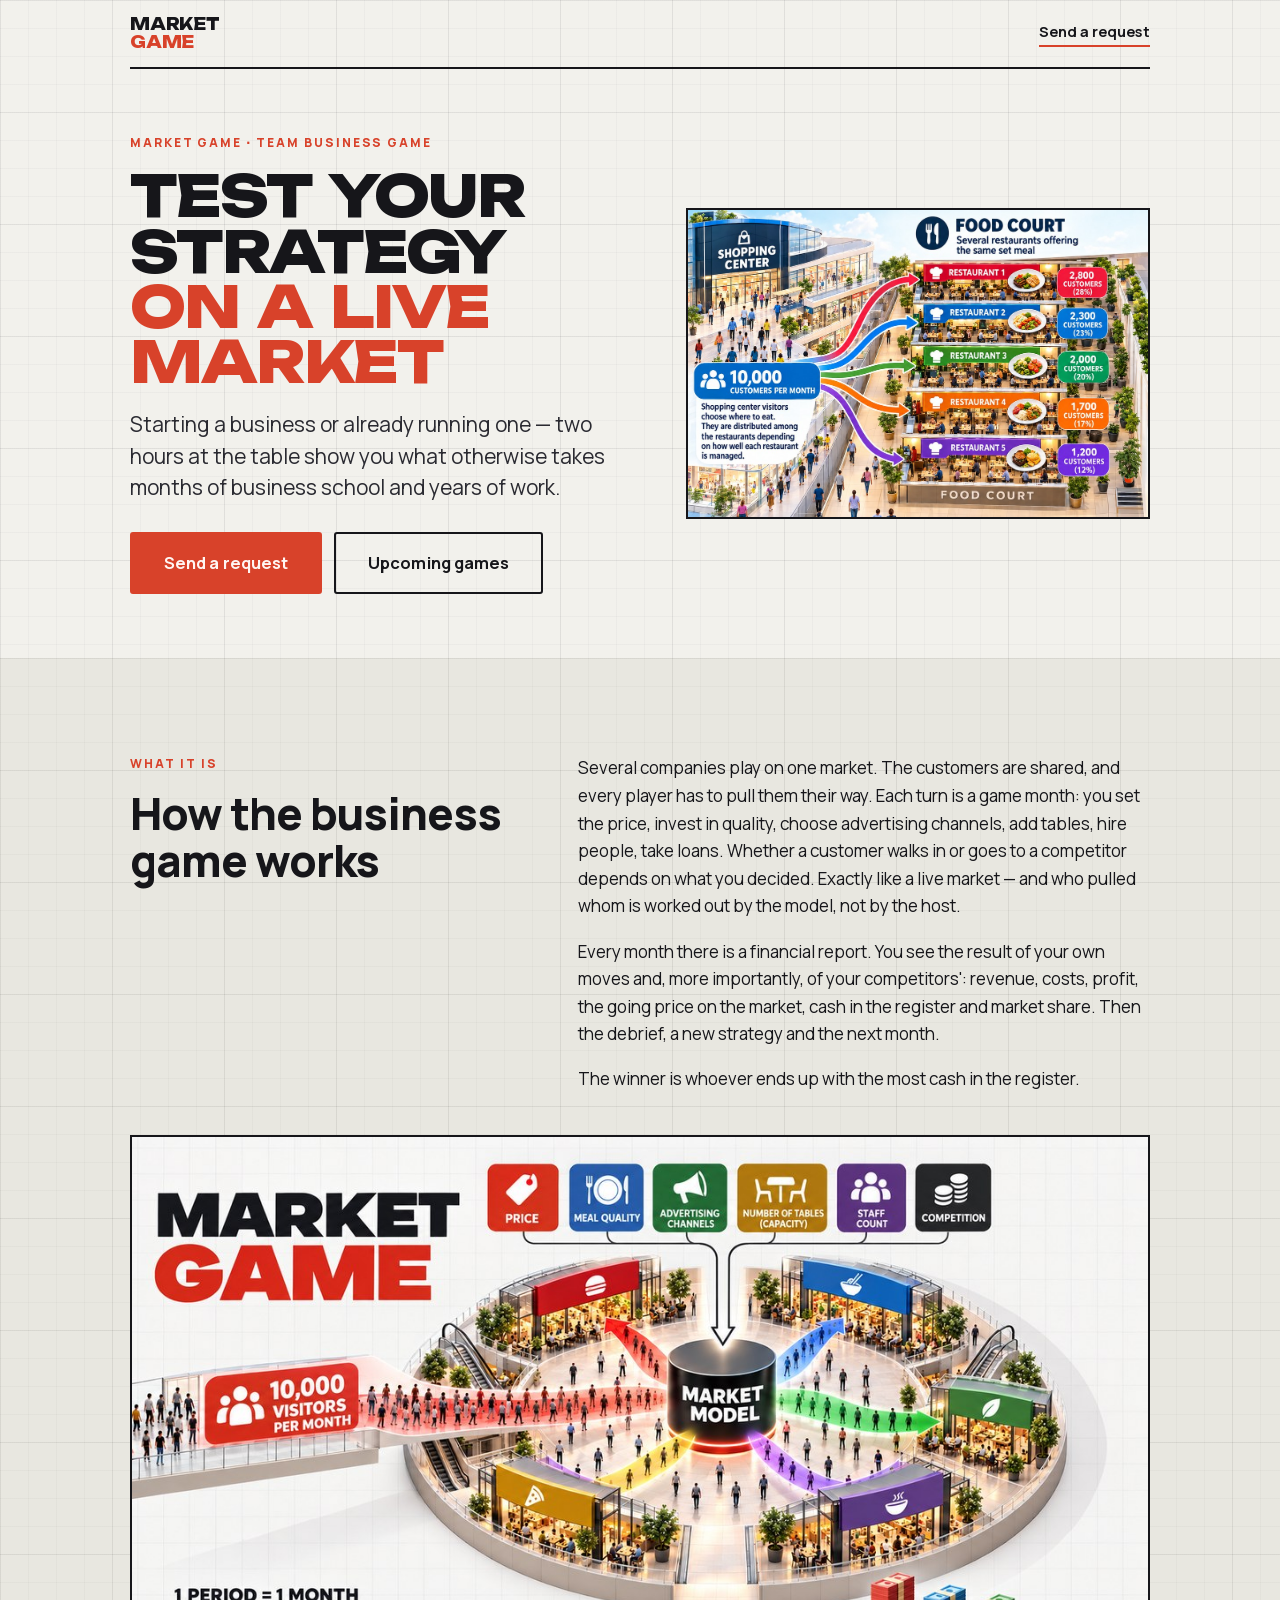
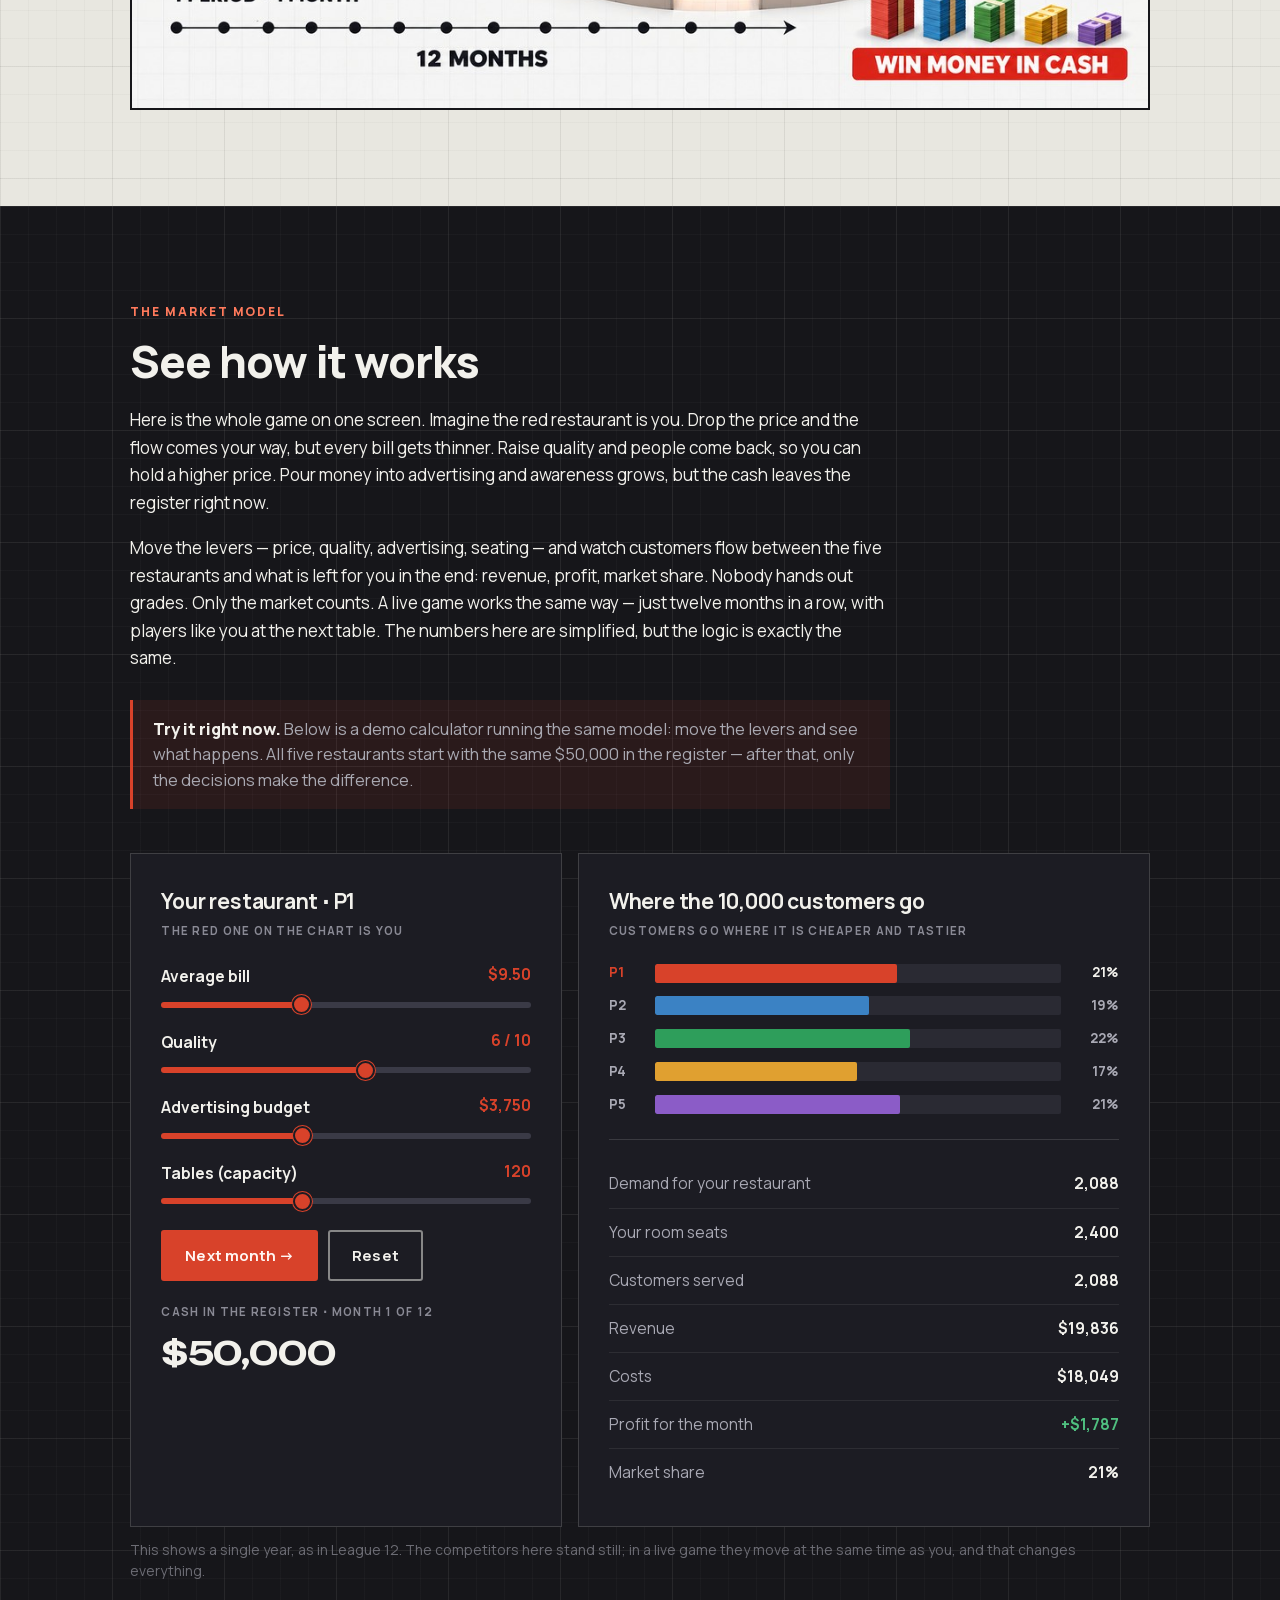
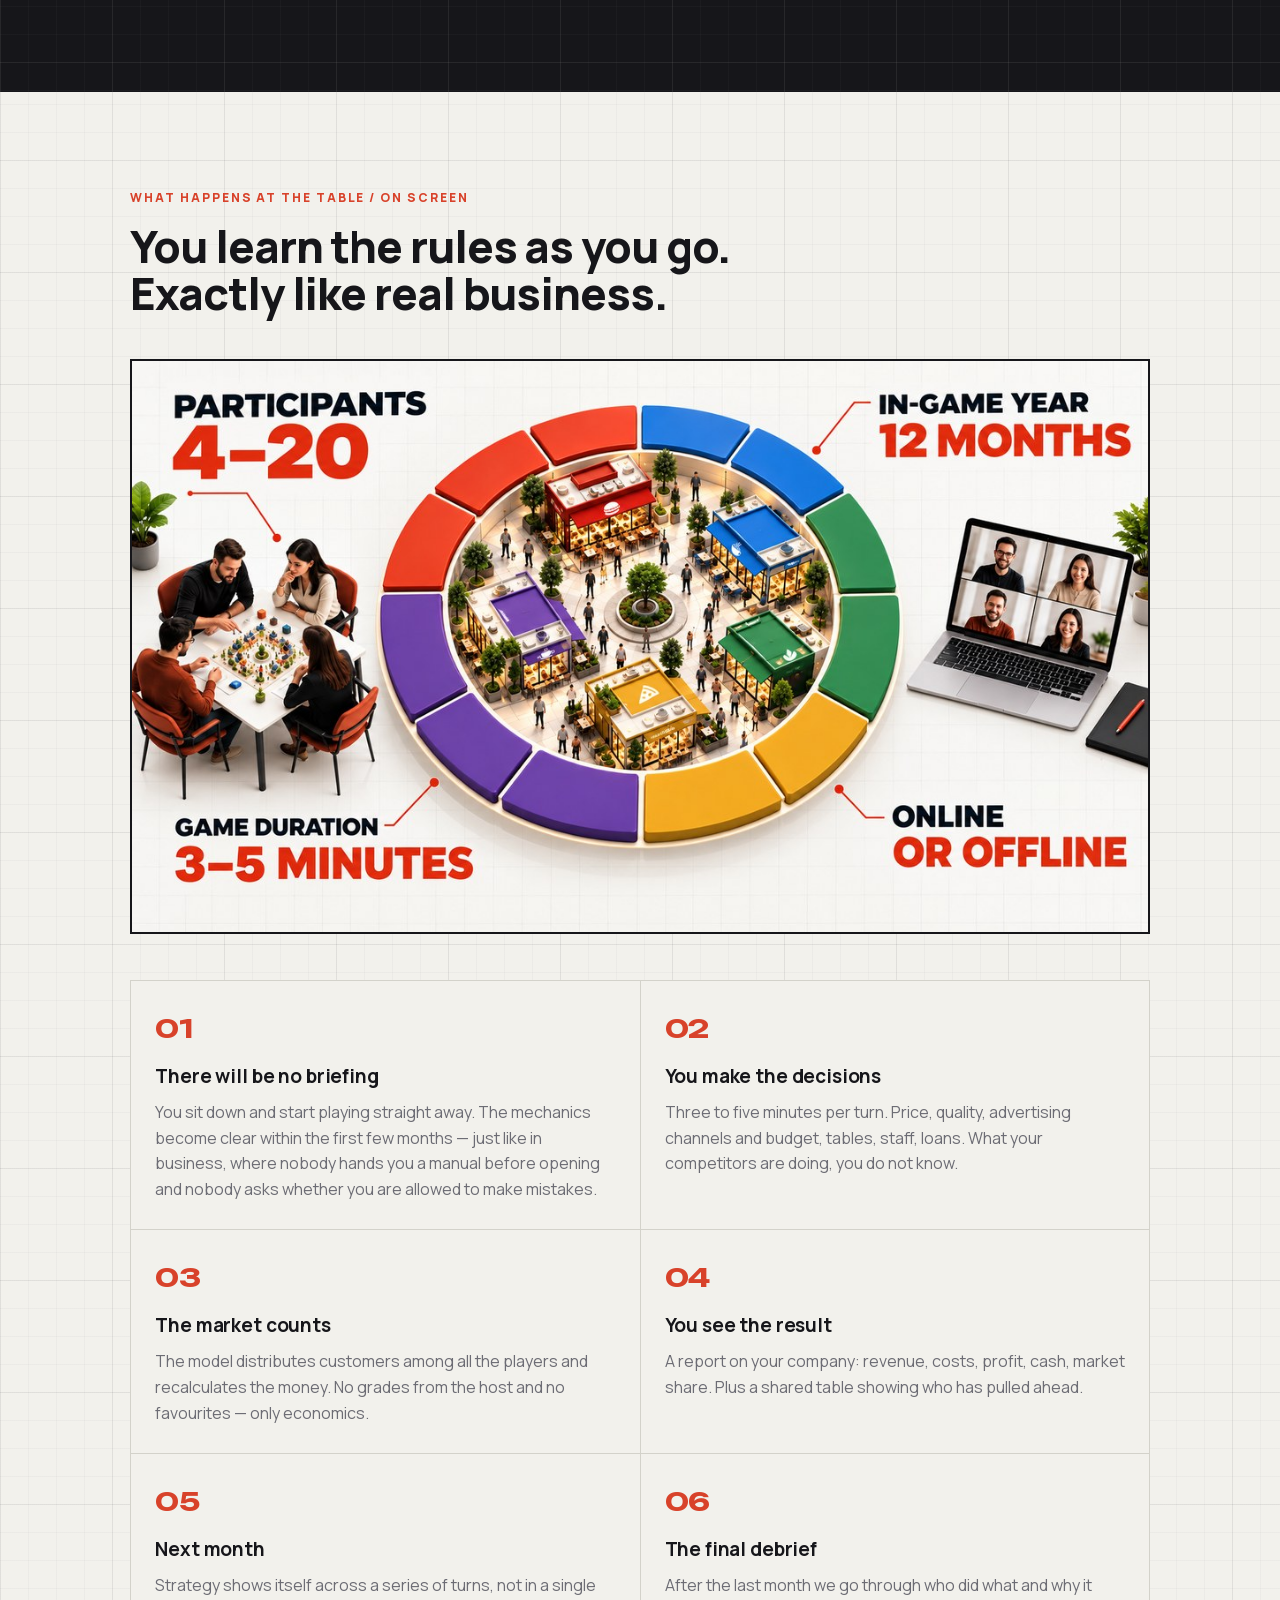
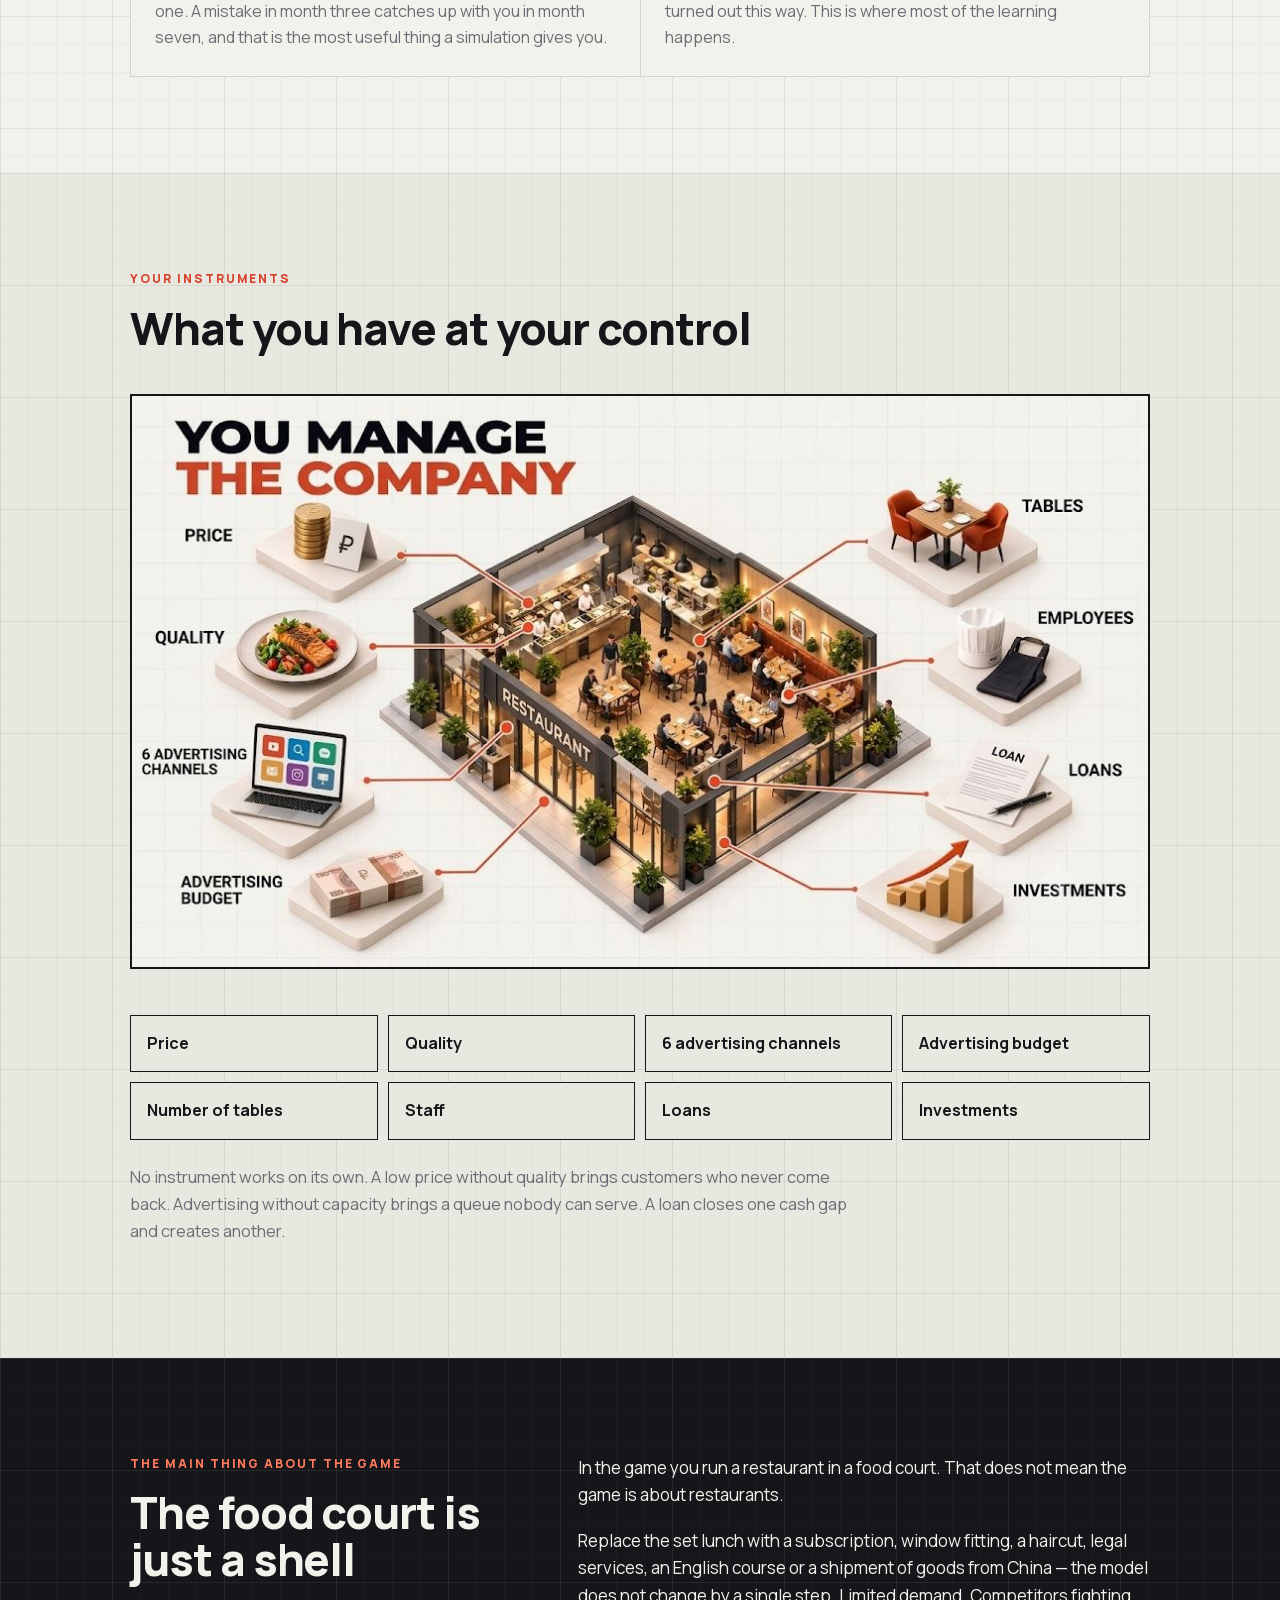
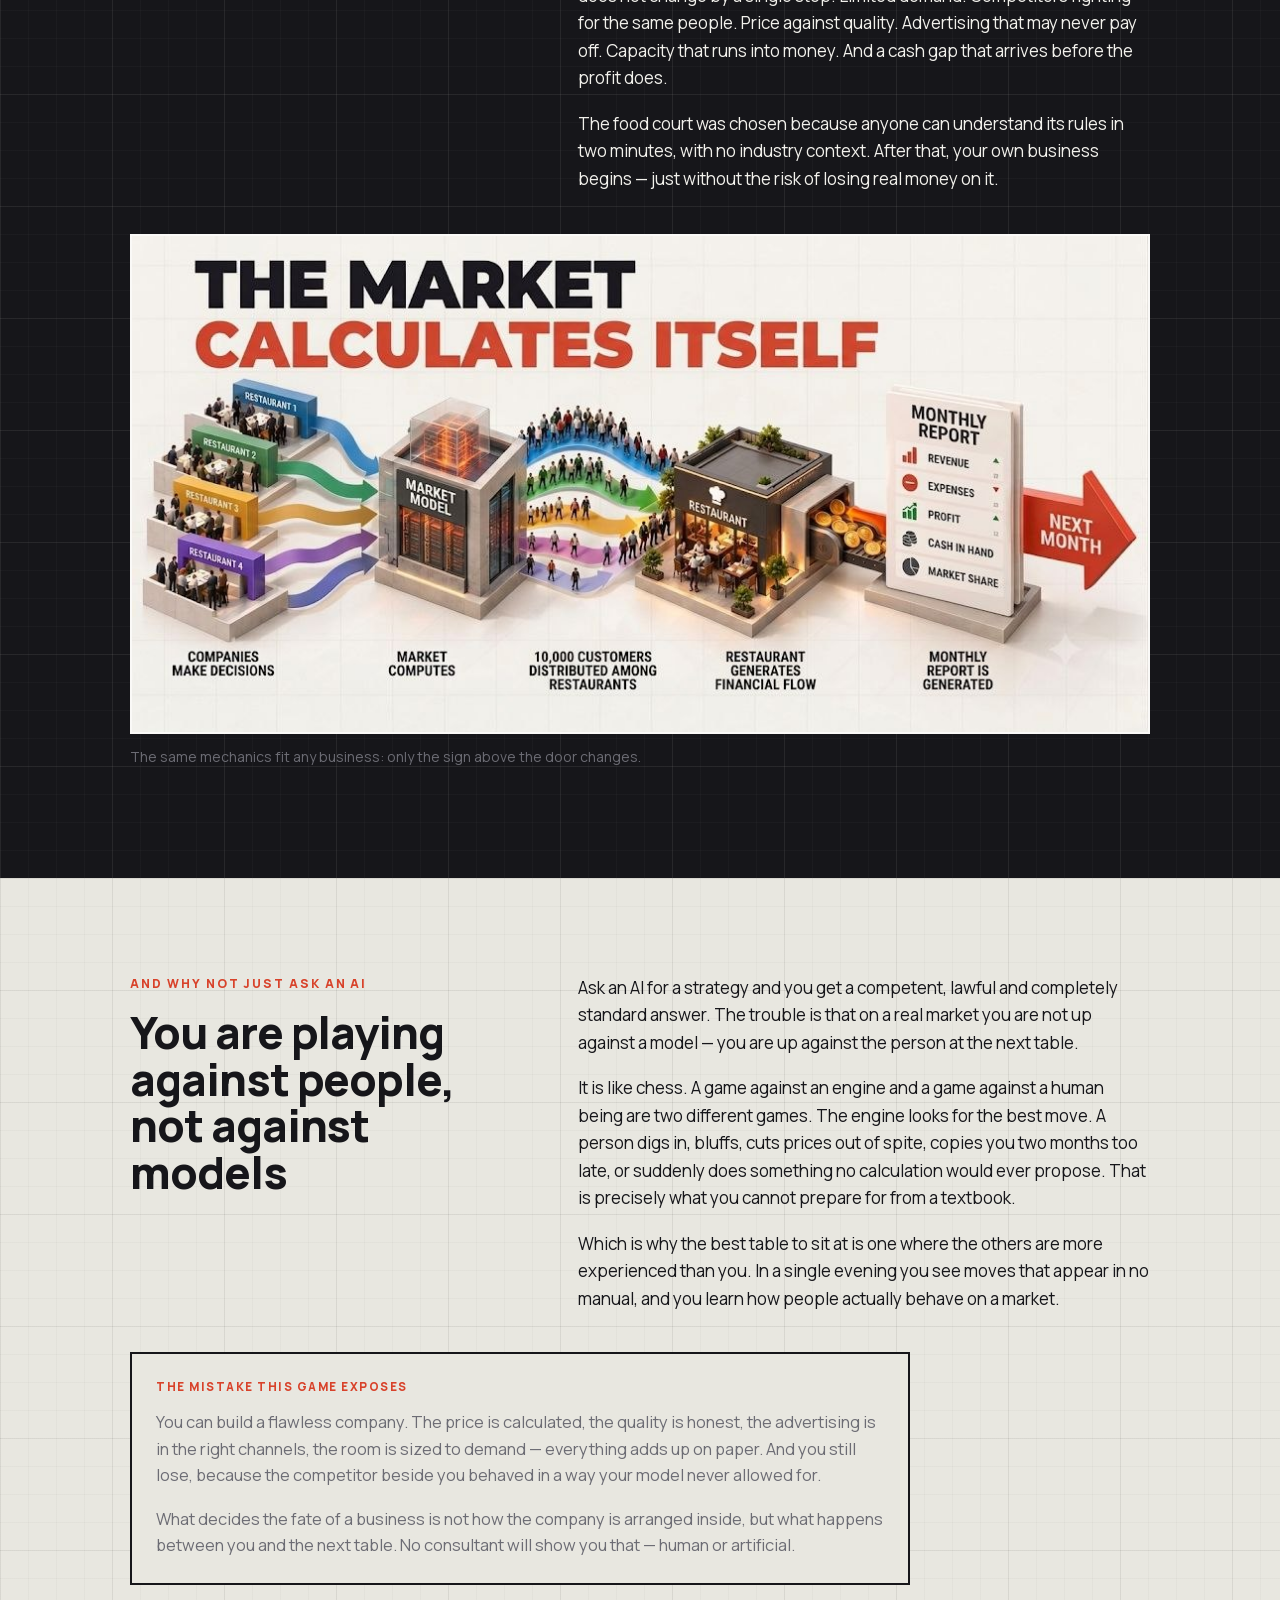
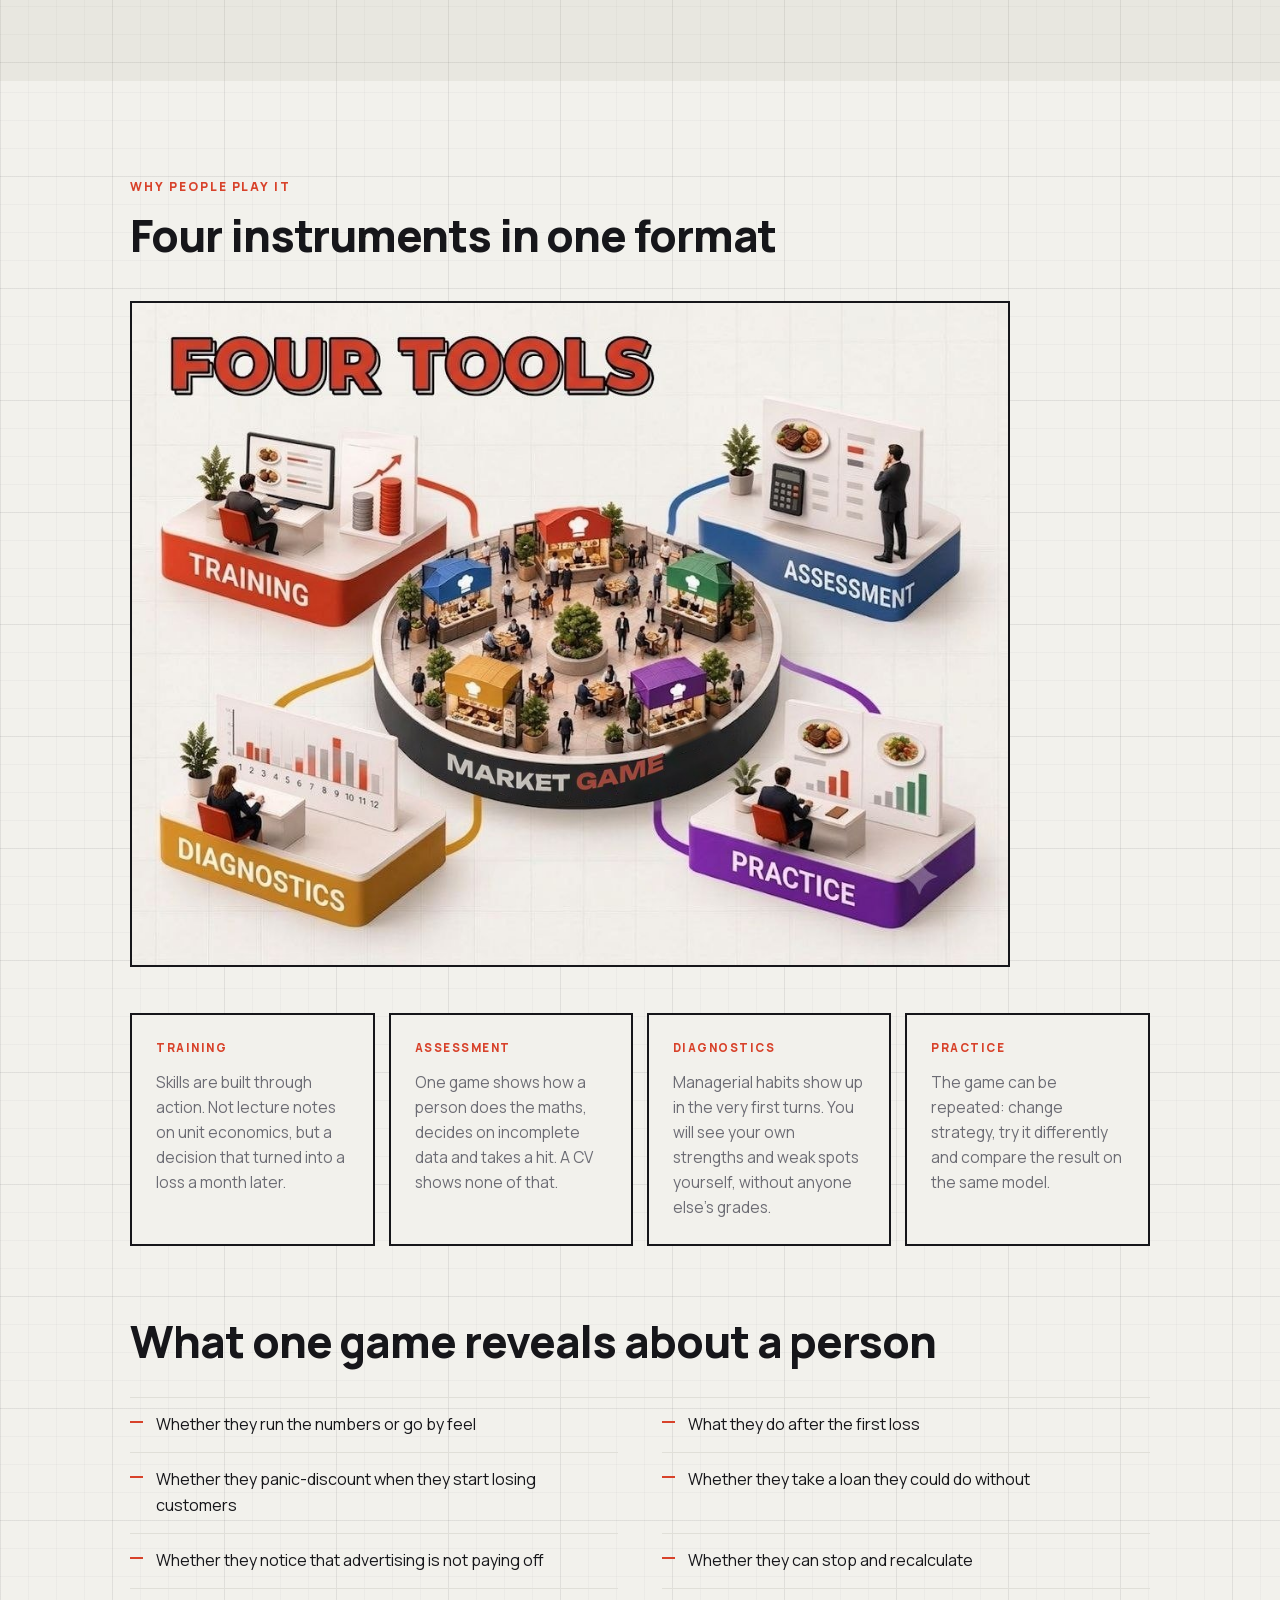
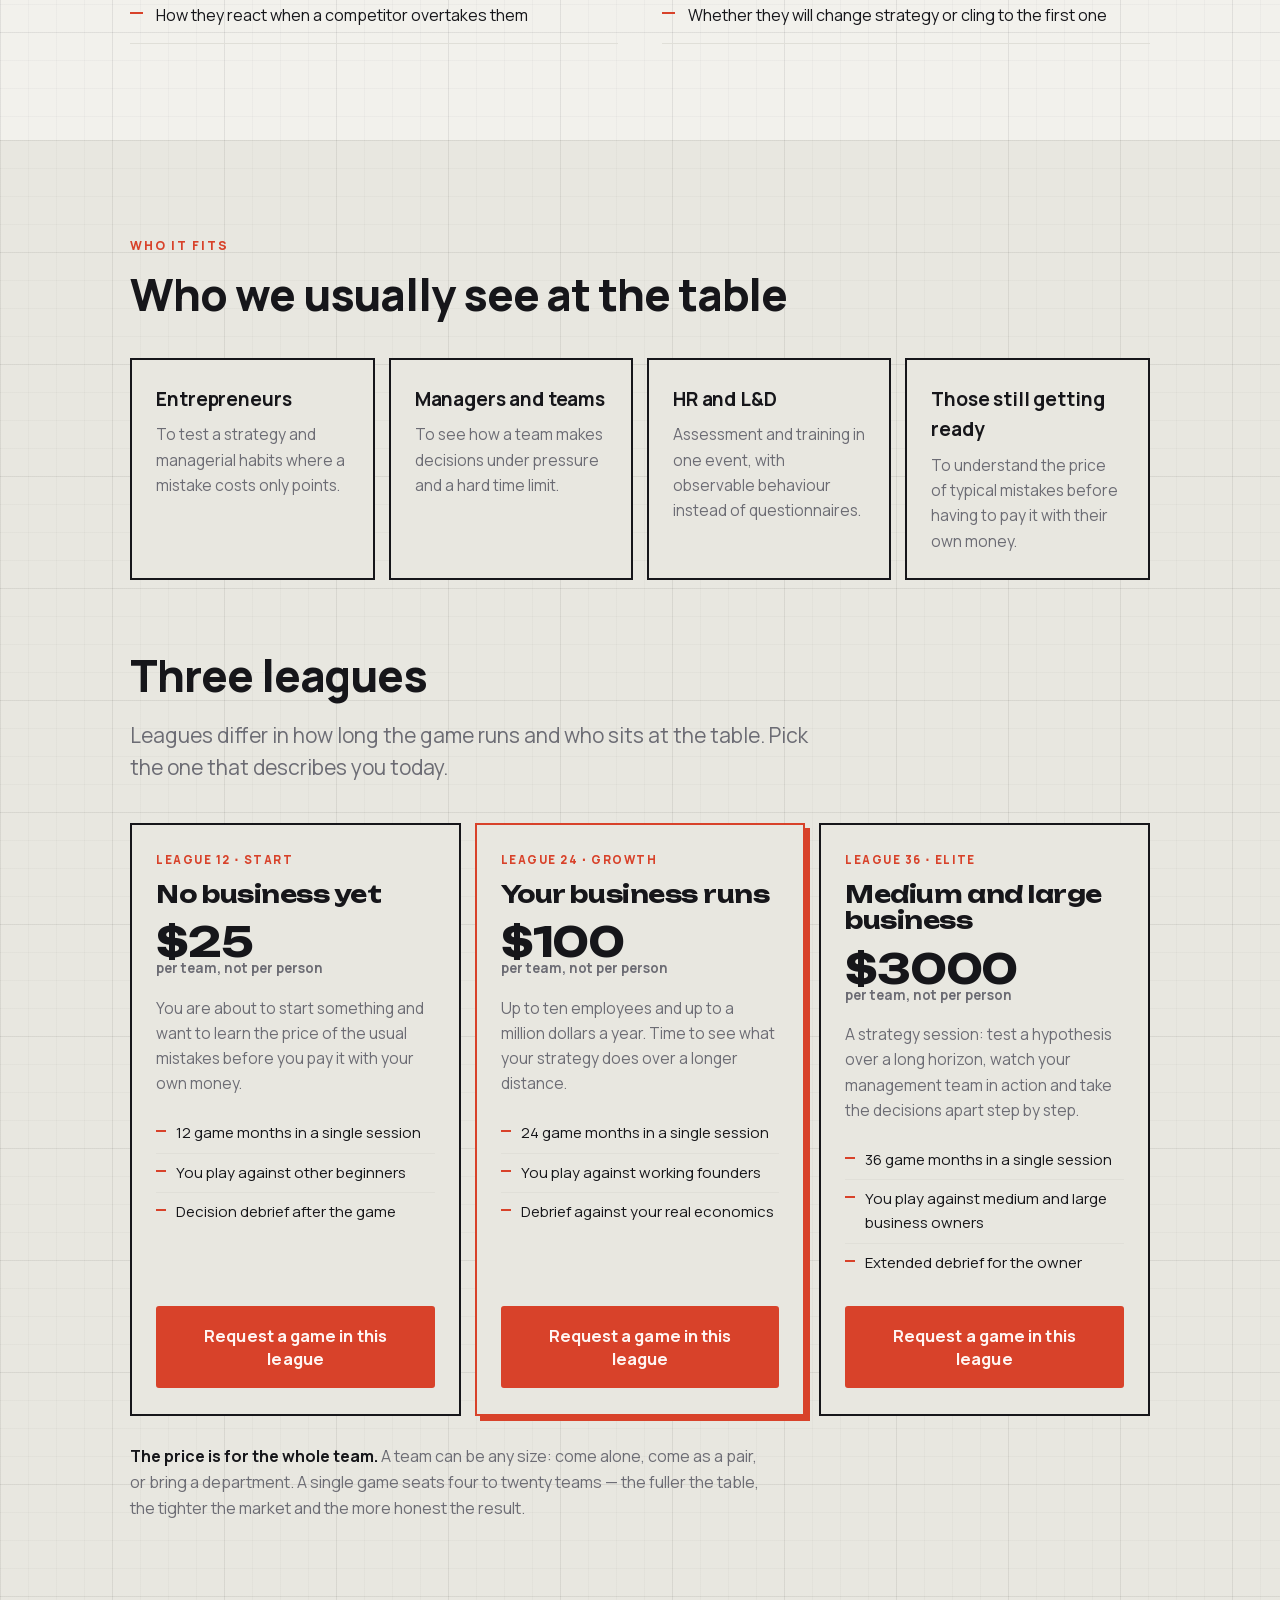
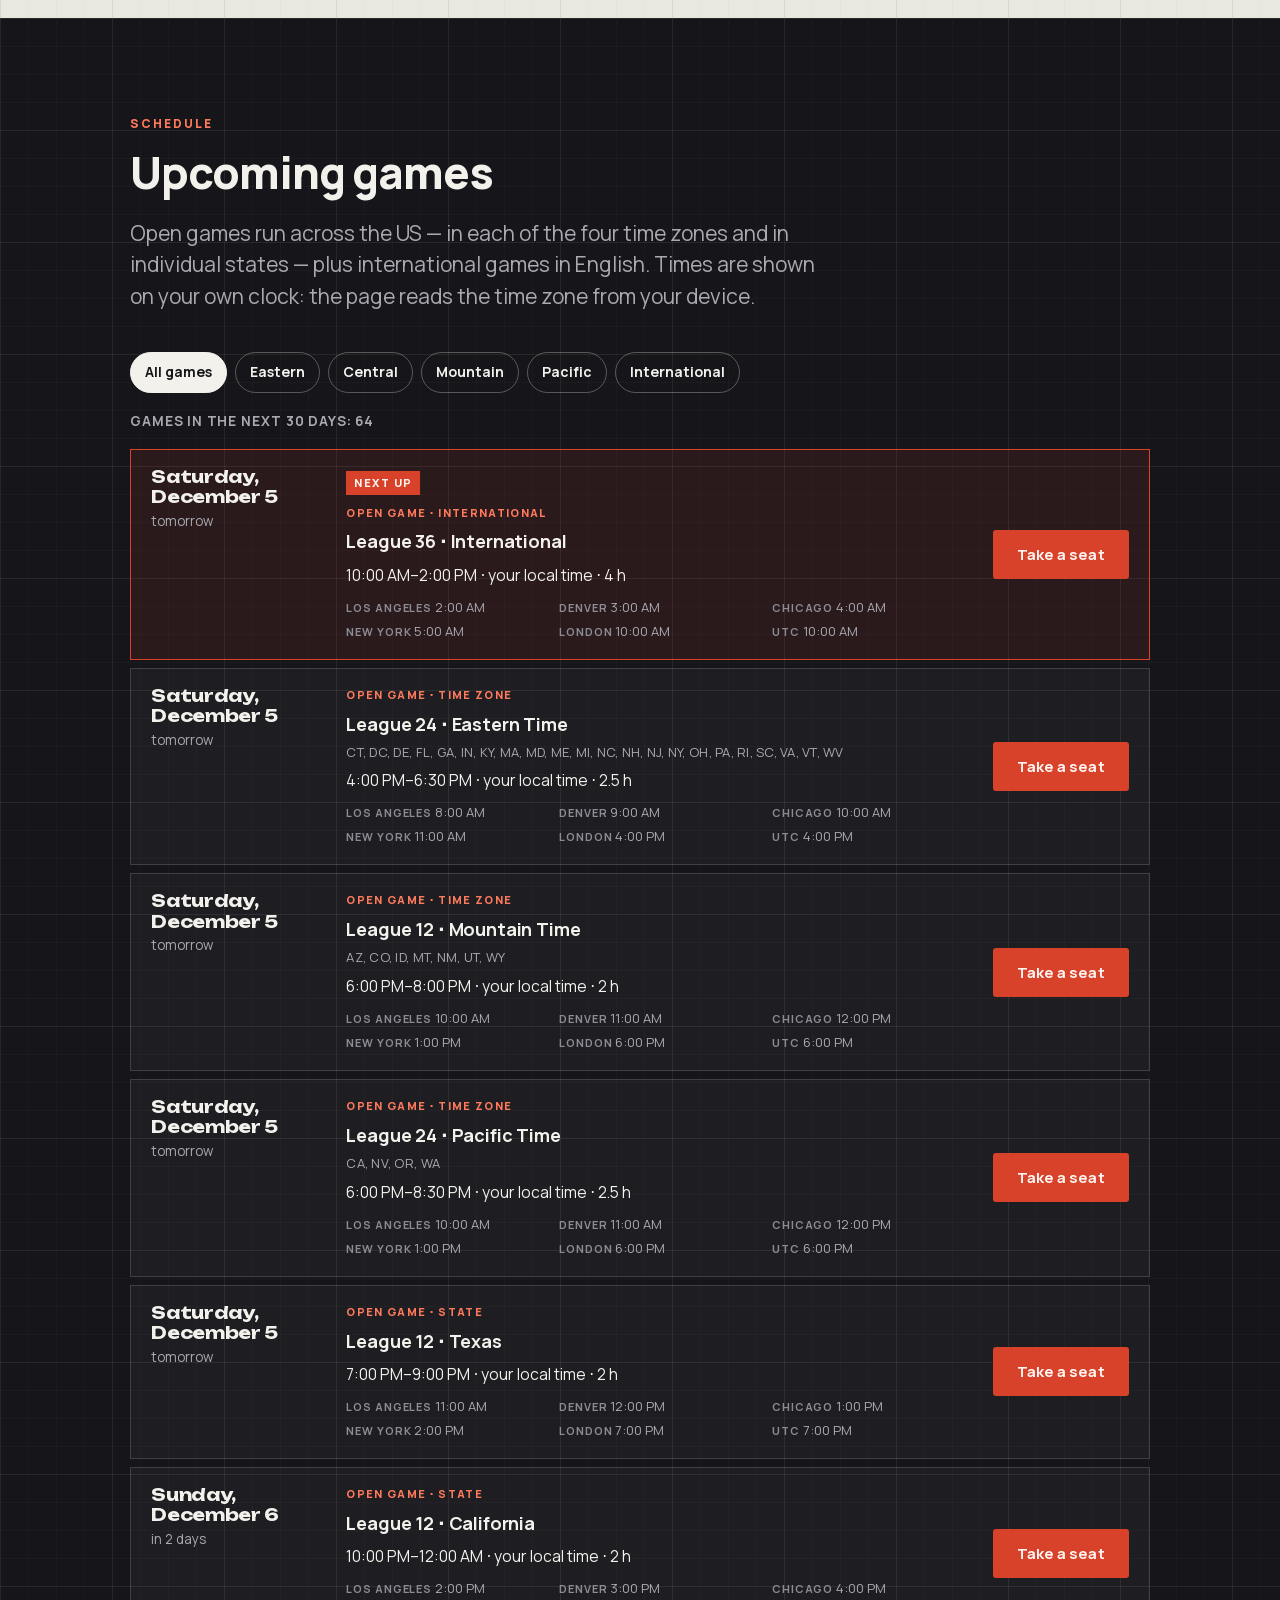
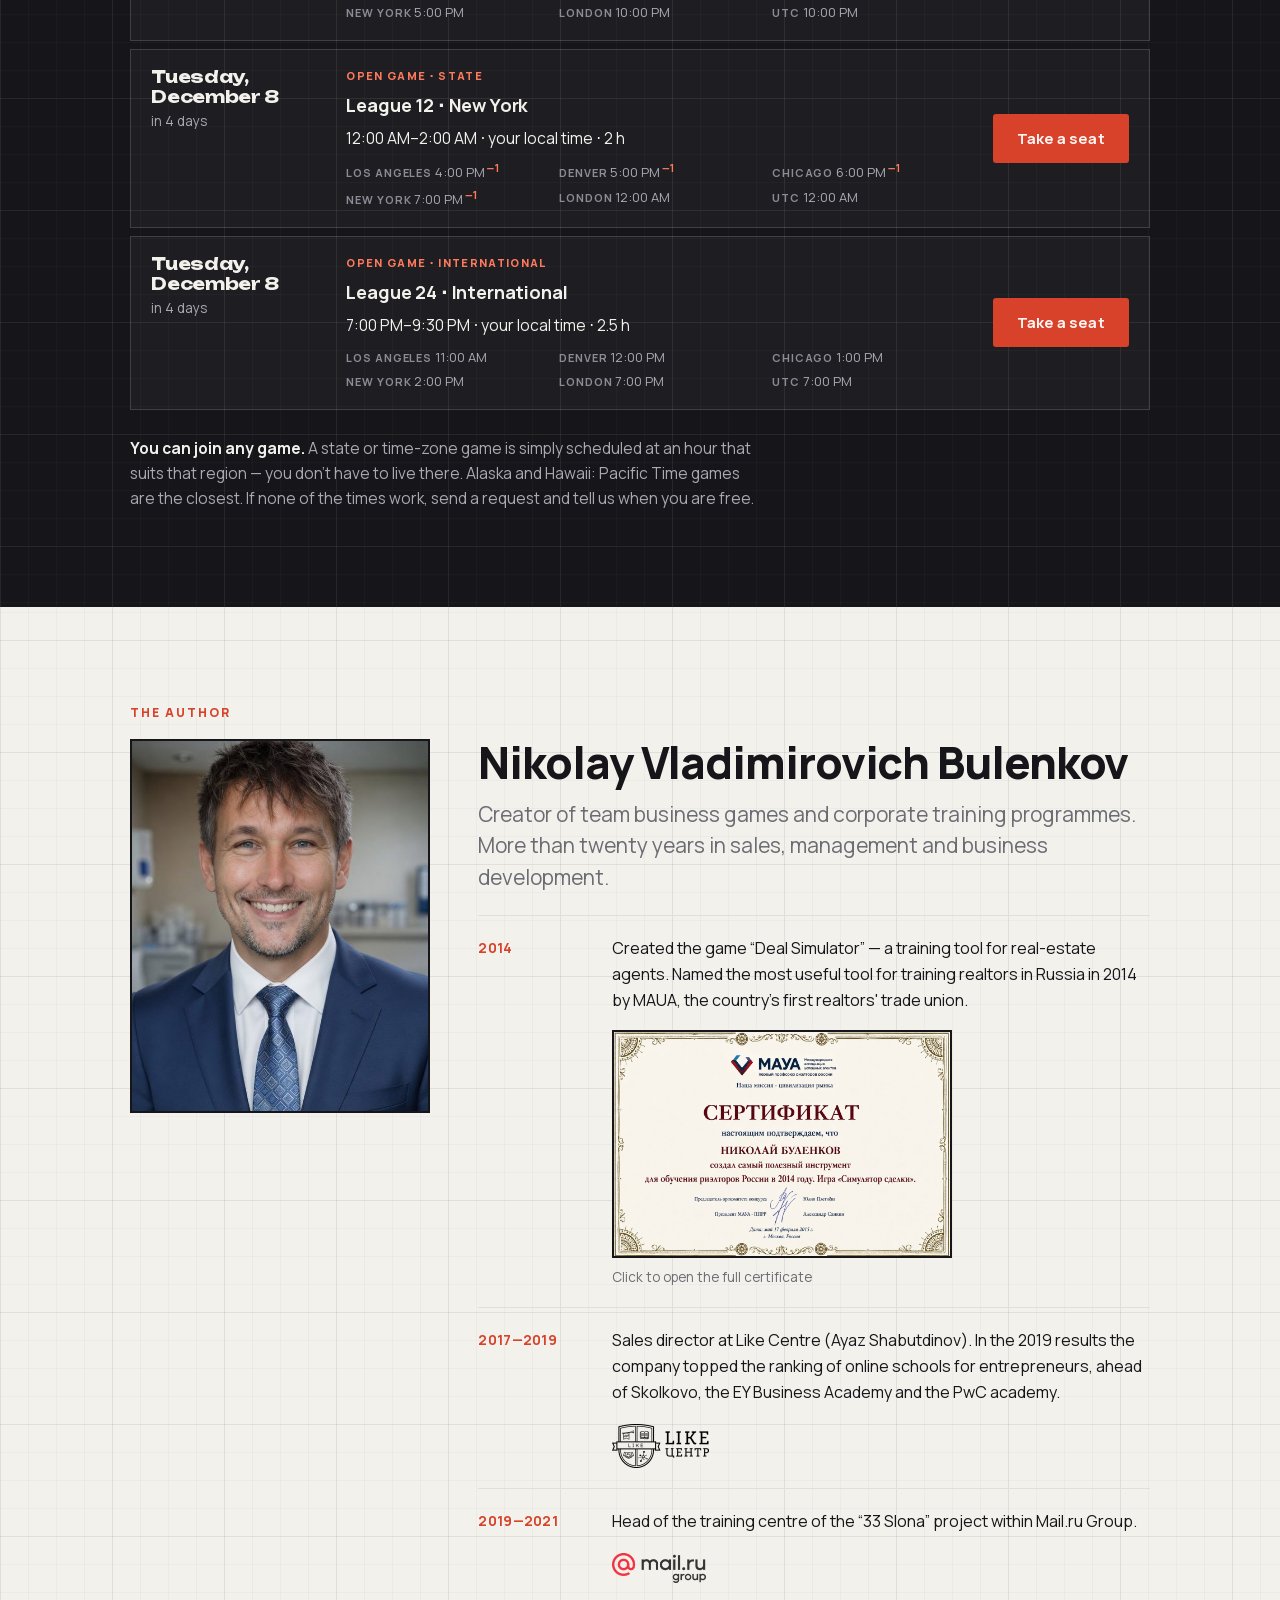
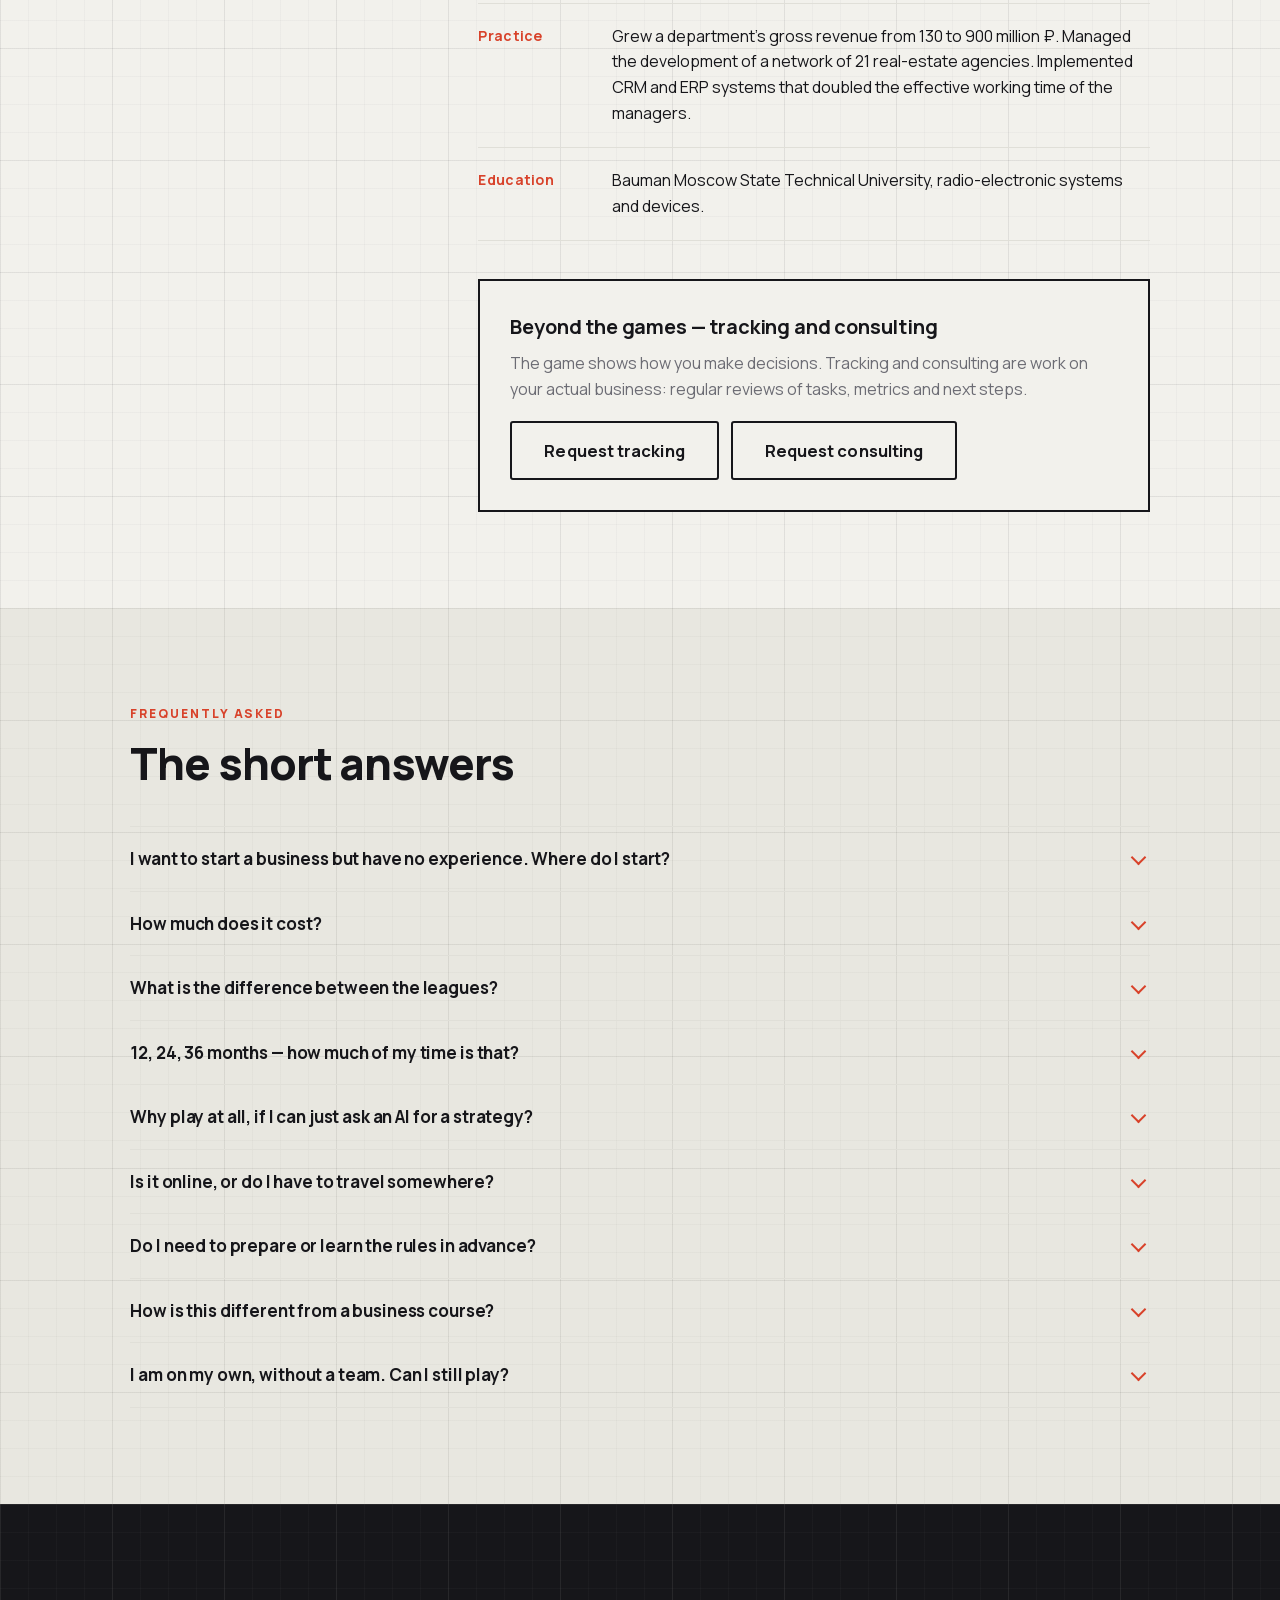
<file: index.html>
<!DOCTYPE html>
<html lang="en">
<head>
<meta charset="utf-8">
<meta name="viewport" content="width=device-width, initial-scale=1">
<title>Test Your Strategy on a Live Market — Market Game</title>
<meta name="description" content="Starting a business or already running one — test your strategy in a game before you put money behind it. One market, live competitors, a game year in a single session. Three leagues from $25 per team.">
<meta name="theme-color" content="#F2F1EC">
<link rel="icon" href="favicon.svg" type="image/svg+xml">
<link rel="canonical" href="https://marketgame.club/">


<meta property="og:type" content="website">
<meta property="og:locale" content="en_US">
<meta property="og:title" content="Test your strategy on a live market">
<meta property="og:description" content="A year of business in one game: one shared market, live competitors, and cash in the register as the only judge. From $25 per team.">
<meta property="og:image" content="https://marketgame.club/og-en.jpg">
<meta property="og:url" content="https://marketgame.club/">
<meta name="twitter:card" content="summary_large_image">

<link rel="stylesheet" href="styles.css">

<script type="application/ld+json">
{
  "@context": "https://schema.org",
  "@graph": [
    {
      "@type": "Organization",
      "@id": "https://marketgame.club/#org",
      "name": "Market Game",
      "url": "https://marketgame.club/",
      "logo": "https://marketgame.club/og-en.jpg",
      "founder": {
        "@type": "Person",
        "name": "Nikolay Vladimirovich Bulenkov",
        "jobTitle": "Creator of team business games",
        "alumniOf": "Bauman Moscow State Technical University"
      }
    },
    {
      "@type": "Product",
      "@id": "https://marketgame.club/#game",
      "name": "Market Game — team business simulation",
      "description": "A team business game: 4 to 20 teams compete for one shared market over 12, 24 or 36 game turns in a single session. A model distributes 10,000 customers by price, quality, advertising and capacity. Whoever ends with the most cash wins.",
      "brand": { "@id": "https://marketgame.club/#org" },
      "image": "https://marketgame.club/og-en.jpg",
      "category": "Business simulation, entrepreneurship training",
      "audience": {
        "@type": "Audience",
        "audienceType": "Aspiring and working entrepreneurs, managers, HR and L&D"
      },
      "offers": [
        {
          "@type": "Offer",
          "name": "League 12 · Start",
          "description": "12 game turns in a single session, for people who have no business yet. Priced per team of any size.",
          "price": "25",
          "priceCurrency": "USD",
          "availability": "https://schema.org/InStock",
          "url": "https://marketgame.club/#leagues"
        },
        {
          "@type": "Offer",
          "name": "League 24 · Growth",
          "description": "24 game turns in a single session, for owners of a running business with up to 10 employees and up to 1,000,000 USD annual revenue. Priced per team of any size.",
          "price": "100",
          "priceCurrency": "USD",
          "availability": "https://schema.org/InStock",
          "url": "https://marketgame.club/#leagues"
        },
        {
          "@type": "Offer",
          "name": "League 36 · Elite",
          "description": "36 game turns in a single session, a strategy session for medium and large business. Priced per team of any size.",
          "price": "3000",
          "priceCurrency": "USD",
          "availability": "https://schema.org/InStock",
          "url": "https://marketgame.club/#leagues"
        }
      ]
    },
    {
      "@type": "FAQPage",
      "@id": "https://marketgame.club/#faq",
      "mainEntity": [
        {
          "@type": "Question",
          "name": "I want to start a business but have no experience. Where do I start?",
          "acceptedAnswer": {
            "@type": "Answer",
            "text": "With a cheap mistake. In one evening the game walks you through what normally takes a year: you set a price, pour money into advertising, and run into a cash gap. Here the mistake costs points instead of savings. So when the same thing happens to your own money, you have already been through it and know how it ends."
          }
        },
        {
          "@type": "Question",
          "name": "How much does it cost?",
          "acceptedAnswer": {
            "@type": "Answer",
            "text": "Three leagues: 25 USD per team if you have no business yet; 100 USD if your business already runs, with up to ten employees and up to a million dollars a year; 3000 USD for a strategy session for medium and large companies. The price always covers the whole team, and a team can be any size."
          }
        },
        {
          "@type": "Question",
          "name": "What is the difference between the leagues?",
          "acceptedAnswer": {
            "@type": "Answer",
            "text": "Two things only: the length of the game and who else is at the table. League 12 is twelve turns among other beginners. League 24 is twenty-four turns among working founders. League 36 is thirty-six turns among owners of medium and large businesses. The market model itself is the same in every league — we do not tune it to your industry."
          }
        },
        {
          "@type": "Question",
          "name": "12, 24, 36 months — how much of my time is that?",
          "acceptedAnswer": {
            "@type": "Answer",
            "text": "The months are game months, not calendar ones: you are not waiting a year, let alone three. The whole game runs in a single session, and one game month is one turn of three to five minutes. What differs between leagues is how many of those turns you get, and how far ahead the consequences of your decisions become visible."
          }
        },
        {
          "@type": "Question",
          "name": "Why play at all, if I can just ask an AI for a strategy?",
          "acceptedAnswer": {
            "@type": "Answer",
            "text": "An AI will hand you a competent, standard strategy — which is exactly what never happens on a real market. There you are up against people: they dig in, bluff, cut prices out of spite and make moves no calculation would allow for. The game gives you what no consultant can — how competitors actually behave, rather than a textbook derivation."
          }
        },
        {
          "@type": "Question",
          "name": "Is it online, or do I have to travel somewhere?",
          "acceptedAnswer": {
            "@type": "Answer",
            "text": "Both work. The mechanics are identical: you make decisions, the model does the maths, everyone sees the result. Offline adds live negotiation at the next table; online lets you assemble a team from different cities."
          }
        },
        {
          "@type": "Question",
          "name": "Do I need to prepare or learn the rules in advance?",
          "acceptedAnswer": {
            "@type": "Answer",
            "text": "No. There is no briefing before the game, and that is deliberate. The mechanics become clear within the first few months, exactly as in business, where nobody hands you a manual before opening day."
          }
        },
        {
          "@type": "Question",
          "name": "How is this different from a business course?",
          "acceptedAnswer": {
            "@type": "Answer",
            "text": "A course explains unit economics to you. Here you set the price yourself, lose customers yourself, and read the report that shows your advertising never paid off. Nobody hands out grades: only the market counts."
          }
        },
        {
          "@type": "Question",
          "name": "I am on my own, without a team. Can I still play?",
          "acceptedAnswer": {
            "@type": "Answer",
            "text": "Yes. A team of one is still a team, and the price is the same. You will be playing against the other participants, not against the host."
          }
        }
      ]
    }
  ]
}
</script>
</head>
<body>

<header class="wrap">
  <div class="bar">
    <div class="logo">Market<br><em>Game</em></div>
    <div class="bar__right">
      <a class="bar__tg" href="#leagues" data-lead="">Send a request</a>
    </div>
  </div>
</header>

<!-- HERO -->
<section class="wrap hero">
  <div class="hero__in">
    <div>
      <span class="eyebrow">MARKET GAME · TEAM BUSINESS GAME</span>
      <h1>Test your strategy<span>on a live market</span></h1>
      <p class="lede">Starting a business or already running one — two hours at the table show you what otherwise takes months of business school and years of work.</p>
      <div class="btns">
        <button type="button" class="btn" data-lead="">Send a request</button>
        <a class="btn btn--line" href="#calendar">Upcoming games</a>
      </div>
    </div>
    <div class="hero__pic">
      <img src="hero-en.jpg" width="1150" height="767" alt="Game diagram: the flow of shopping mall customers is distributed among competing food court restaurants" fetchpriority="high">
    </div>
  </div>

</section>

<!-- WHAT IT IS -->
<section class="sect sect--tint">
  <div class="wrap">
    <div class="split">
    <div>
      <span class="eyebrow">WHAT IT IS</span>
      <h2>How the business game works</h2>
    </div>
    <div class="prose">
      <p>Several companies play on one market. The customers are shared, and every player has to pull them their way. Each turn is a game month: you set the price, invest in quality, choose advertising channels, add tables, hire people, take loans. Whether a customer walks in or goes to a competitor depends on what you decided. Exactly like a live market — and who pulled whom is worked out by the model, not by the host.</p>
      <p>Every month there is a financial report. You see the result of your own moves and, more importantly, of your competitors': revenue, costs, profit, the going price on the market, cash in the register and market share. Then the debrief, a new strategy and the next month.</p>
      <p>The winner is whoever ends up with the most cash in the register.</p>
    </div>
    </div>
    <figure class="figure"><img src="one-market-en.jpg" width="1150" height="647" alt="One market for everyone: a flow of 10,000 customers passes through the market model and is distributed among competing restaurants. One turn equals one month, a game year is twelve months" loading="lazy"></figure>
  </div>
</section>

<!-- MARKET MODEL -->
<section class="sect sect--dark" id="model">
  <div class="wrap">
    <span class="eyebrow">THE MARKET MODEL</span>
    <h2>See how it works</h2>
    <div class="prose" style="max-width:76ch">
      <p>Here is the whole game on one screen. Imagine the red restaurant is you. Drop the price and the flow comes your way, but every bill gets thinner. Raise quality and people come back, so you can hold a higher price. Pour money into advertising and awareness grows, but the cash leaves the register right now.</p>
      <p>Move the levers — price, quality, advertising, seating — and watch customers flow between the five restaurants and what is left for you in the end: revenue, profit, market share. Nobody hands out grades. Only the market counts. A live game works the same way — just twelve months in a row, with players like you at the next table. The numbers here are simplified, but the logic is exactly the same.</p>
    </div>

    <p class="simcta"><b>Try it right now.</b> Below is a demo calculator running the same model: move the levers and see what happens. All five restaurants start with the same $50,000 in the register — after that, only the decisions make the difference.</p>

    <div class="sim">
      <div class="sim__panel">
        <h3 class="sim__t">Your restaurant · P1</h3>
        <p class="sim__sub">The red one on the chart is you</p>

        <div class="sim__row">
          <label for="simPrice">Average bill</label><output id="outPrice">$9.50</output>
          <input type="range" id="simPrice" min="6.25" max="15" step="0.25" value="9.5" aria-describedby="outPrice">
        </div>
        <div class="sim__row">
          <label for="simQual">Quality</label><output id="outQual">6 / 10</output>
          <input type="range" id="simQual" min="1" max="10" step="1" value="6" aria-describedby="outQual">
        </div>
        <div class="sim__row">
          <label for="simAd">Advertising budget</label><output id="outAd">$3,750</output>
          <input type="range" id="simAd" min="0" max="10000" step="250" value="3750" aria-describedby="outAd">
        </div>
        <div class="sim__row">
          <label for="simTables">Tables (capacity)</label><output id="outTables">120</output>
          <input type="range" id="simTables" min="60" max="220" step="5" value="120" aria-describedby="outTables">
        </div>

        <div class="sim__btns">
          <button type="button" class="btn" id="simNext">Next month →</button>
          <button type="button" class="btn btn--line" id="simReset">Reset</button>
        </div>

        <p class="sim__cashlab" id="simCashLab">Cash in the register · month 1 of 12</p>
        <p class="sim__cash" id="simCash">$50,000</p>
        <p class="sim__verdict" id="simVerdict" hidden></p>
      </div>

      <div class="sim__panel">
        <h3 class="sim__t">Where the 10,000 customers go</h3>
        <p class="sim__sub">Customers go where it is cheaper and tastier</p>
        <div class="sim__bars" id="simBars"></div>
        <dl class="sim__stats" id="simStats"></dl>
        <p class="sim__warn" id="simWarn" hidden></p>
      </div>
    </div>
    <p class="figcap">This shows a single year, as in League 12. The competitors here stand still; in a live game they move at the same time as you, and that changes everything.</p>
  </div>
</section>


<!-- HOW IT RUNS -->
<section class="sect">
  <div class="wrap">
    <span class="eyebrow">WHAT HAPPENS AT THE TABLE&nbsp;/&nbsp;ON SCREEN</span>
    <h2>You learn the rules as you go.<br>Exactly like real business.</h2>
    <figure class="figure" style="margin-bottom:clamp(30px,4.5vw,46px)"><img src="format-en.jpg" width="1150" height="647" alt="Game format: 4 to 20 participants, a game year of twelve months, a turn of three to five minutes, online or offline" loading="lazy"></figure>
    <div class="steps">
      <article><h3>There will be no briefing</h3><p>You sit down and start playing straight away. The mechanics become clear within the first few months — just like in business, where nobody hands you a manual before opening and nobody asks whether you are allowed to make mistakes.</p></article>
      <article><h3>You make the decisions</h3><p>Three to five minutes per turn. Price, quality, advertising channels and budget, tables, staff, loans. What your competitors are doing, you do not know.</p></article>
      <article><h3>The market counts</h3><p>The model distributes customers among all the players and recalculates the money. No grades from the host and no favourites — only economics.</p></article>
      <article><h3>You see the result</h3><p>A report on your company: revenue, costs, profit, cash, market share. Plus a shared table showing who has pulled ahead.</p></article>
      <article><h3>Next month</h3><p>Strategy shows itself across a series of turns, not in a single one. A mistake in month three catches up with you in month seven, and that is the most useful thing a simulation gives you.</p></article>
      <article><h3>The final debrief</h3><p>After the last month we go through who did what and why it turned out this way. This is where most of the learning happens.</p></article>
    </div>
  </div>
</section>

<!-- INSTRUMENTS -->
<section class="sect sect--tint">
  <div class="wrap">
    <span class="eyebrow">YOUR INSTRUMENTS</span>
    <h2>What you have at your control</h2>
    <figure class="figure" style="margin-bottom:clamp(30px,4.5vw,46px)"><img src="your-company-en.jpg" width="1024" height="576" alt="You run a company: price, quality, six advertising channels, advertising budget, tables, staff, loans and investments" loading="lazy"></figure>
    <div class="tools">
      <span>Price</span><span>Quality</span>
      <span>6 advertising channels</span><span>Advertising budget</span>
      <span>Number of tables</span><span>Staff</span>
      <span>Loans</span><span>Investments</span>
    </div>
    <p class="mute" style="margin-top:24px;font-size:16.5px;max-width:74ch">No instrument works on its own. A low price without quality brings customers who never come back. Advertising without capacity brings a queue nobody can serve. A loan closes one cash gap and creates another.</p>
  </div>
</section>

<!-- THE SHELL -->
<section class="sect sect--dark">
  <div class="wrap">
    <div class="split">
    <div>
      <span class="eyebrow">THE MAIN THING ABOUT THE GAME</span>
      <h2>The food court is just a shell</h2>
    </div>
    <div class="prose">
      <p>In the game you run a restaurant in a food court. That does not mean the game is about restaurants.</p>
      <p>Replace the set lunch with a subscription, window fitting, a haircut, legal services, an English course or a shipment of goods from China — the model does not change by a single step. Limited demand. Competitors fighting for the same people. Price against quality. Advertising that may never pay off. Capacity that runs into money. And a cash gap that arrives before the profit does.</p>
      <p>The food court was chosen because anyone can understand its rules in two minutes, with no industry context. After that, your own business begins — just without the risk of losing real money on it.</p>
    </div>
    </div>
    <figure class="figure"><img src="market-calc-en.jpg" width="1024" height="500" alt="The market counts by itself: companies make decisions, the model calculates, 10,000 customers are split between restaurants, and a monthly report appears — revenue, costs, profit, cash and market share" loading="lazy"></figure>
    <p class="figcap">The same mechanics fit any business: only the sign above the door changes.</p>
  </div>
</section>

<!-- HUMANS, NOT MACHINES -->
<section class="sect sect--tint">
  <div class="wrap">
    <div class="split">
    <div>
      <span class="eyebrow">AND WHY NOT JUST ASK AN AI</span>
      <h2>You are playing against people, not against models</h2>
    </div>
    <div class="prose">
      <p>Ask an AI for a strategy and you get a competent, lawful and completely standard answer. The trouble is that on a real market you are not up against a model — you are up against the person at the next table.</p>
      <p>It is like chess. A game against an engine and a game against a human being are two different games. The engine looks for the best move. A person digs in, bluffs, cuts prices out of spite, copies you two months too late, or suddenly does something no calculation would ever propose. That is precisely what you cannot prepare for from a textbook.</p>
      <p>Which is why the best table to sit at is one where the others are more experienced than you. In a single evening you see moves that appear in no manual, and you learn how people actually behave on a market.</p>
    </div>
    </div>

    <div class="card" style="margin-top:clamp(26px,4vw,40px);max-width:78ch">
      <span class="card__tag">THE MISTAKE THIS GAME EXPOSES</span>
      <p style="font-size:16.5px">You can build a flawless company. The price is calculated, the quality is honest, the advertising is in the right channels, the room is sized to demand — everything adds up on paper. And you still lose, because the competitor beside you behaved in a way your model never allowed for.</p>
      <p style="font-size:16.5px;margin-top:1em">What decides the fate of a business is not how the company is arranged inside, but what happens between you and the next table. No consultant will show you that — human or artificial.</p>
    </div>
  </div>
</section>

<!-- FOUR USES -->
<section class="sect">
  <div class="wrap">
    <span class="eyebrow">WHY PEOPLE PLAY IT</span>
    <h2>Four instruments in one format</h2>
    <figure class="figure figure--mid" style="margin-bottom:clamp(30px,4.5vw,46px)"><img src="four-tools-en.jpg" width="1024" height="774" alt="Four uses of the game Market Game: training, assessment, diagnostics and practice" loading="lazy"></figure>
    <div class="cards cards--4">
      <div class="card"><span class="card__tag">TRAINING</span><p>Skills are built through action. Not lecture notes on unit economics, but a decision that turned into a loss a month later.</p></div>
      <div class="card"><span class="card__tag">ASSESSMENT</span><p>One game shows how a person does the maths, decides on incomplete data and takes a hit. A CV shows none of that.</p></div>
      <div class="card"><span class="card__tag">DIAGNOSTICS</span><p>Managerial habits show up in the very first turns. You will see your own strengths and weak spots yourself, without anyone else's grades.</p></div>
      <div class="card"><span class="card__tag">PRACTICE</span><p>The game can be repeated: change strategy, try it differently and compare the result on the same model.</p></div>
    </div>

    <h2 style="margin-top:clamp(44px,6vw,72px)">What one game reveals about a person</h2>
    <ul class="seen">
      <li>Whether they run the numbers or go by feel</li>
      <li>What they do after the first loss</li>
      <li>Whether they panic-discount when they start losing customers</li>
      <li>Whether they take a loan they could do without</li>
      <li>Whether they notice that advertising is not paying off</li>
      <li>Whether they can stop and recalculate</li>
      <li>How they react when a competitor overtakes them</li>
      <li>Whether they will change strategy or cling to the first one</li>
    </ul>
  </div>
</section>

<!-- WHO IT FITS -->
<section class="sect sect--tint">
  <div class="wrap">
    <span class="eyebrow">WHO IT FITS</span>
    <h2>Who we usually see at the table</h2>
    <div class="cards cards--4">
      <div class="card"><h3>Entrepreneurs</h3><p>To test a strategy and managerial habits where a mistake costs only points.</p></div>
      <div class="card"><h3>Managers and teams</h3><p>To see how a team makes decisions under pressure and a hard time limit.</p></div>
      <div class="card"><h3>HR and L&amp;D</h3><p>Assessment and training in one event, with observable behaviour instead of questionnaires.</p></div>
      <div class="card"><h3>Those still getting ready</h3><p>To understand the price of typical mistakes before having to pay it with their own money.</p></div>
    </div>

    <h2 id="leagues" style="margin-top:clamp(44px,6vw,72px)">Three leagues</h2>
    <p class="lede">Leagues differ in how long the game runs and who sits at the table. Pick the one that describes you today.</p>
    <div class="leagues">

      <div class="league">
        <span class="league__tag">LEAGUE 12 · START</span>
        <p class="league__name">No business yet</p>
        <p class="league__price">$25<span class="league__per">per team, not per person</span></p>
        <p class="league__who">You are about to start something and want to learn the price of the usual mistakes before you pay it with your own money.</p>
        <ul class="league__facts">
          <li>12 game months in a single session</li>
          <li>You play against other beginners</li>
          <li>Decision debrief after the game</li>
        </ul>
        <button type="button" class="btn" data-lead="l12">Request a game in this league</button>
      </div>

      <div class="league league--hot">
        <span class="league__tag">LEAGUE 24 · GROWTH</span>
        <p class="league__name">Your business runs</p>
        <p class="league__price">$100<span class="league__per">per team, not per person</span></p>
        <p class="league__who">Up to ten employees and up to a million dollars a year. Time to see what your strategy does over a longer distance.</p>
        <ul class="league__facts">
          <li>24 game months in a single session</li>
          <li>You play against working founders</li>
          <li>Debrief against your real economics</li>
        </ul>
        <button type="button" class="btn" data-lead="l24">Request a game in this league</button>
      </div>

      <div class="league">
        <span class="league__tag">LEAGUE 36 · ELITE</span>
        <p class="league__name">Medium and large business</p>
        <p class="league__price">$3000<span class="league__per">per team, not per person</span></p>
        <p class="league__who">A strategy session: test a hypothesis over a long horizon, watch your management team in action and take the decisions apart step by step.</p>
        <ul class="league__facts">
          <li>36 game months in a single session</li>
          <li>You play against medium and large business owners</li>
          <li>Extended debrief for the owner</li>
        </ul>
        <button type="button" class="btn" data-lead="l36">Request a game in this league</button>
      </div>

    </div>
    <p class="leaguenote"><b>The price is for the whole team.</b> A team can be any size: come alone, come as a pair, or bring a department. A single game seats four to twenty teams — the fuller the table, the tighter the market and the more honest the result.</p>
  </div>
</section>

<!-- SCHEDULE -->
<section class="sect sect--dark" id="calendar">
  <div class="wrap">
    <span class="eyebrow">SCHEDULE</span>
    <h2>Upcoming games</h2>
    <p class="lede">Open games run across the US — in each of the four time zones and in individual states — plus international games in English. Times are shown on your own clock: the page reads the time zone from your device.</p>
    <div class="schedule" id="schedule">
      <p class="mute">Turn on JavaScript to see the schedule — or just send a request and a manager will name the nearest dates.</p>
    </div>
    <p class="schedule__note"><b>You can join any game.</b> A state or time-zone game is simply scheduled at an hour that suits that region — you don't have to live there. Alaska and Hawaii: Pacific Time games are the closest. If none of the times work, send a request and tell us when you are free.</p>
  </div>
</section>

<!-- AUTHOR -->
<section class="sect">
  <div class="wrap">
    <span class="eyebrow">THE AUTHOR</span>
    <div class="author">
      <div>
        <img class="author__photo" src="author.jpg" width="560" height="700" alt="Nikolay Vladimirovich Bulenkov" loading="lazy">
      </div>
      <div>
        <h2 style="margin-bottom:.3em">Nikolay Vladimirovich Bulenkov</h2>
        <p class="lede">Creator of team business games and corporate training programmes. More than twenty years in sales, management and business development.</p>
        <ul class="regs">
          <li>
            <b>2014</b>
            <div>
              <p>Created the game “Deal Simulator” — a training tool for real-estate agents. Named the most useful tool for training realtors in Russia in 2014 by MAUA, the country's first realtors' trade union.</p>
              <a class="cert" href="cert.jpg" target="_blank" rel="noopener">
                <img src="cert.jpg" width="1200" height="799" alt="MAUA certificate: Nikolay Bulenkov created the most useful tool for training realtors in Russia in 2014 — the game Deal Simulator" loading="lazy">
              </a>
              <span class="viscap">Click to open the full certificate</span>
            </div>
          </li>
          <li>
            <b>2017—2019</b>
            <div>
              <p>Sales director at Like Centre (Ayaz Shabutdinov). In the 2019 results the company topped the ranking of online schools for entrepreneurs, ahead of Skolkovo, the EY Business Academy and the PwC academy.</p>
              <img class="orglogo orglogo--like" src="logo-like.png" width="194" height="88" alt="Like Centre" loading="lazy">
            </div>
          </li>
          <li>
            <b>2019—2021</b>
            <div>
              <p>Head of the training centre of the “33 Slona” project within Mail.ru&nbsp;Group.</p>
              <img class="orglogo orglogo--mail" src="logo-mailru.png" width="187" height="60" alt="Mail.ru Group" loading="lazy">
            </div>
          </li>
          <li>
            <b>Practice</b>
            <div><p>Grew a department's gross revenue from 130 to 900 million ₽. Managed the development of a network of 21 real-estate agencies. Implemented CRM and ERP systems that doubled the effective working time of the managers.</p></div>
          </li>
          <li>
            <b>Education</b>
            <div><p>Bauman Moscow State Technical University, radio-electronic systems and devices.</p></div>
          </li>
        </ul>

        <div class="offer">
          <h3>Beyond the games — tracking and consulting</h3>
          <p>The game shows how you make decisions. Tracking and consulting are work on your actual business: regular reviews of tasks, metrics and next steps.</p>
          <div class="btns" style="margin-top:18px">
            <button type="button" class="btn btn--line" data-lead="tracking">Request tracking</button>
            <button type="button" class="btn btn--line" data-lead="consulting">Request consulting</button>
          </div>
        </div>
      </div>
    </div>
  </div>
</section>

<!-- FAQ -->
<section class="sect sect--tint">
  <div class="wrap">
    <span class="eyebrow">FREQUENTLY ASKED</span>
    <h2>The short answers</h2>
    <div class="faq">
      <details>
        <summary>I want to start a business but have no experience. Where do I start?</summary>
        <p class="faq__a">With a cheap mistake. In one evening the game walks you through what normally takes a year: you set a price, pour money into advertising, and run into a cash gap. Here the mistake costs points instead of savings. So when the same thing happens to your own money, you have already been through it and know how it ends.</p>
      </details>
      <details>
        <summary>How much does it cost?</summary>
        <p class="faq__a">Three leagues: $25 per team if you have no business yet; $100 if your business already runs — up to ten employees and up to a million dollars a year; $3000 for a strategy session for medium and large companies. The price always covers the whole team, and a team can be any size.</p>
      </details>
      <details>
        <summary>What is the difference between the leagues?</summary>
        <p class="faq__a">Two things only: the length of the game and who else is at the table. League 12 is twelve turns among other beginners. League 24 is twenty-four turns among working founders. League 36 is thirty-six turns among owners of medium and large businesses. The market model itself is the same in every league — we do not tune it to your industry.</p>
      </details>
      <details>
        <summary>12, 24, 36 months — how much of my time is that?</summary>
        <p class="faq__a">The months are game months, not calendar ones: you are not waiting a year, let alone three. The whole game runs in a single session, and one game month is one turn of three to five minutes. What differs between leagues is how many of those turns you get, and how far ahead the consequences of your decisions become visible.</p>
      </details>
      <details>
        <summary>Why play at all, if I can just ask an AI for a strategy?</summary>
        <p class="faq__a">An AI will hand you a competent, standard strategy — which is exactly what never happens on a real market. There you are up against people: they dig in, bluff, cut prices out of spite and make moves no calculation would allow for. The game gives you what no consultant can — how competitors actually behave, rather than a textbook derivation.</p>
      </details>
      <details>
        <summary>Is it online, or do I have to travel somewhere?</summary>
        <p class="faq__a">Both work. The mechanics are identical: you make decisions, the model does the maths, everyone sees the result. Offline adds live negotiation at the next table; online lets you assemble a team from different cities.</p>
      </details>
      <details>
        <summary>Do I need to prepare or learn the rules in advance?</summary>
        <p class="faq__a">No. There is no briefing before the game, and that is deliberate. The mechanics become clear within the first few months, exactly as in business, where nobody hands you a manual before opening day.</p>
      </details>
      <details>
        <summary>How is this different from a business course?</summary>
        <p class="faq__a">A course explains unit economics to you. Here you set the price yourself, lose customers yourself, and read the report that shows your advertising never paid off. Nobody hands out grades: only the market counts.</p>
      </details>
      <details>
        <summary>I am on my own, without a team. Can I still play?</summary>
        <p class="faq__a">Yes. A team of one is still a team, and the price is the same. You will be playing against the other participants, not against the host.</p>
      </details>
    </div>
  </div>
</section>

<!-- FINAL -->
<section class="sect sect--dark final">
  <div class="wrap">
    <span class="eyebrow">YOUR NEXT MOVE</span>
    <h2>Test the business before you pay for it</h2>
    <p class="lede">Mistakes here cost only points. Everything else is just like life.</p>
    <div class="btns" style="margin-top:30px">
      <button type="button" class="btn" data-lead="">Send a request</button>
    </div>
  </div>
</section>

<footer class="wrap">
  <div class="foot">
    <span>“Market Game” · a business simulator by Nikolay Bulenkov</span>
    <span>Contact the author: <a href="https://t.me/Nickbv">Telegram</a> · <a href="https://wa.me/66823204796">WhatsApp</a></span>
    <span><a href="phuket/">Phuket Business League</a> — our offline community of entrepreneurs on the island</span>
    <span><a href="privacy.html">Privacy policy</a></span>
  </div>
</footer>

<script>
window.SIM_CONFIG = {
  locale: 'en-US', currency: 'USD', priceDecimals: 2,
  refPrice: 10, startCash: 50000, fixed: 3000, perTable: 35,
  adReference: 3750, unitBase: 1, unitPerQuality: 0.4,
  rivals: [
    {id:'P2', color:'#3B82C4', price:8.75,  q:5, ad:3000, tables:110},
    {id:'P3', color:'#2E9E5B', price:10.50, q:7, ad:4500, tables:130},
    {id:'P4', color:'#E0A030', price:7.50,  q:4, ad:2250, tables:100},
    {id:'P5', color:'#8B5CC7', price:12.00, q:8, ad:5000, tables:120}
  ],
  text: {
    demand:   'Demand for your restaurant',
    capacity: 'Your room seats',
    served:   'Customers served',
    revenue:  'Revenue',
    costs:    'Costs',
    profit:   'Profit for the month',
    share:    'Market share',
    qualValue:'{n} / 10',
    cashLine: 'Cash in the register · month {m} of {t}',
    warn:     '{demand} people wanted to come to you, but your room seats {cap}. Competitors took the difference. Advertising without capacity creates a queue that nobody can serve.',
    verdictWin:  'The game year is over. You earned {n}. In a live game there are people sitting next to you who spent the whole year making that harder.',
    verdictLose: 'The game year is over. You lost {n}. Here it cost you a couple of minutes; in real life it would have cost a year and all your savings.'
  }
};
</script>
<script src="sim.js"></script>

<script>
window.FORM_CONFIG = {
  endpoint: 'https://script.google.com/macros/s/AKfycbxE0kMC6oIlYu7r6wyIFLdjhnkD862wcumVuhh9k7uDW4CD8QnOKINW2HWd_IWopeQE/exec',
  lang: 'en',
  privacyUrl: 'privacy.html',
  fallback: { url: 'https://t.me/nickbv', label: '@nickbv' },
  leagues: {
    '':           'Not sure yet',
    l12:          'League 12 · Start — $25',
    l24:          'League 24 · Growth — $100',
    l36:          'League 36 · Elite — $3000',
    tracking:     'Tracking',
    consulting:   'Consulting'
  },
  text: {
    title:        'Join a game',
    subtitle:     'We reply within a day and tell you about the next games.',
    name:         'Your name',
    namePh:       'Name',
    phone:        'Phone',
    phonePh:      '+1 555 000 0000',
    telegram:     'Telegram handle',
    telegramPh:   '@username',
    league:       'What are you interested in',
    consent:      'I agree to the processing of my personal data —',
    privacy:      'privacy policy',
    submit:       'Send request',
    sending:      'Sending…',
    successTitle: 'Request received',
    successText:  'We will get back to you within a day. If you do not hear from us, write directly — the contact is in the footer.',
    close:        'Close',
    errName:      'Please tell us what to call you.',
    errContact:   'Leave a phone number or a Telegram handle — otherwise we cannot reply.',
    errPhone:     'That phone number looks incomplete. Please check it.',
    errConsent:   'We cannot accept the request without your consent to data processing.',
    errSend:      'The request could not be sent.',
    errSendFallback: 'Write directly:'
  }
};
</script>
<script src="form.js"></script>
<script>
window.SCHEDULE_CONFIG = {
  locale: 'en-US',
  hour12: true,
  limit: 8,
  // Cancelled games. "2026-01-03" drops the whole day,
  // "2026-01-03 l12 eastern" drops a single game. Past dates can stay in the list.
  exceptions: [],
  clocks: [
    { label: 'Los Angeles', tz: 'America/Los_Angeles' },
    { label: 'Denver',      tz: 'America/Denver' },
    { label: 'Chicago',     tz: 'America/Chicago' },
    { label: 'New York',    tz: 'America/New_York' },
    { label: 'London',      tz: 'Europe/London' },
    { label: 'UTC',         tz: 'UTC' }
  ],
  seo: {
    name: 'Market Game',
    organizer: 'Market Game',
    url: 'https://marketgame.club/',
    currency: 'USD',
    prices: { l12: 25, l24: 100, l36: 3000 }
  },
  leagues: { l12: 'League 12', l24: 'League 24', l36: 'League 36' },
  streams: {
    intl: 'International',
    eastern: 'Eastern Time', central: 'Central Time', mountain: 'Mountain Time', pacific: 'Pacific Time',
    ny: 'New York', fl: 'Florida', tx: 'Texas', il: 'Illinois',
    co: 'Colorado', az: 'Arizona', ca: 'California', wa: 'Washington'
  },
  // Small tag above each game
  kinds: {
    intl: 'Open game · International',
    eastern: 'Open game · Time zone', central: 'Open game · Time zone',
    mountain: 'Open game · Time zone', pacific: 'Open game · Time zone',
    ny: 'Open game · State', fl: 'Open game · State', tx: 'Open game · State', il: 'Open game · State',
    co: 'Open game · State', az: 'Open game · State', ca: 'Open game · State', wa: 'Open game · State'
  },
  // States of each time zone. A state split between two zones is listed
  // where most of its people live.
  states: {
    eastern: {
      short: 'CT, DC, DE, FL, GA, IN, KY, MA, MD, ME, MI, NC, NH, NJ, NY, OH, PA, RI, SC, VA, VT, WV',
      full: 'Connecticut, District of Columbia, Delaware, Florida, Georgia, Indiana, Kentucky, Massachusetts, Maryland, Maine, Michigan, North Carolina, New Hampshire, New Jersey, New York, Ohio, Pennsylvania, Rhode Island, South Carolina, Virginia, Vermont, West Virginia'
    },
    central: {
      short: 'AL, AR, IA, IL, KS, LA, MN, MO, MS, ND, NE, OK, SD, TN, TX, WI',
      full: 'Alabama, Arkansas, Iowa, Illinois, Kansas, Louisiana, Minnesota, Missouri, Mississippi, North Dakota, Nebraska, Oklahoma, South Dakota, Tennessee, Texas, Wisconsin'
    },
    mountain: {
      short: 'AZ, CO, ID, MT, NM, UT, WY',
      full: 'Arizona, Colorado, Idaho, Montana, New Mexico, Utah, Wyoming'
    },
    pacific: {
      short: 'CA, NV, OR, WA',
      full: 'California, Nevada, Oregon, Washington'
    }
  },
  // Filter buttons. A state game belongs to the group of its time zone.
  groups: {
    intl: 'intl',
    eastern: 'et', ny: 'et', fl: 'et',
    central: 'ct', tx: 'ct', il: 'ct',
    mountain: 'mt', co: 'mt', az: 'mt',
    pacific: 'pt', ca: 'pt', wa: 'pt'
  },
  filters: [
    { id: 'all',  label: 'All games' },
    { id: 'et',   label: 'Eastern' },
    { id: 'ct',   label: 'Central' },
    { id: 'mt',   label: 'Mountain' },
    { id: 'pt',   label: 'Pacific' },
    { id: 'intl', label: 'International' }
  ],
  text: {
    duration:    '{h} h',
    yourTime:    'your local time',
    soonest:     'next up',
    cta:         'Take a seat',
    empty:       'No games in this group in the coming weeks. Send a request and a manager will name the nearest dates.',
    monthCount:  'Games in the next 30 days: {n}',
    decimal:     '.',
    otherDay:    'a different calendar day in this city',
    filterLabel: 'Show games by region'
  }
};
</script>
<script src="schedule.js"></script>
</body>
</html>
</file>
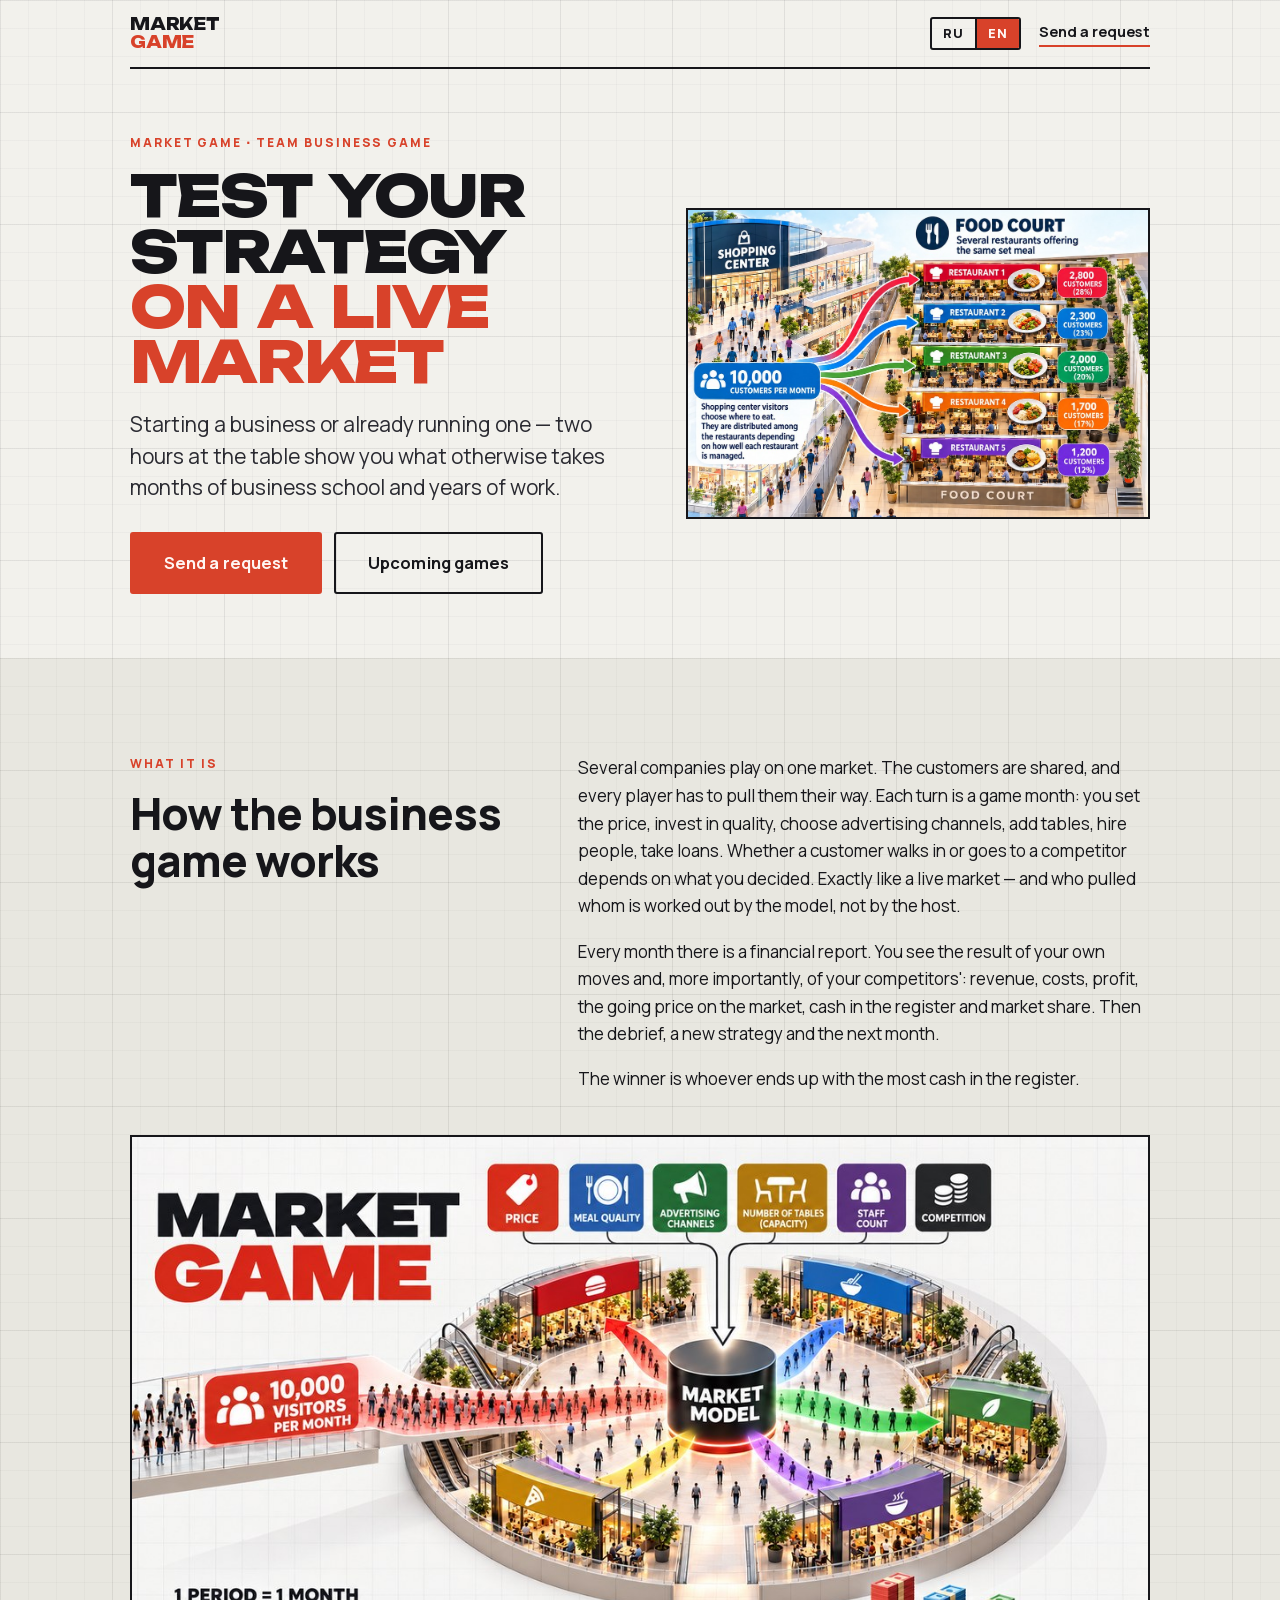
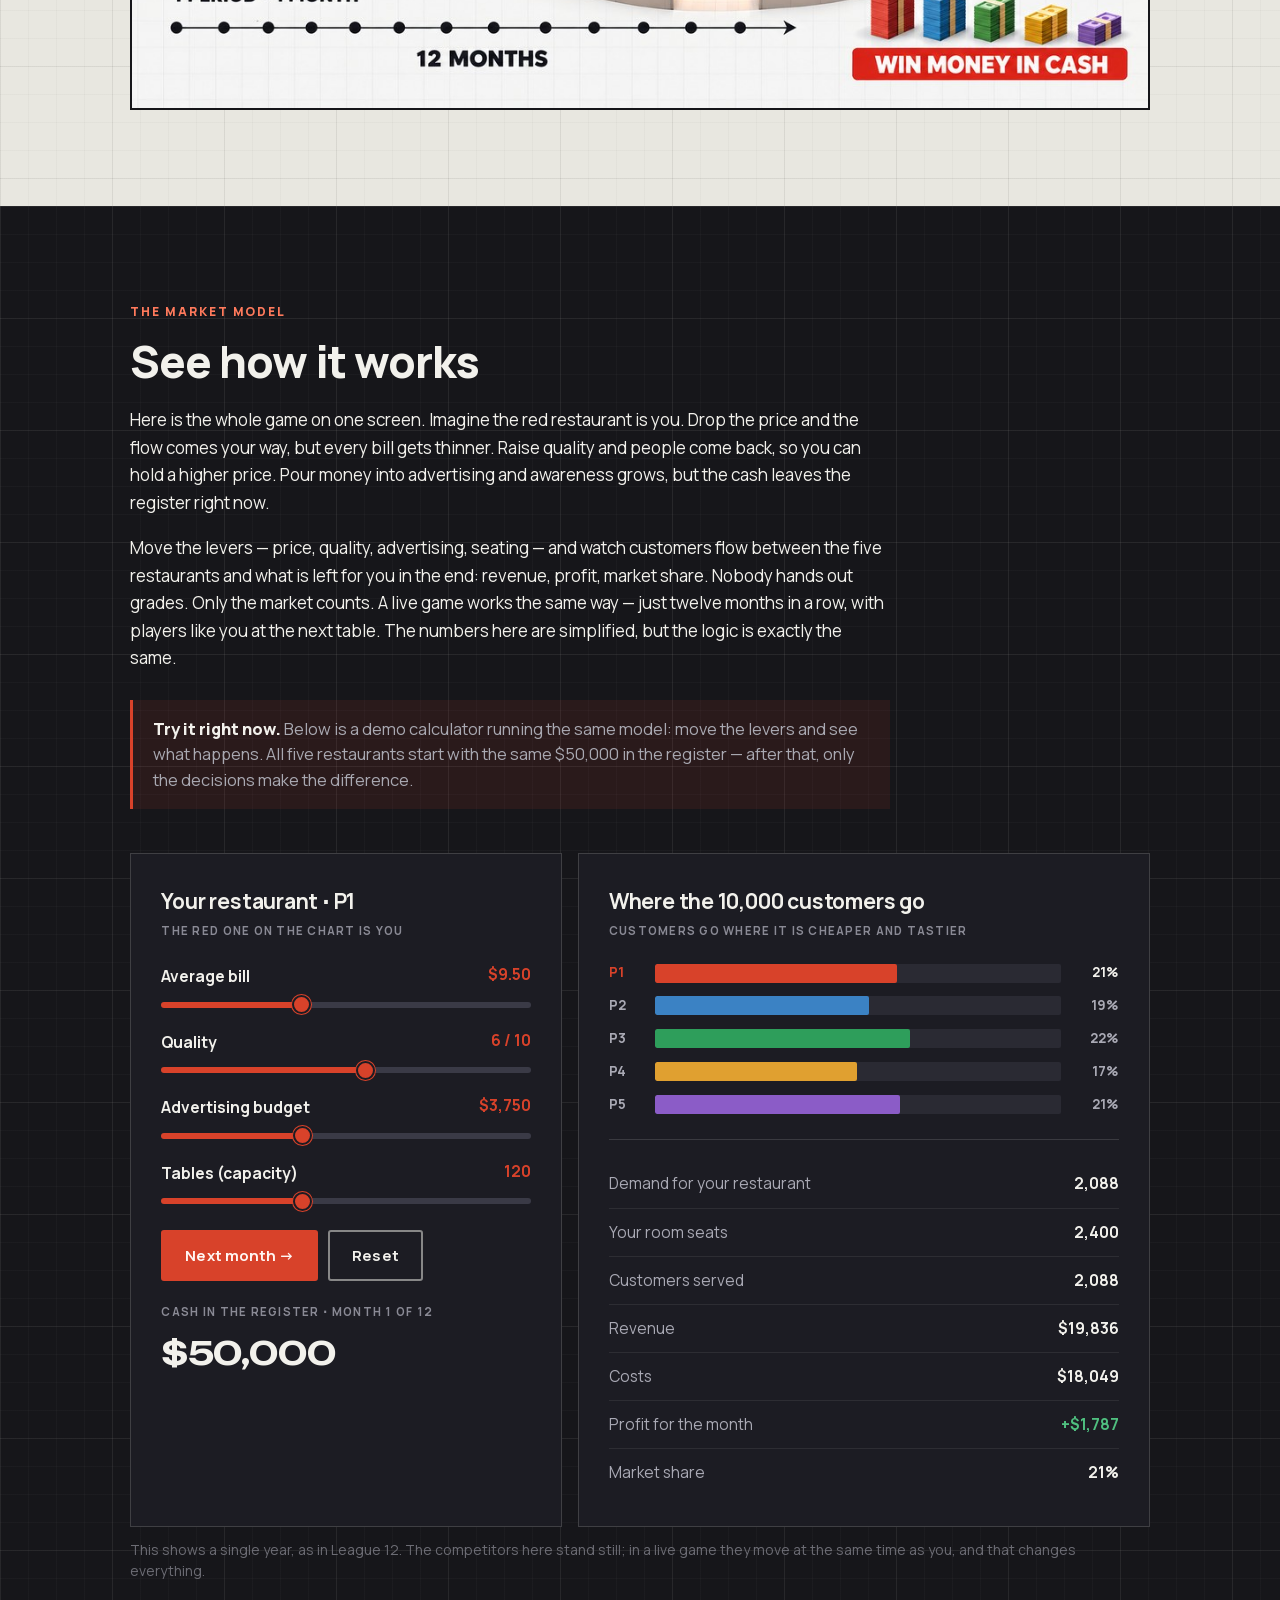
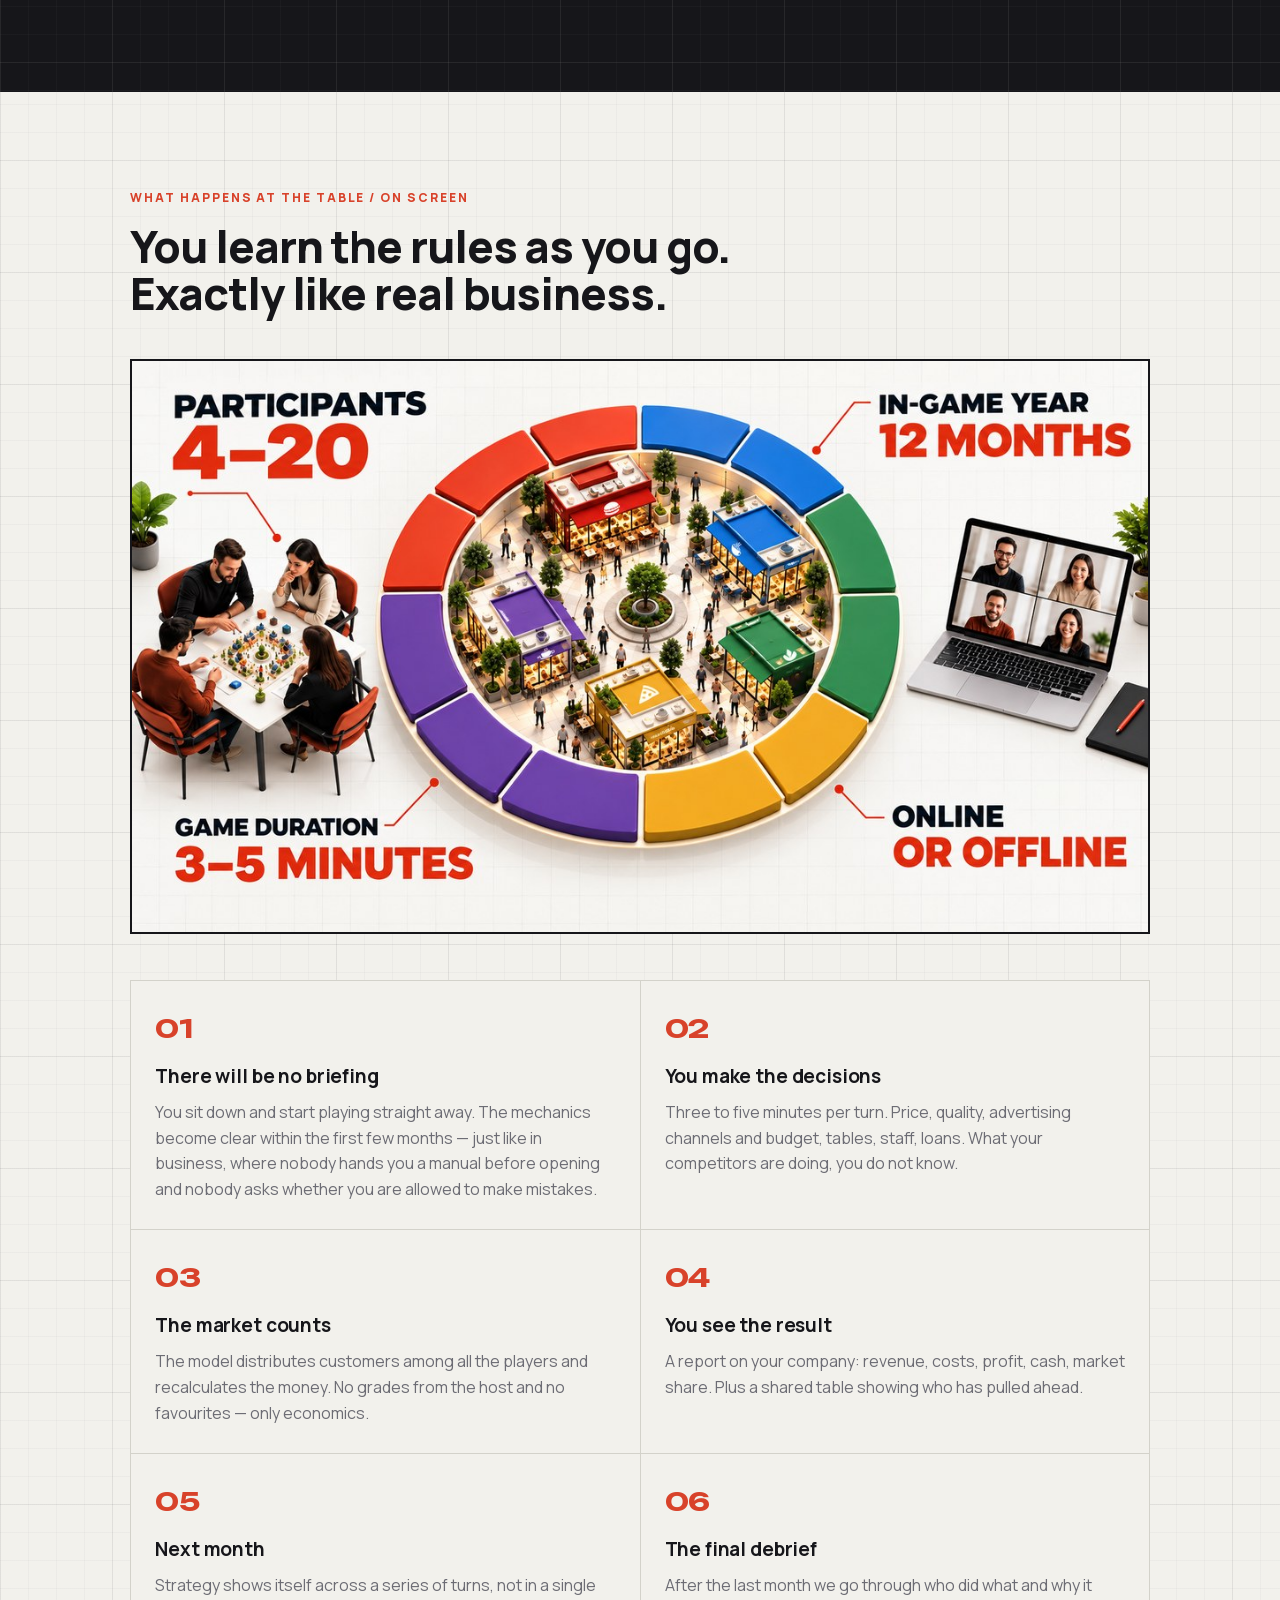
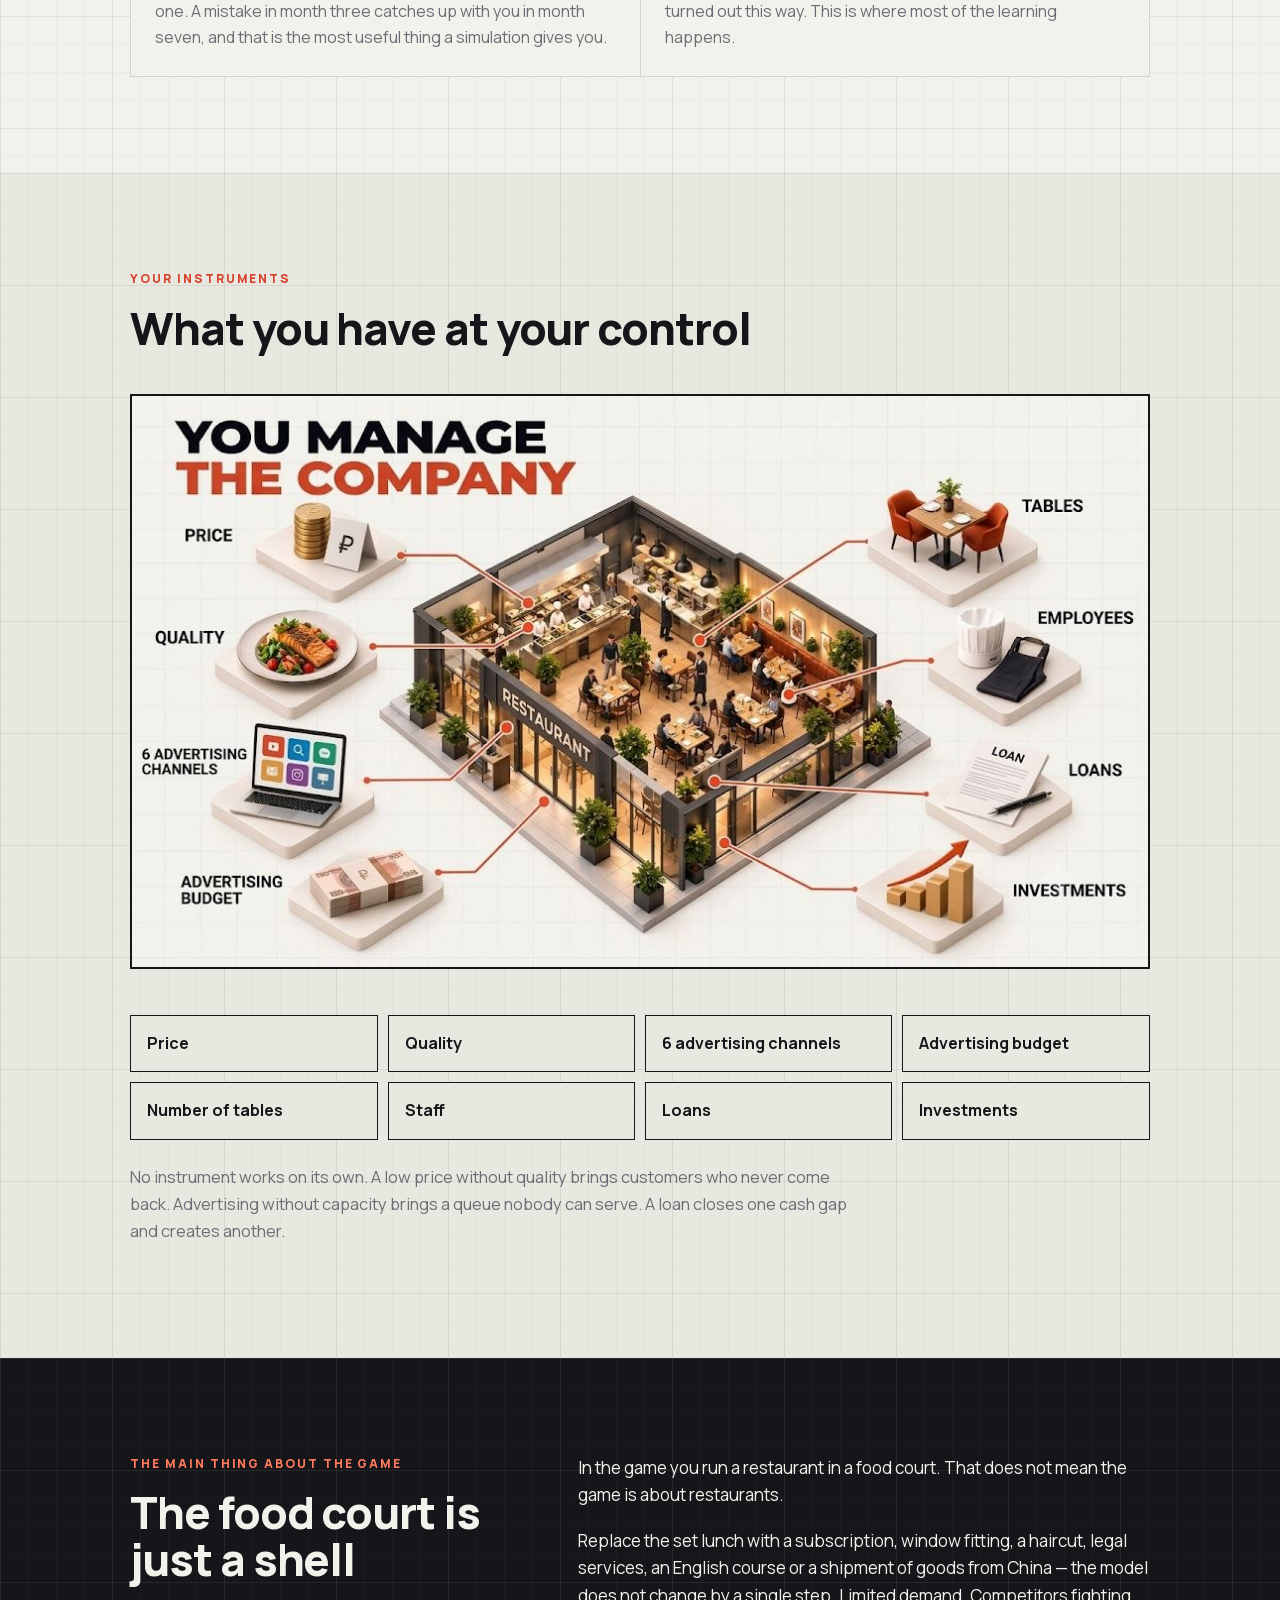
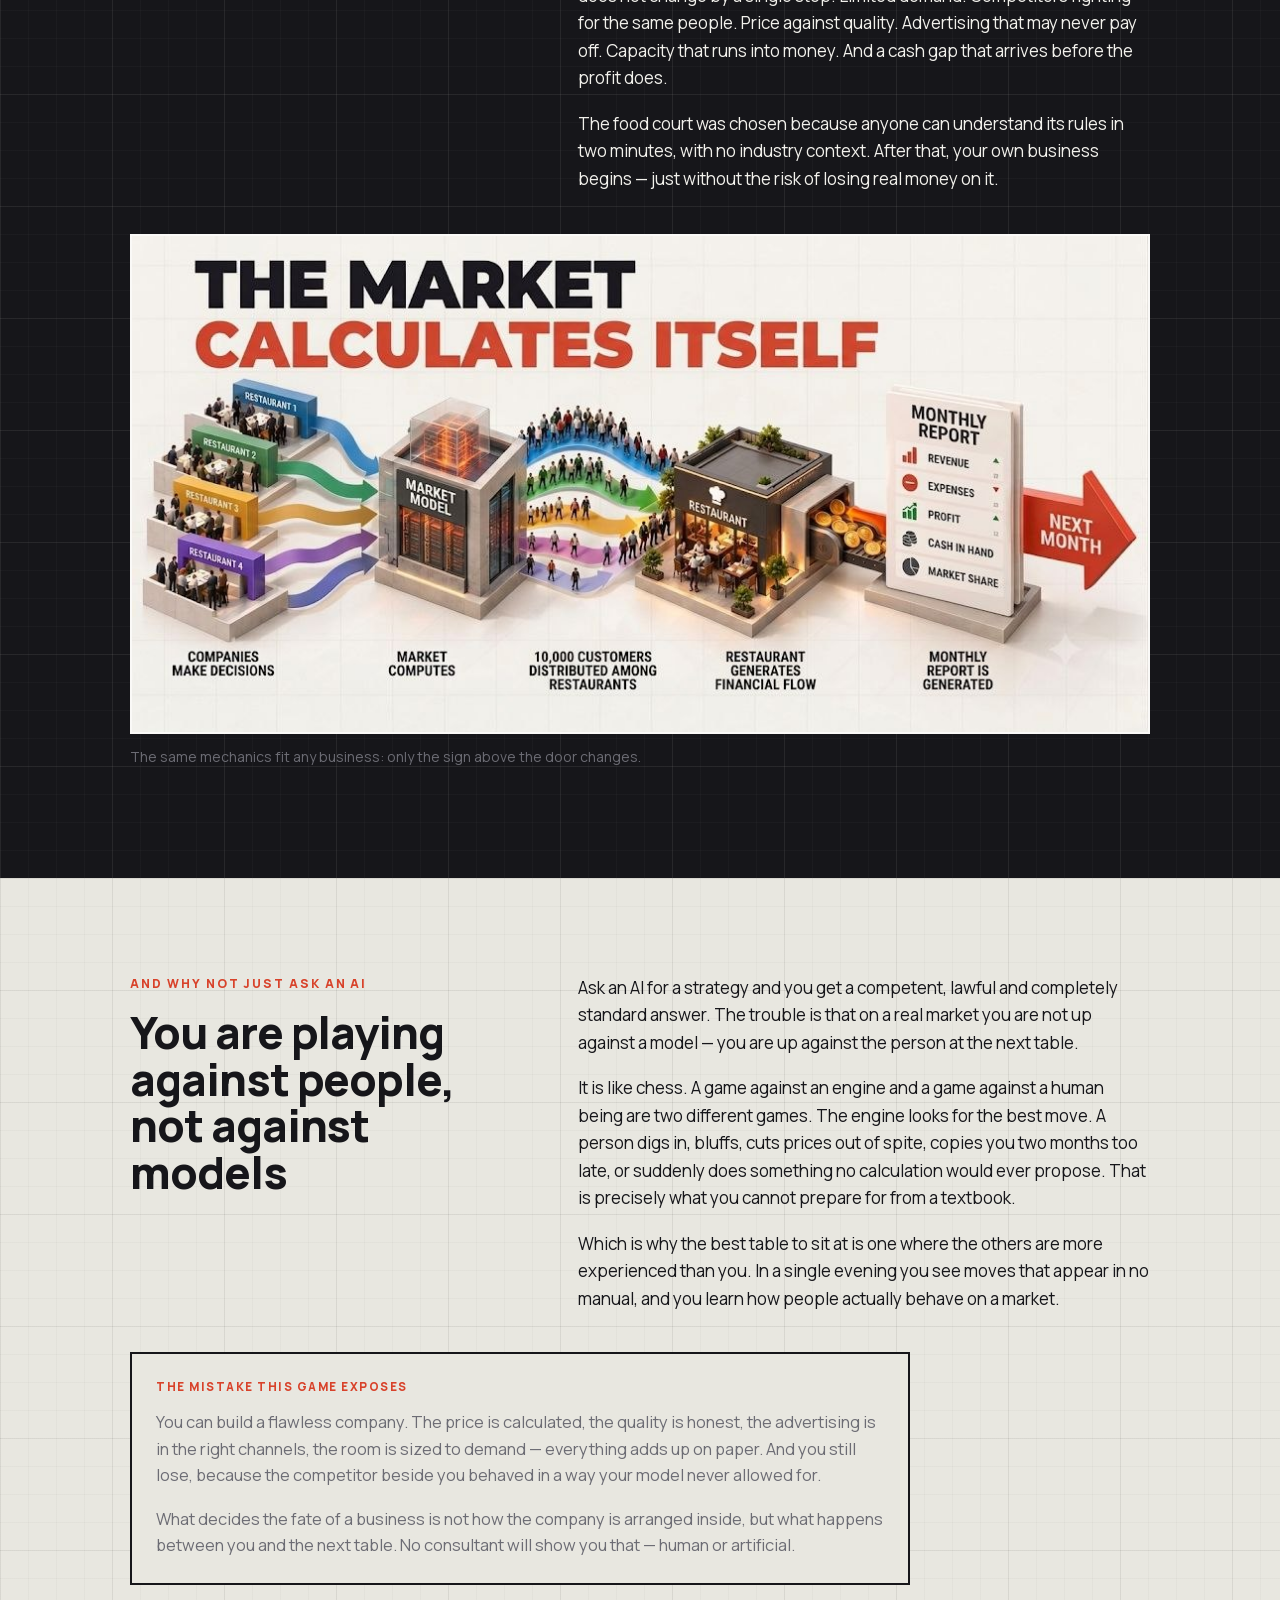
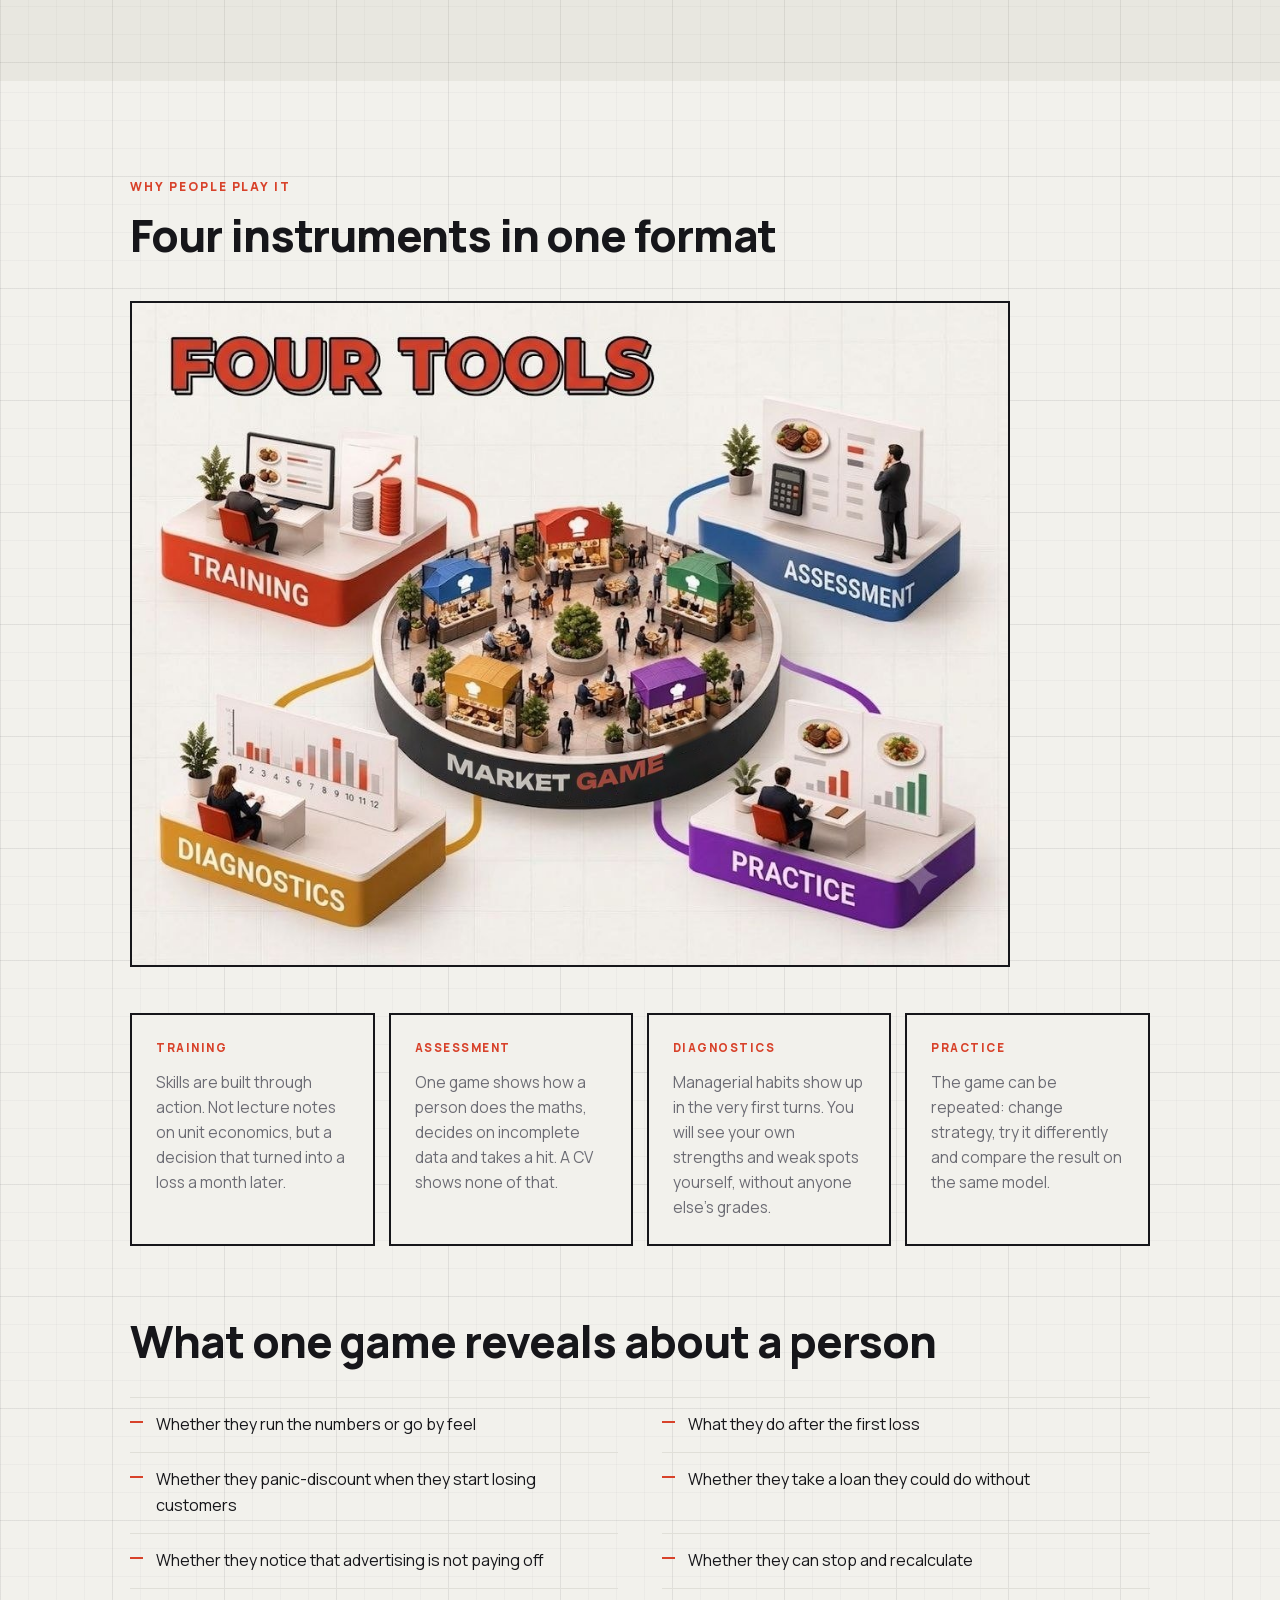
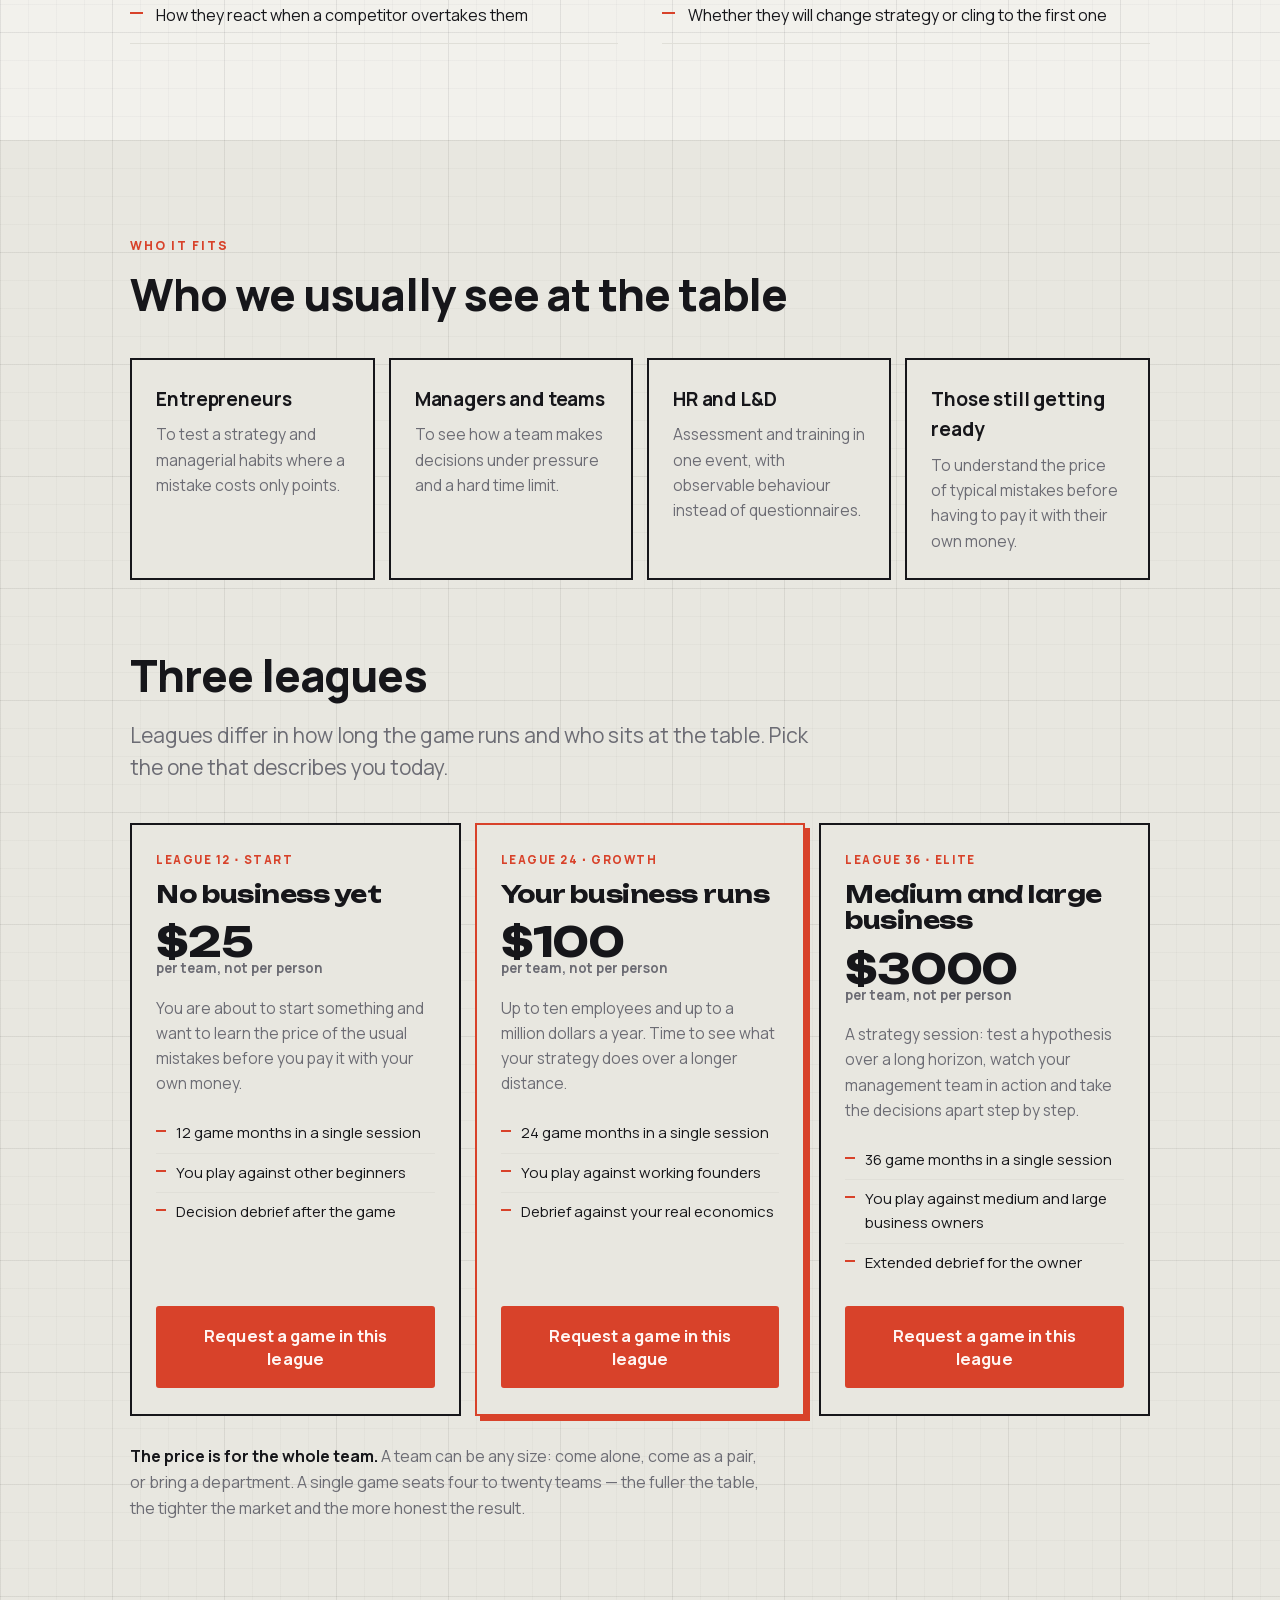
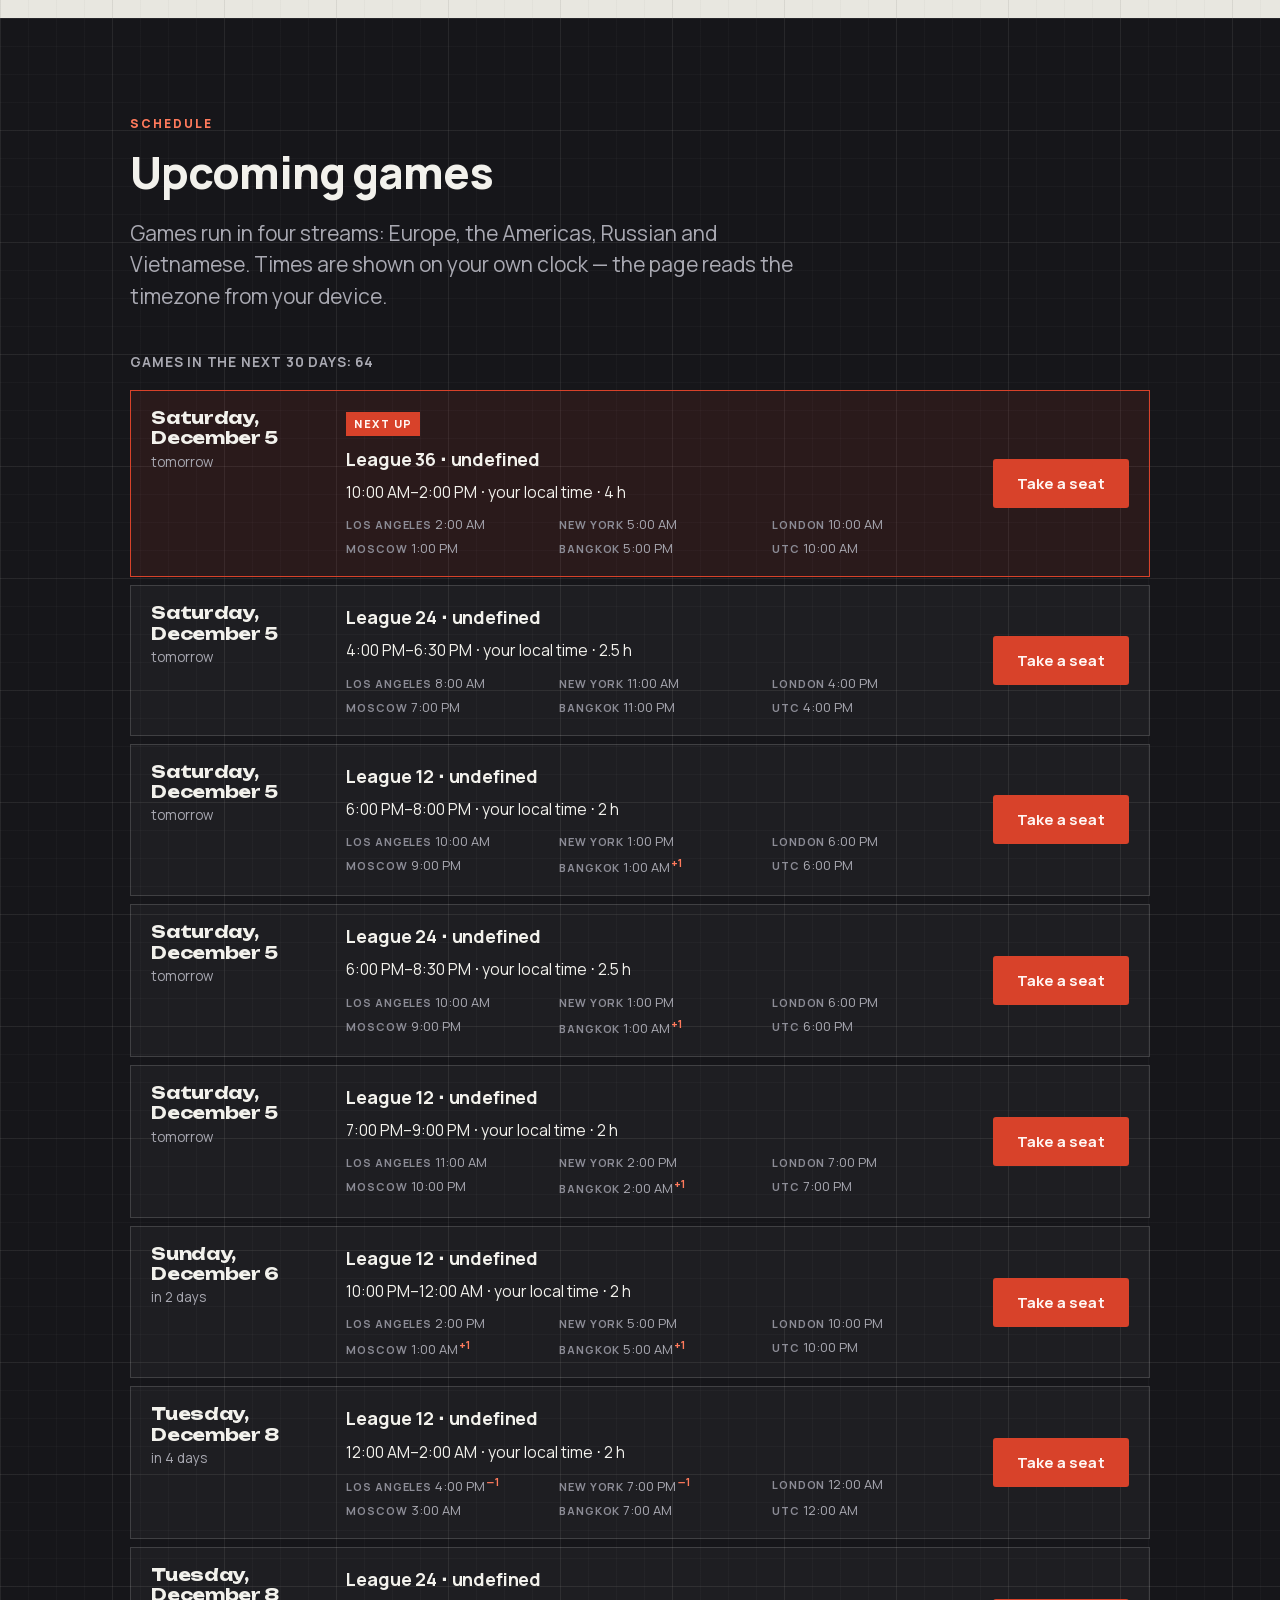
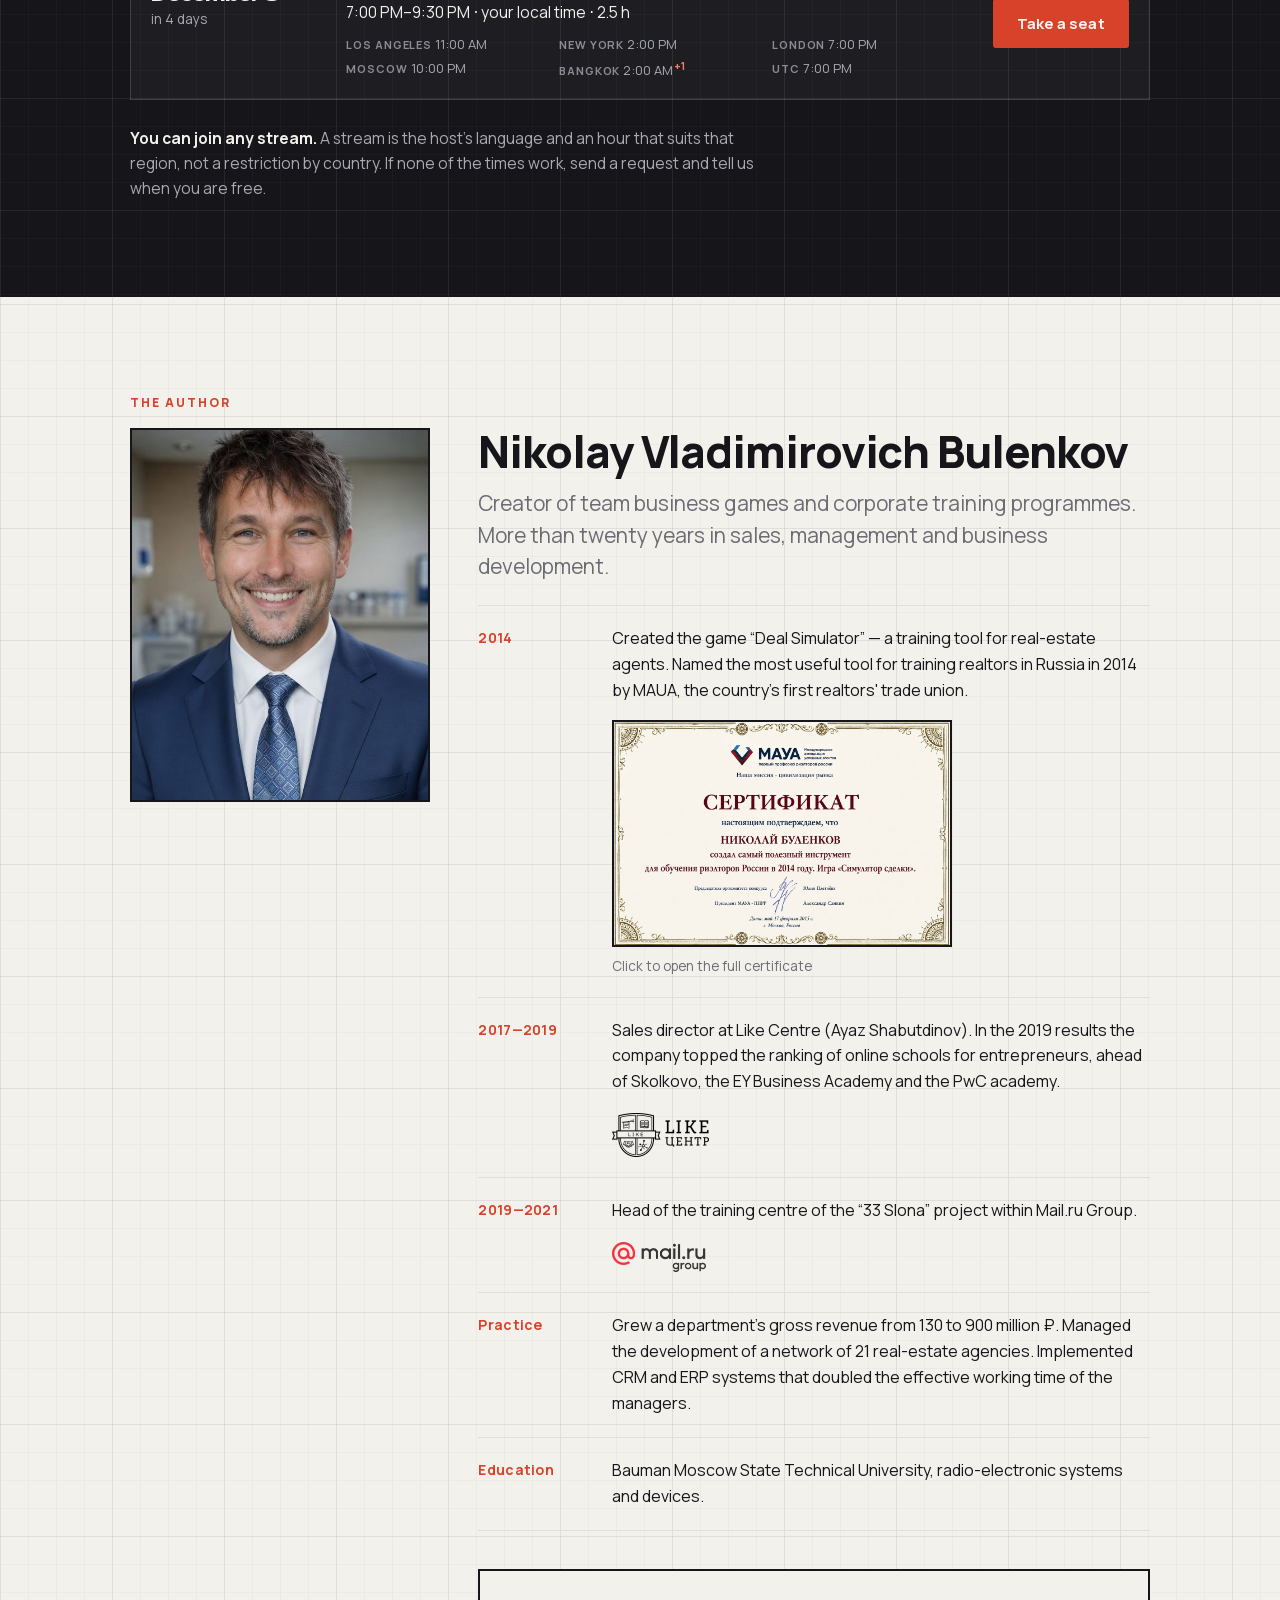
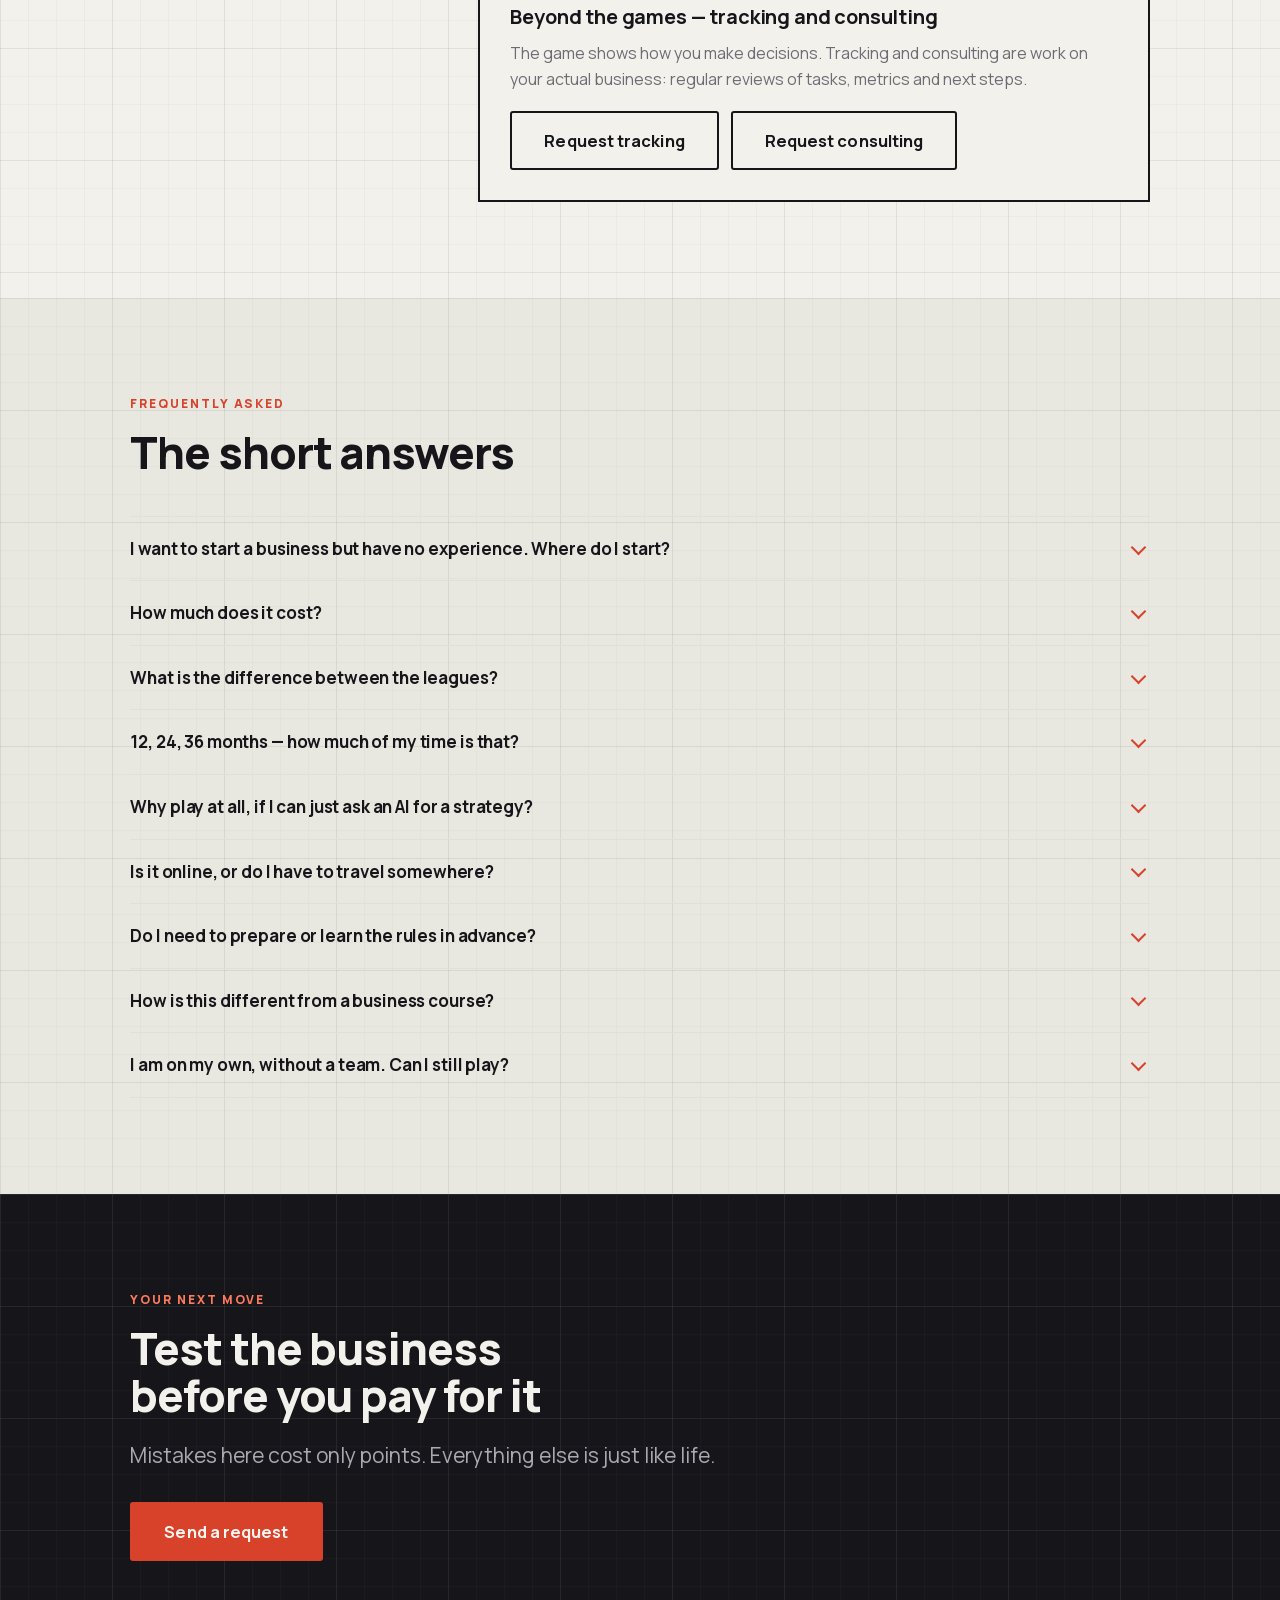
<file: en/index.html>
<!DOCTYPE html>
<html lang="en">
<head>
<meta charset="utf-8">
<meta name="viewport" content="width=device-width, initial-scale=1">
<title>Test Your Strategy on a Live Market — Market Game</title>
<meta name="description" content="Starting a business or already running one — test your strategy in a game before you put money behind it. One market, live competitors, a game year in a single session. Three leagues from $25 per team.">
<meta name="theme-color" content="#F2F1EC">
<link rel="icon" href="../favicon.svg" type="image/svg+xml">
<link rel="canonical" href="https://marketgame.club/en/">

<link rel="alternate" hreflang="ru" href="https://marketgame.club/">
<link rel="alternate" hreflang="en" href="https://marketgame.club/en/">
<link rel="alternate" hreflang="x-default" href="https://marketgame.club/">

<meta property="og:type" content="website">
<meta property="og:locale" content="en_US">
<meta property="og:title" content="Test your strategy on a live market">
<meta property="og:description" content="A year of business in one game: one shared market, live competitors, and cash in the register as the only judge. From $25 per team.">
<meta property="og:image" content="https://marketgame.club/og-en.jpg">
<meta property="og:url" content="https://marketgame.club/en/">
<meta name="twitter:card" content="summary_large_image">

<link rel="stylesheet" href="../styles.css">

<script type="application/ld+json">
{
  "@context": "https://schema.org",
  "@graph": [
    {
      "@type": "Organization",
      "@id": "https://marketgame.club/#org",
      "name": "Market Game",
      "url": "https://marketgame.club/en/",
      "logo": "https://marketgame.club/og.jpg",
      "founder": {
        "@type": "Person",
        "name": "Nikolay Vladimirovich Bulenkov",
        "jobTitle": "Creator of team business games",
        "alumniOf": "Bauman Moscow State Technical University"
      }
    },
    {
      "@type": "Product",
      "@id": "https://marketgame.club/en/#game",
      "name": "Market Game — team business simulation",
      "description": "A team business game: 4 to 20 teams compete for one shared market over 12, 24 or 36 game turns in a single session. A model distributes 10,000 customers by price, quality, advertising and capacity. Whoever ends with the most cash wins.",
      "brand": { "@id": "https://marketgame.club/#org" },
      "image": "https://marketgame.club/og.jpg",
      "category": "Business simulation, entrepreneurship training",
      "audience": {
        "@type": "Audience",
        "audienceType": "Aspiring and working entrepreneurs, managers, HR and L&D"
      },
      "offers": [
        {
          "@type": "Offer",
          "name": "League 12 · Start",
          "description": "12 game turns in a single session, for people who have no business yet. Priced per team of any size.",
          "price": "25",
          "priceCurrency": "USD",
          "availability": "https://schema.org/InStock",
          "url": "https://marketgame.club/en/#leagues"
        },
        {
          "@type": "Offer",
          "name": "League 24 · Growth",
          "description": "24 game turns in a single session, for owners of a running business with up to 10 employees and up to 1,000,000 USD annual revenue. Priced per team of any size.",
          "price": "100",
          "priceCurrency": "USD",
          "availability": "https://schema.org/InStock",
          "url": "https://marketgame.club/en/#leagues"
        },
        {
          "@type": "Offer",
          "name": "League 36 · Elite",
          "description": "36 game turns in a single session, a strategy session for medium and large business. Priced per team of any size.",
          "price": "3000",
          "priceCurrency": "USD",
          "availability": "https://schema.org/InStock",
          "url": "https://marketgame.club/en/#leagues"
        }
      ]
    },
    {
      "@type": "FAQPage",
      "@id": "https://marketgame.club/en/#faq",
      "mainEntity": [
        {
          "@type": "Question",
          "name": "I want to start a business but have no experience. Where do I start?",
          "acceptedAnswer": {
            "@type": "Answer",
            "text": "With a cheap mistake. In one evening the game walks you through what normally takes a year: you set a price, pour money into advertising, and run into a cash gap. Here the mistake costs points instead of savings. So when the same thing happens to your own money, you have already been through it and know how it ends."
          }
        },
        {
          "@type": "Question",
          "name": "How much does it cost?",
          "acceptedAnswer": {
            "@type": "Answer",
            "text": "Three leagues: 25 USD per team if you have no business yet; 100 USD if your business already runs, with up to ten employees and up to a million dollars a year; 3000 USD for a strategy session for medium and large companies. The price always covers the whole team, and a team can be any size."
          }
        },
        {
          "@type": "Question",
          "name": "What is the difference between the leagues?",
          "acceptedAnswer": {
            "@type": "Answer",
            "text": "Two things only: the length of the game and who else is at the table. League 12 is twelve turns among other beginners. League 24 is twenty-four turns among working founders. League 36 is thirty-six turns among owners of medium and large businesses. The market model itself is the same in every league — we do not tune it to your industry."
          }
        },
        {
          "@type": "Question",
          "name": "12, 24, 36 months — how much of my time is that?",
          "acceptedAnswer": {
            "@type": "Answer",
            "text": "The months are game months, not calendar ones: you are not waiting a year, let alone three. The whole game runs in a single session, and one game month is one turn of three to five minutes. What differs between leagues is how many of those turns you get, and how far ahead the consequences of your decisions become visible."
          }
        },
        {
          "@type": "Question",
          "name": "Why play at all, if I can just ask an AI for a strategy?",
          "acceptedAnswer": {
            "@type": "Answer",
            "text": "An AI will hand you a competent, standard strategy — which is exactly what never happens on a real market. There you are up against people: they dig in, bluff, cut prices out of spite and make moves no calculation would allow for. The game gives you what no consultant can — how competitors actually behave, rather than a textbook derivation."
          }
        },
        {
          "@type": "Question",
          "name": "Is it online, or do I have to travel somewhere?",
          "acceptedAnswer": {
            "@type": "Answer",
            "text": "Both work. The mechanics are identical: you make decisions, the model does the maths, everyone sees the result. Offline adds live negotiation at the next table; online lets you assemble a team from different cities."
          }
        },
        {
          "@type": "Question",
          "name": "Do I need to prepare or learn the rules in advance?",
          "acceptedAnswer": {
            "@type": "Answer",
            "text": "No. There is no briefing before the game, and that is deliberate. The mechanics become clear within the first few months, exactly as in business, where nobody hands you a manual before opening day."
          }
        },
        {
          "@type": "Question",
          "name": "How is this different from a business course?",
          "acceptedAnswer": {
            "@type": "Answer",
            "text": "A course explains unit economics to you. Here you set the price yourself, lose customers yourself, and read the report that shows your advertising never paid off. Nobody hands out grades: only the market counts."
          }
        },
        {
          "@type": "Question",
          "name": "I am on my own, without a team. Can I still play?",
          "acceptedAnswer": {
            "@type": "Answer",
            "text": "Yes. A team of one is still a team, and the price is the same. You will be playing against the other participants, not against the host."
          }
        }
      ]
    }
  ]
}
</script>
</head>
<body>

<header class="wrap">
  <div class="bar">
    <div class="logo">Market<br><em>Game</em></div>
    <div class="bar__right">
      <nav class="lang" aria-label="Site language">
        <a href="../" lang="ru" hreflang="ru" title="Русский">RU</a>
        <span aria-current="page">EN</span>
      </nav>
      <a class="bar__tg" href="#leagues" data-lead="">Send a request</a>
    </div>
  </div>
</header>

<!-- HERO -->
<section class="wrap hero">
  <div class="hero__in">
    <div>
      <span class="eyebrow">MARKET GAME · TEAM BUSINESS GAME</span>
      <h1>Test your strategy<span>on a live market</span></h1>
      <p class="lede">Starting a business or already running one — two hours at the table show you what otherwise takes months of business school and years of work.</p>
      <div class="btns">
        <button type="button" class="btn" data-lead="">Send a request</button>
        <a class="btn btn--line" href="#calendar">Upcoming games</a>
      </div>
    </div>
    <div class="hero__pic">
      <img src="../hero-en.jpg" width="1150" height="767" alt="Game diagram: the flow of shopping mall customers is distributed among competing food court restaurants" fetchpriority="high">
    </div>
  </div>

</section>

<!-- WHAT IT IS -->
<section class="sect sect--tint">
  <div class="wrap">
    <div class="split">
    <div>
      <span class="eyebrow">WHAT IT IS</span>
      <h2>How the business game works</h2>
    </div>
    <div class="prose">
      <p>Several companies play on one market. The customers are shared, and every player has to pull them their way. Each turn is a game month: you set the price, invest in quality, choose advertising channels, add tables, hire people, take loans. Whether a customer walks in or goes to a competitor depends on what you decided. Exactly like a live market — and who pulled whom is worked out by the model, not by the host.</p>
      <p>Every month there is a financial report. You see the result of your own moves and, more importantly, of your competitors': revenue, costs, profit, the going price on the market, cash in the register and market share. Then the debrief, a new strategy and the next month.</p>
      <p>The winner is whoever ends up with the most cash in the register.</p>
    </div>
    </div>
    <figure class="figure"><img src="../one-market-en.jpg" width="1150" height="647" alt="One market for everyone: a flow of 10,000 customers passes through the market model and is distributed among competing restaurants. One turn equals one month, a game year is twelve months" loading="lazy"></figure>
  </div>
</section>

<!-- MARKET MODEL -->
<section class="sect sect--dark" id="model">
  <div class="wrap">
    <span class="eyebrow">THE MARKET MODEL</span>
    <h2>See how it works</h2>
    <div class="prose" style="max-width:76ch">
      <p>Here is the whole game on one screen. Imagine the red restaurant is you. Drop the price and the flow comes your way, but every bill gets thinner. Raise quality and people come back, so you can hold a higher price. Pour money into advertising and awareness grows, but the cash leaves the register right now.</p>
      <p>Move the levers — price, quality, advertising, seating — and watch customers flow between the five restaurants and what is left for you in the end: revenue, profit, market share. Nobody hands out grades. Only the market counts. A live game works the same way — just twelve months in a row, with players like you at the next table. The numbers here are simplified, but the logic is exactly the same.</p>
    </div>

    <p class="simcta"><b>Try it right now.</b> Below is a demo calculator running the same model: move the levers and see what happens. All five restaurants start with the same $50,000 in the register — after that, only the decisions make the difference.</p>

    <div class="sim">
      <div class="sim__panel">
        <h3 class="sim__t">Your restaurant · P1</h3>
        <p class="sim__sub">The red one on the chart is you</p>

        <div class="sim__row">
          <label for="simPrice">Average bill</label><output id="outPrice">$9.50</output>
          <input type="range" id="simPrice" min="6.25" max="15" step="0.25" value="9.5" aria-describedby="outPrice">
        </div>
        <div class="sim__row">
          <label for="simQual">Quality</label><output id="outQual">6 / 10</output>
          <input type="range" id="simQual" min="1" max="10" step="1" value="6" aria-describedby="outQual">
        </div>
        <div class="sim__row">
          <label for="simAd">Advertising budget</label><output id="outAd">$3,750</output>
          <input type="range" id="simAd" min="0" max="10000" step="250" value="3750" aria-describedby="outAd">
        </div>
        <div class="sim__row">
          <label for="simTables">Tables (capacity)</label><output id="outTables">120</output>
          <input type="range" id="simTables" min="60" max="220" step="5" value="120" aria-describedby="outTables">
        </div>

        <div class="sim__btns">
          <button type="button" class="btn" id="simNext">Next month →</button>
          <button type="button" class="btn btn--line" id="simReset">Reset</button>
        </div>

        <p class="sim__cashlab" id="simCashLab">Cash in the register · month 1 of 12</p>
        <p class="sim__cash" id="simCash">$50,000</p>
        <p class="sim__verdict" id="simVerdict" hidden></p>
      </div>

      <div class="sim__panel">
        <h3 class="sim__t">Where the 10,000 customers go</h3>
        <p class="sim__sub">Customers go where it is cheaper and tastier</p>
        <div class="sim__bars" id="simBars"></div>
        <dl class="sim__stats" id="simStats"></dl>
        <p class="sim__warn" id="simWarn" hidden></p>
      </div>
    </div>
    <p class="figcap">This shows a single year, as in League 12. The competitors here stand still; in a live game they move at the same time as you, and that changes everything.</p>
  </div>
</section>


<!-- HOW IT RUNS -->
<section class="sect">
  <div class="wrap">
    <span class="eyebrow">WHAT HAPPENS AT THE TABLE&nbsp;/&nbsp;ON SCREEN</span>
    <h2>You learn the rules as you go.<br>Exactly like real business.</h2>
    <figure class="figure" style="margin-bottom:clamp(30px,4.5vw,46px)"><img src="../format-en.jpg" width="1150" height="647" alt="Game format: 4 to 20 participants, a game year of twelve months, a turn of three to five minutes, online or offline" loading="lazy"></figure>
    <div class="steps">
      <article><h3>There will be no briefing</h3><p>You sit down and start playing straight away. The mechanics become clear within the first few months — just like in business, where nobody hands you a manual before opening and nobody asks whether you are allowed to make mistakes.</p></article>
      <article><h3>You make the decisions</h3><p>Three to five minutes per turn. Price, quality, advertising channels and budget, tables, staff, loans. What your competitors are doing, you do not know.</p></article>
      <article><h3>The market counts</h3><p>The model distributes customers among all the players and recalculates the money. No grades from the host and no favourites — only economics.</p></article>
      <article><h3>You see the result</h3><p>A report on your company: revenue, costs, profit, cash, market share. Plus a shared table showing who has pulled ahead.</p></article>
      <article><h3>Next month</h3><p>Strategy shows itself across a series of turns, not in a single one. A mistake in month three catches up with you in month seven, and that is the most useful thing a simulation gives you.</p></article>
      <article><h3>The final debrief</h3><p>After the last month we go through who did what and why it turned out this way. This is where most of the learning happens.</p></article>
    </div>
  </div>
</section>

<!-- INSTRUMENTS -->
<section class="sect sect--tint">
  <div class="wrap">
    <span class="eyebrow">YOUR INSTRUMENTS</span>
    <h2>What you have at your control</h2>
    <figure class="figure" style="margin-bottom:clamp(30px,4.5vw,46px)"><img src="../your-company-en.jpg" width="1024" height="576" alt="You run a company: price, quality, six advertising channels, advertising budget, tables, staff, loans and investments" loading="lazy"></figure>
    <div class="tools">
      <span>Price</span><span>Quality</span>
      <span>6 advertising channels</span><span>Advertising budget</span>
      <span>Number of tables</span><span>Staff</span>
      <span>Loans</span><span>Investments</span>
    </div>
    <p class="mute" style="margin-top:24px;font-size:16.5px;max-width:74ch">No instrument works on its own. A low price without quality brings customers who never come back. Advertising without capacity brings a queue nobody can serve. A loan closes one cash gap and creates another.</p>
  </div>
</section>

<!-- THE SHELL -->
<section class="sect sect--dark">
  <div class="wrap">
    <div class="split">
    <div>
      <span class="eyebrow">THE MAIN THING ABOUT THE GAME</span>
      <h2>The food court is just a shell</h2>
    </div>
    <div class="prose">
      <p>In the game you run a restaurant in a food court. That does not mean the game is about restaurants.</p>
      <p>Replace the set lunch with a subscription, window fitting, a haircut, legal services, an English course or a shipment of goods from China — the model does not change by a single step. Limited demand. Competitors fighting for the same people. Price against quality. Advertising that may never pay off. Capacity that runs into money. And a cash gap that arrives before the profit does.</p>
      <p>The food court was chosen because anyone can understand its rules in two minutes, with no industry context. After that, your own business begins — just without the risk of losing real money on it.</p>
    </div>
    </div>
    <figure class="figure"><img src="../market-calc-en.jpg" width="1024" height="500" alt="The market counts by itself: companies make decisions, the model calculates, 10,000 customers are split between restaurants, and a monthly report appears — revenue, costs, profit, cash and market share" loading="lazy"></figure>
    <p class="figcap">The same mechanics fit any business: only the sign above the door changes.</p>
  </div>
</section>

<!-- HUMANS, NOT MACHINES -->
<section class="sect sect--tint">
  <div class="wrap">
    <div class="split">
    <div>
      <span class="eyebrow">AND WHY NOT JUST ASK AN AI</span>
      <h2>You are playing against people, not against models</h2>
    </div>
    <div class="prose">
      <p>Ask an AI for a strategy and you get a competent, lawful and completely standard answer. The trouble is that on a real market you are not up against a model — you are up against the person at the next table.</p>
      <p>It is like chess. A game against an engine and a game against a human being are two different games. The engine looks for the best move. A person digs in, bluffs, cuts prices out of spite, copies you two months too late, or suddenly does something no calculation would ever propose. That is precisely what you cannot prepare for from a textbook.</p>
      <p>Which is why the best table to sit at is one where the others are more experienced than you. In a single evening you see moves that appear in no manual, and you learn how people actually behave on a market.</p>
    </div>
    </div>

    <div class="card" style="margin-top:clamp(26px,4vw,40px);max-width:78ch">
      <span class="card__tag">THE MISTAKE THIS GAME EXPOSES</span>
      <p style="font-size:16.5px">You can build a flawless company. The price is calculated, the quality is honest, the advertising is in the right channels, the room is sized to demand — everything adds up on paper. And you still lose, because the competitor beside you behaved in a way your model never allowed for.</p>
      <p style="font-size:16.5px;margin-top:1em">What decides the fate of a business is not how the company is arranged inside, but what happens between you and the next table. No consultant will show you that — human or artificial.</p>
    </div>
  </div>
</section>

<!-- FOUR USES -->
<section class="sect">
  <div class="wrap">
    <span class="eyebrow">WHY PEOPLE PLAY IT</span>
    <h2>Four instruments in one format</h2>
    <figure class="figure figure--mid" style="margin-bottom:clamp(30px,4.5vw,46px)"><img src="../four-tools-en.jpg" width="1024" height="774" alt="Four uses of the game Market Game: training, assessment, diagnostics and practice" loading="lazy"></figure>
    <div class="cards cards--4">
      <div class="card"><span class="card__tag">TRAINING</span><p>Skills are built through action. Not lecture notes on unit economics, but a decision that turned into a loss a month later.</p></div>
      <div class="card"><span class="card__tag">ASSESSMENT</span><p>One game shows how a person does the maths, decides on incomplete data and takes a hit. A CV shows none of that.</p></div>
      <div class="card"><span class="card__tag">DIAGNOSTICS</span><p>Managerial habits show up in the very first turns. You will see your own strengths and weak spots yourself, without anyone else's grades.</p></div>
      <div class="card"><span class="card__tag">PRACTICE</span><p>The game can be repeated: change strategy, try it differently and compare the result on the same model.</p></div>
    </div>

    <h2 style="margin-top:clamp(44px,6vw,72px)">What one game reveals about a person</h2>
    <ul class="seen">
      <li>Whether they run the numbers or go by feel</li>
      <li>What they do after the first loss</li>
      <li>Whether they panic-discount when they start losing customers</li>
      <li>Whether they take a loan they could do without</li>
      <li>Whether they notice that advertising is not paying off</li>
      <li>Whether they can stop and recalculate</li>
      <li>How they react when a competitor overtakes them</li>
      <li>Whether they will change strategy or cling to the first one</li>
    </ul>
  </div>
</section>

<!-- WHO IT FITS -->
<section class="sect sect--tint">
  <div class="wrap">
    <span class="eyebrow">WHO IT FITS</span>
    <h2>Who we usually see at the table</h2>
    <div class="cards cards--4">
      <div class="card"><h3>Entrepreneurs</h3><p>To test a strategy and managerial habits where a mistake costs only points.</p></div>
      <div class="card"><h3>Managers and teams</h3><p>To see how a team makes decisions under pressure and a hard time limit.</p></div>
      <div class="card"><h3>HR and L&amp;D</h3><p>Assessment and training in one event, with observable behaviour instead of questionnaires.</p></div>
      <div class="card"><h3>Those still getting ready</h3><p>To understand the price of typical mistakes before having to pay it with their own money.</p></div>
    </div>

    <h2 id="leagues" style="margin-top:clamp(44px,6vw,72px)">Three leagues</h2>
    <p class="lede">Leagues differ in how long the game runs and who sits at the table. Pick the one that describes you today.</p>
    <div class="leagues">

      <div class="league">
        <span class="league__tag">LEAGUE 12 · START</span>
        <p class="league__name">No business yet</p>
        <p class="league__price">$25<span class="league__per">per team, not per person</span></p>
        <p class="league__who">You are about to start something and want to learn the price of the usual mistakes before you pay it with your own money.</p>
        <ul class="league__facts">
          <li>12 game months in a single session</li>
          <li>You play against other beginners</li>
          <li>Decision debrief after the game</li>
        </ul>
        <button type="button" class="btn" data-lead="l12">Request a game in this league</button>
      </div>

      <div class="league league--hot">
        <span class="league__tag">LEAGUE 24 · GROWTH</span>
        <p class="league__name">Your business runs</p>
        <p class="league__price">$100<span class="league__per">per team, not per person</span></p>
        <p class="league__who">Up to ten employees and up to a million dollars a year. Time to see what your strategy does over a longer distance.</p>
        <ul class="league__facts">
          <li>24 game months in a single session</li>
          <li>You play against working founders</li>
          <li>Debrief against your real economics</li>
        </ul>
        <button type="button" class="btn" data-lead="l24">Request a game in this league</button>
      </div>

      <div class="league">
        <span class="league__tag">LEAGUE 36 · ELITE</span>
        <p class="league__name">Medium and large business</p>
        <p class="league__price">$3000<span class="league__per">per team, not per person</span></p>
        <p class="league__who">A strategy session: test a hypothesis over a long horizon, watch your management team in action and take the decisions apart step by step.</p>
        <ul class="league__facts">
          <li>36 game months in a single session</li>
          <li>You play against medium and large business owners</li>
          <li>Extended debrief for the owner</li>
        </ul>
        <button type="button" class="btn" data-lead="l36">Request a game in this league</button>
      </div>

    </div>
    <p class="leaguenote"><b>The price is for the whole team.</b> A team can be any size: come alone, come as a pair, or bring a department. A single game seats four to twenty teams — the fuller the table, the tighter the market and the more honest the result.</p>
  </div>
</section>

<!-- SCHEDULE -->
<section class="sect sect--dark" id="calendar">
  <div class="wrap">
    <span class="eyebrow">SCHEDULE</span>
    <h2>Upcoming games</h2>
    <p class="lede">Games run in four streams: Europe, the Americas, Russian and Vietnamese. Times are shown on your own clock — the page reads the timezone from your device.</p>
    <div class="schedule" id="schedule">
      <p class="mute">Turn on JavaScript to see the schedule — or just send a request and a manager will name the nearest dates.</p>
    </div>
    <p class="schedule__note"><b>You can join any stream.</b> A stream is the host's language and an hour that suits that region, not a restriction by country. If none of the times work, send a request and tell us when you are free.</p>
  </div>
</section>

<!-- AUTHOR -->
<section class="sect">
  <div class="wrap">
    <span class="eyebrow">THE AUTHOR</span>
    <div class="author">
      <div>
        <img class="author__photo" src="../author.jpg" width="560" height="700" alt="Nikolay Vladimirovich Bulenkov" loading="lazy">
      </div>
      <div>
        <h2 style="margin-bottom:.3em">Nikolay Vladimirovich Bulenkov</h2>
        <p class="lede">Creator of team business games and corporate training programmes. More than twenty years in sales, management and business development.</p>
        <ul class="regs">
          <li>
            <b>2014</b>
            <div>
              <p>Created the game “Deal Simulator” — a training tool for real-estate agents. Named the most useful tool for training realtors in Russia in 2014 by MAUA, the country's first realtors' trade union.</p>
              <a class="cert" href="../cert.jpg" target="_blank" rel="noopener">
                <img src="../cert.jpg" width="1200" height="799" alt="MAUA certificate: Nikolay Bulenkov created the most useful tool for training realtors in Russia in 2014 — the game Deal Simulator" loading="lazy">
              </a>
              <span class="viscap">Click to open the full certificate</span>
            </div>
          </li>
          <li>
            <b>2017—2019</b>
            <div>
              <p>Sales director at Like Centre (Ayaz Shabutdinov). In the 2019 results the company topped the ranking of online schools for entrepreneurs, ahead of Skolkovo, the EY Business Academy and the PwC academy.</p>
              <img class="orglogo orglogo--like" src="../logo-like.png" width="194" height="88" alt="Like Centre" loading="lazy">
            </div>
          </li>
          <li>
            <b>2019—2021</b>
            <div>
              <p>Head of the training centre of the “33 Slona” project within Mail.ru&nbsp;Group.</p>
              <img class="orglogo orglogo--mail" src="../logo-mailru.png" width="187" height="60" alt="Mail.ru Group" loading="lazy">
            </div>
          </li>
          <li>
            <b>Practice</b>
            <div><p>Grew a department's gross revenue from 130 to 900 million ₽. Managed the development of a network of 21 real-estate agencies. Implemented CRM and ERP systems that doubled the effective working time of the managers.</p></div>
          </li>
          <li>
            <b>Education</b>
            <div><p>Bauman Moscow State Technical University, radio-electronic systems and devices.</p></div>
          </li>
        </ul>

        <div class="offer">
          <h3>Beyond the games — tracking and consulting</h3>
          <p>The game shows how you make decisions. Tracking and consulting are work on your actual business: regular reviews of tasks, metrics and next steps.</p>
          <div class="btns" style="margin-top:18px">
            <button type="button" class="btn btn--line" data-lead="tracking">Request tracking</button>
            <button type="button" class="btn btn--line" data-lead="consulting">Request consulting</button>
          </div>
        </div>
      </div>
    </div>
  </div>
</section>

<!-- FAQ -->
<section class="sect sect--tint">
  <div class="wrap">
    <span class="eyebrow">FREQUENTLY ASKED</span>
    <h2>The short answers</h2>
    <div class="faq">
      <details>
        <summary>I want to start a business but have no experience. Where do I start?</summary>
        <p class="faq__a">With a cheap mistake. In one evening the game walks you through what normally takes a year: you set a price, pour money into advertising, and run into a cash gap. Here the mistake costs points instead of savings. So when the same thing happens to your own money, you have already been through it and know how it ends.</p>
      </details>
      <details>
        <summary>How much does it cost?</summary>
        <p class="faq__a">Three leagues: $25 per team if you have no business yet; $100 if your business already runs — up to ten employees and up to a million dollars a year; $3000 for a strategy session for medium and large companies. The price always covers the whole team, and a team can be any size.</p>
      </details>
      <details>
        <summary>What is the difference between the leagues?</summary>
        <p class="faq__a">Two things only: the length of the game and who else is at the table. League 12 is twelve turns among other beginners. League 24 is twenty-four turns among working founders. League 36 is thirty-six turns among owners of medium and large businesses. The market model itself is the same in every league — we do not tune it to your industry.</p>
      </details>
      <details>
        <summary>12, 24, 36 months — how much of my time is that?</summary>
        <p class="faq__a">The months are game months, not calendar ones: you are not waiting a year, let alone three. The whole game runs in a single session, and one game month is one turn of three to five minutes. What differs between leagues is how many of those turns you get, and how far ahead the consequences of your decisions become visible.</p>
      </details>
      <details>
        <summary>Why play at all, if I can just ask an AI for a strategy?</summary>
        <p class="faq__a">An AI will hand you a competent, standard strategy — which is exactly what never happens on a real market. There you are up against people: they dig in, bluff, cut prices out of spite and make moves no calculation would allow for. The game gives you what no consultant can — how competitors actually behave, rather than a textbook derivation.</p>
      </details>
      <details>
        <summary>Is it online, or do I have to travel somewhere?</summary>
        <p class="faq__a">Both work. The mechanics are identical: you make decisions, the model does the maths, everyone sees the result. Offline adds live negotiation at the next table; online lets you assemble a team from different cities.</p>
      </details>
      <details>
        <summary>Do I need to prepare or learn the rules in advance?</summary>
        <p class="faq__a">No. There is no briefing before the game, and that is deliberate. The mechanics become clear within the first few months, exactly as in business, where nobody hands you a manual before opening day.</p>
      </details>
      <details>
        <summary>How is this different from a business course?</summary>
        <p class="faq__a">A course explains unit economics to you. Here you set the price yourself, lose customers yourself, and read the report that shows your advertising never paid off. Nobody hands out grades: only the market counts.</p>
      </details>
      <details>
        <summary>I am on my own, without a team. Can I still play?</summary>
        <p class="faq__a">Yes. A team of one is still a team, and the price is the same. You will be playing against the other participants, not against the host.</p>
      </details>
    </div>
  </div>
</section>

<!-- FINAL -->
<section class="sect sect--dark final">
  <div class="wrap">
    <span class="eyebrow">YOUR NEXT MOVE</span>
    <h2>Test the business before you pay for it</h2>
    <p class="lede">Mistakes here cost only points. Everything else is just like life.</p>
    <div class="btns" style="margin-top:30px">
      <button type="button" class="btn" data-lead="">Send a request</button>
    </div>
  </div>
</section>

<footer class="wrap">
  <div class="foot">
    <span>“Market Game” · a business simulator by Nikolay Bulenkov</span>
    <span>Contact the author: <a href="https://t.me/Nickbv">Telegram</a> · <a href="https://wa.me/66823204796">WhatsApp</a></span>
    <span><a href="privacy.html">Privacy policy</a></span>
  </div>
</footer>

<script>
window.SIM_CONFIG = {
  locale: 'en-US', currency: 'USD', priceDecimals: 2,
  refPrice: 10, startCash: 50000, fixed: 3000, perTable: 35,
  adReference: 3750, unitBase: 1, unitPerQuality: 0.4,
  rivals: [
    {id:'P2', color:'#3B82C4', price:8.75,  q:5, ad:3000, tables:110},
    {id:'P3', color:'#2E9E5B', price:10.50, q:7, ad:4500, tables:130},
    {id:'P4', color:'#E0A030', price:7.50,  q:4, ad:2250, tables:100},
    {id:'P5', color:'#8B5CC7', price:12.00, q:8, ad:5000, tables:120}
  ],
  text: {
    demand:   'Demand for your restaurant',
    capacity: 'Your room seats',
    served:   'Customers served',
    revenue:  'Revenue',
    costs:    'Costs',
    profit:   'Profit for the month',
    share:    'Market share',
    qualValue:'{n} / 10',
    cashLine: 'Cash in the register · month {m} of {t}',
    warn:     '{demand} people wanted to come to you, but your room seats {cap}. Competitors took the difference. Advertising without capacity creates a queue that nobody can serve.',
    verdictWin:  'The game year is over. You earned {n}. In a live game there are people sitting next to you who spent the whole year making that harder.',
    verdictLose: 'The game year is over. You lost {n}. Here it cost you a couple of minutes; in real life it would have cost a year and all your savings.'
  }
};
</script>
<script src="../sim.js"></script>

<script>
window.FORM_CONFIG = {
  endpoint: 'https://script.google.com/macros/s/AKfycbxE0kMC6oIlYu7r6wyIFLdjhnkD862wcumVuhh9k7uDW4CD8QnOKINW2HWd_IWopeQE/exec',
  lang: 'en',
  privacyUrl: 'privacy.html',
  fallback: { url: 'https://t.me/nickbv', label: '@nickbv' },
  leagues: {
    '':           'Not sure yet',
    l12:          'League 12 · Start — $25',
    l24:          'League 24 · Growth — $100',
    l36:          'League 36 · Elite — $3000',
    tracking:     'Tracking',
    consulting:   'Consulting'
  },
  text: {
    title:        'Join a game',
    subtitle:     'We reply within a day and tell you about the next games.',
    name:         'Your name',
    namePh:       'Name',
    phone:        'Phone',
    phonePh:      '+1 555 000 0000',
    telegram:     'Telegram handle',
    telegramPh:   '@username',
    league:       'What are you interested in',
    consent:      'I agree to the processing of my personal data —',
    privacy:      'privacy policy',
    submit:       'Send request',
    sending:      'Sending…',
    successTitle: 'Request received',
    successText:  'We will get back to you within a day. If you do not hear from us, write directly — the contact is in the footer.',
    close:        'Close',
    errName:      'Please tell us what to call you.',
    errContact:   'Leave a phone number or a Telegram handle — otherwise we cannot reply.',
    errPhone:     'That phone number looks incomplete. Please check it.',
    errConsent:   'We cannot accept the request without your consent to data processing.',
    errSend:      'The request could not be sent.',
    errSendFallback: 'Write directly:'
  }
};
</script>
<script src="../form.js"></script>
<script>
window.SCHEDULE_CONFIG = {
  locale: 'en-US',
  hour12: true,
  limit: 8,
  // Cancelled games. "2026-01-03" drops the whole day,
  // "2026-01-03 l12 ru" drops a single game. Past dates can stay in the list.
  exceptions: [],
  clocks: [
    { label: 'Los Angeles', tz: 'America/Los_Angeles' },
    { label: 'New York',    tz: 'America/New_York' },
    { label: 'London',      tz: 'Europe/London' },
    { label: 'Moscow',      tz: 'Europe/Moscow' },
    { label: 'Bangkok',     tz: 'Asia/Bangkok' },
    { label: 'UTC',         tz: 'UTC' }
  ],
  seo: {
    name: 'Market Game',
    organizer: 'Market Game',
    url: 'https://marketgame.club/en/',
    currency: 'USD',
    prices: { l12: 25, l24: 100, l36: 3000 }
  },
  leagues: { l12: 'League 12', l24: 'League 24', l36: 'League 36' },
  streams: {
    ru: 'Russian stream',
    eu: 'Europe stream',
    us: 'Americas stream',
    vi: 'Vietnamese stream'
  },
  text: {
    duration:   '{h} h',
    yourTime:   'your local time',
    soonest:    'next up',
    cta:        'Take a seat',
    empty:      'The schedule is being updated. Send a request and a manager will name the nearest dates.',
    monthCount: 'Games in the next 30 days: {n}',
    decimal:    '.',
    otherDay:   'a different calendar day in this city'
  }
};
</script>
<script src="../schedule.js"></script>
</body>
</html>
</file>
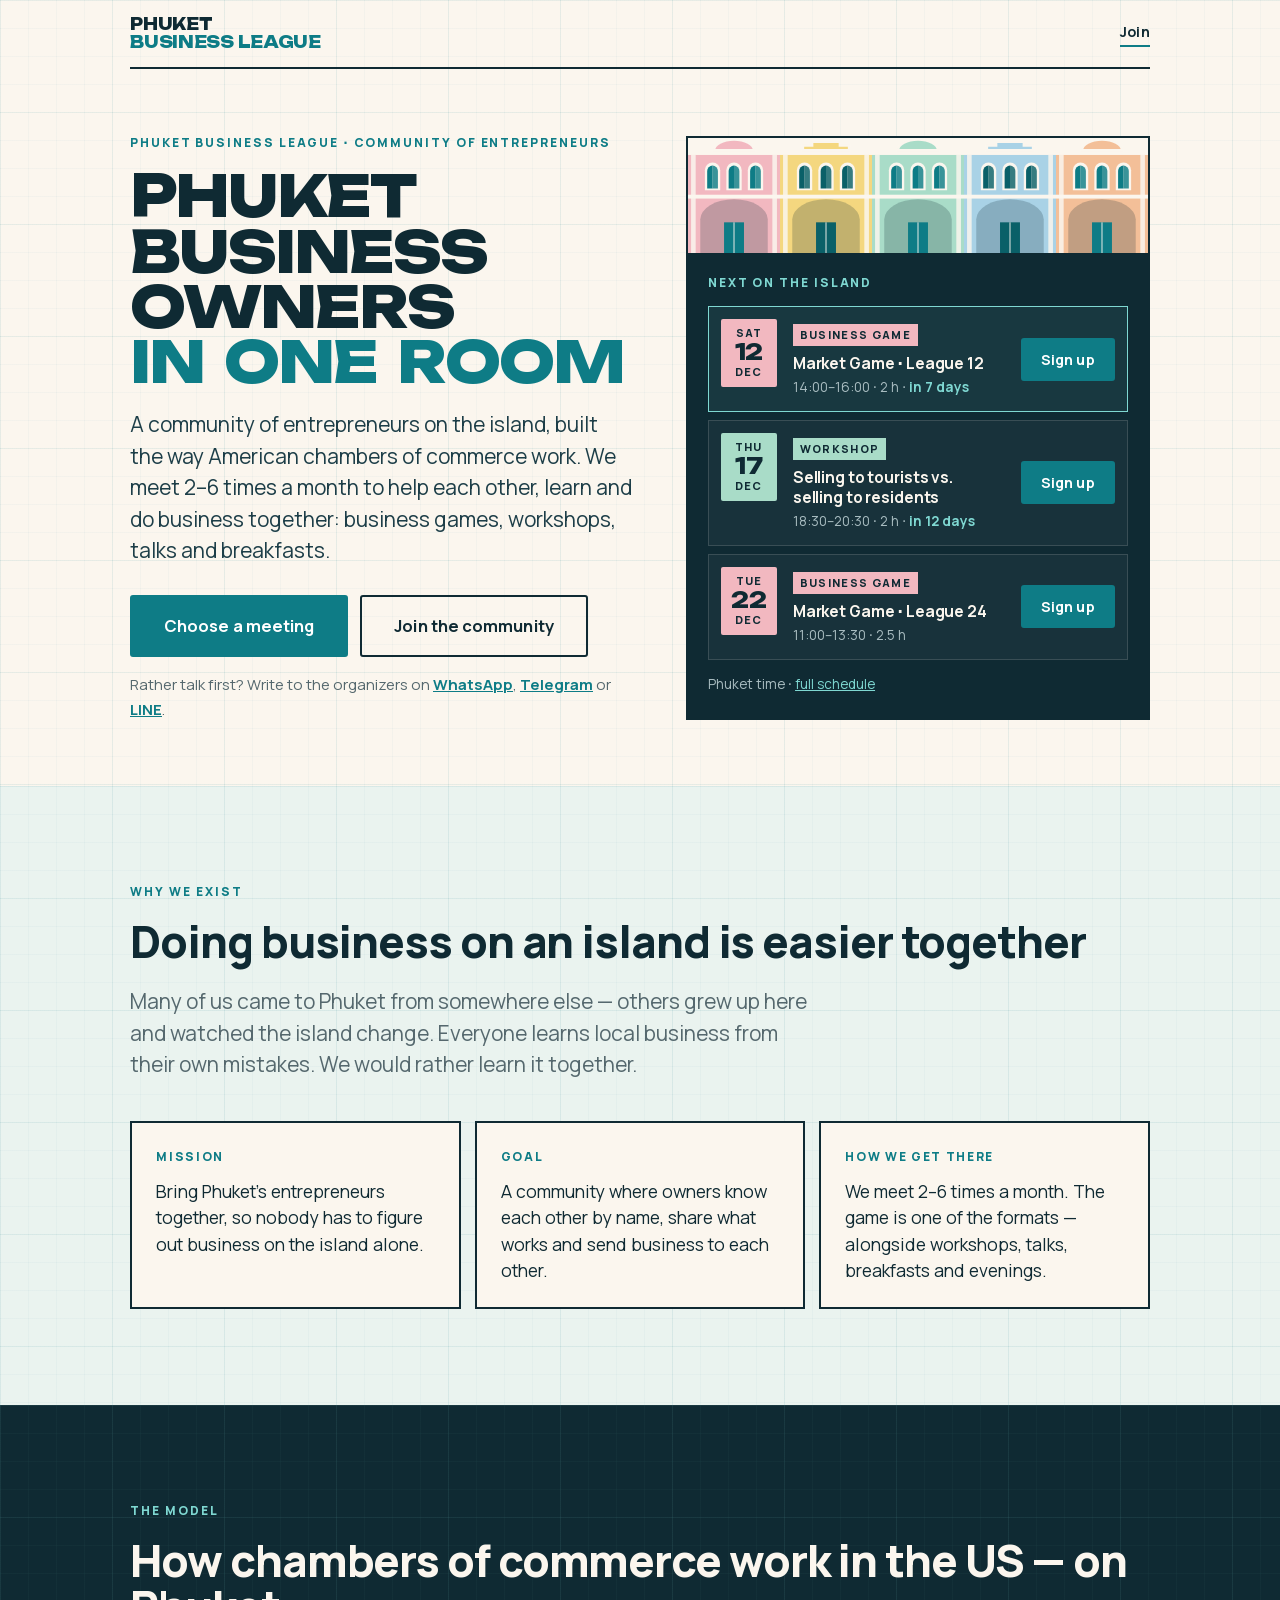
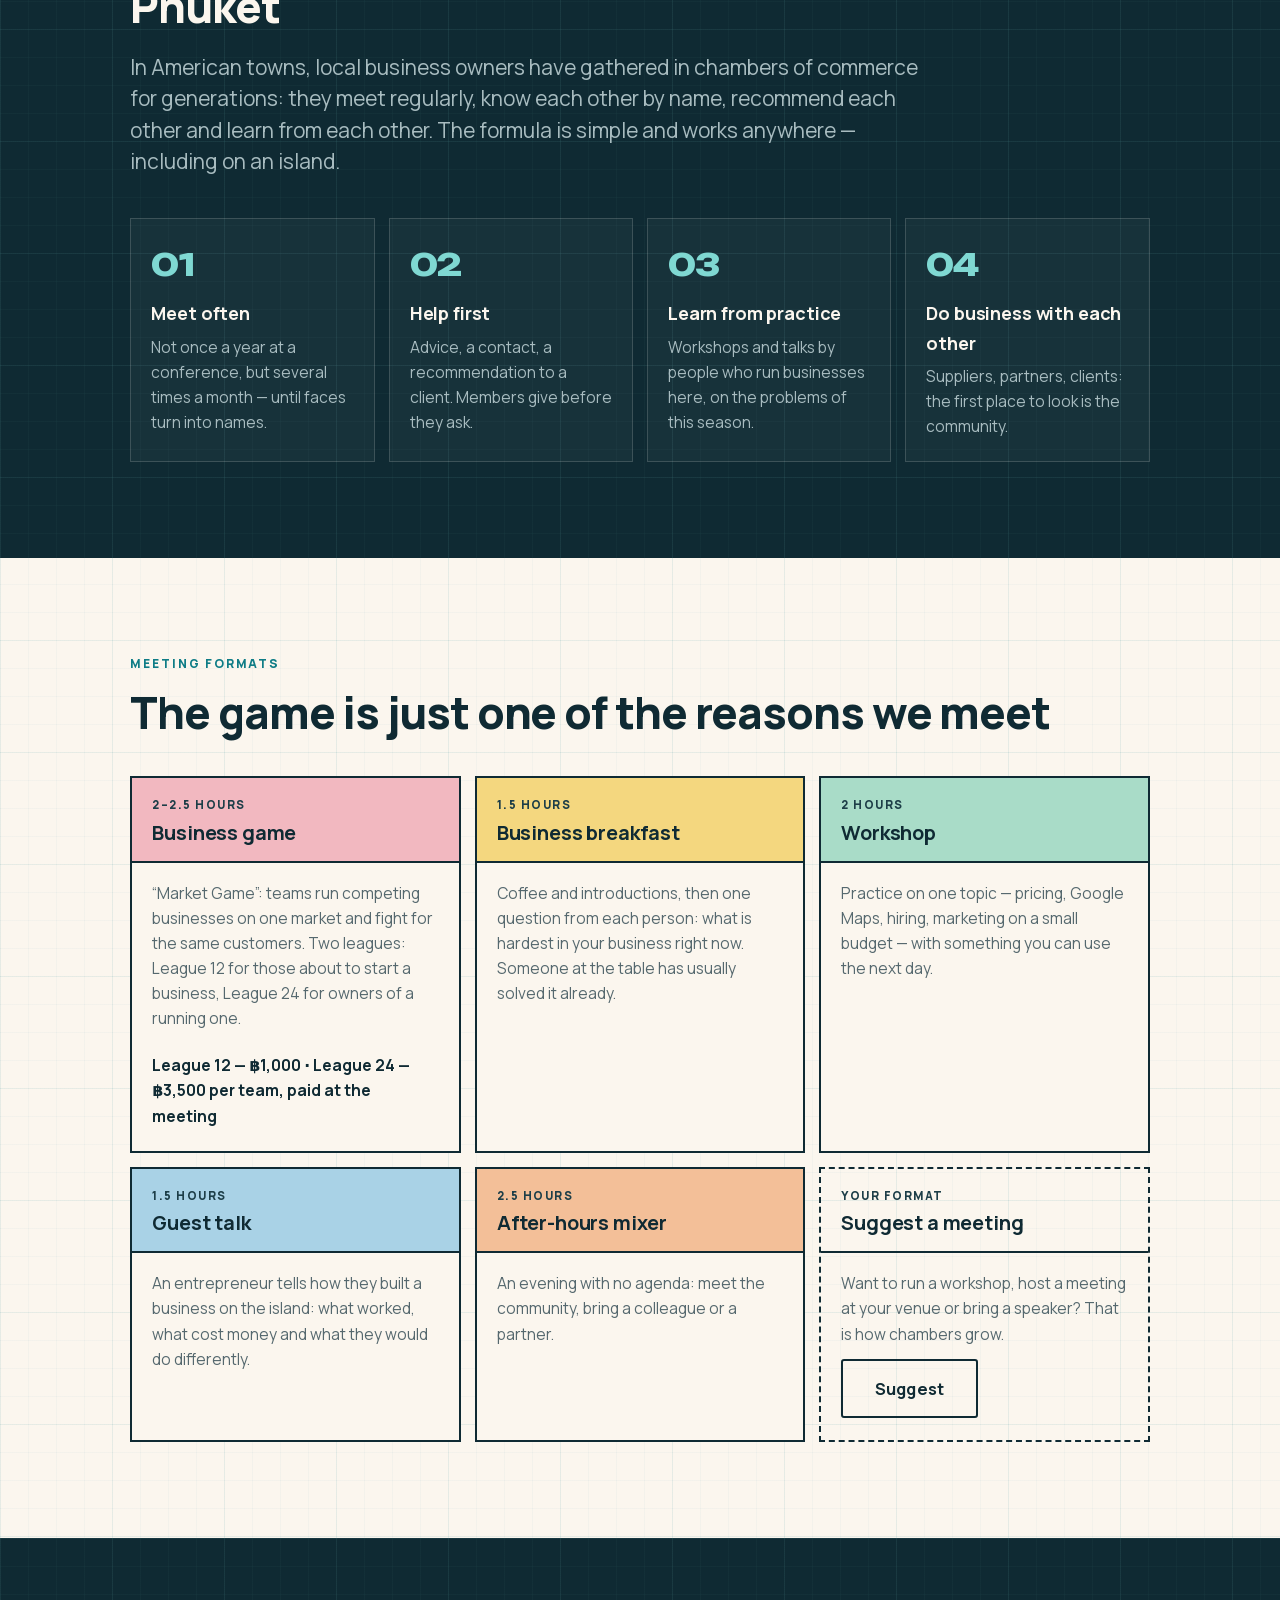
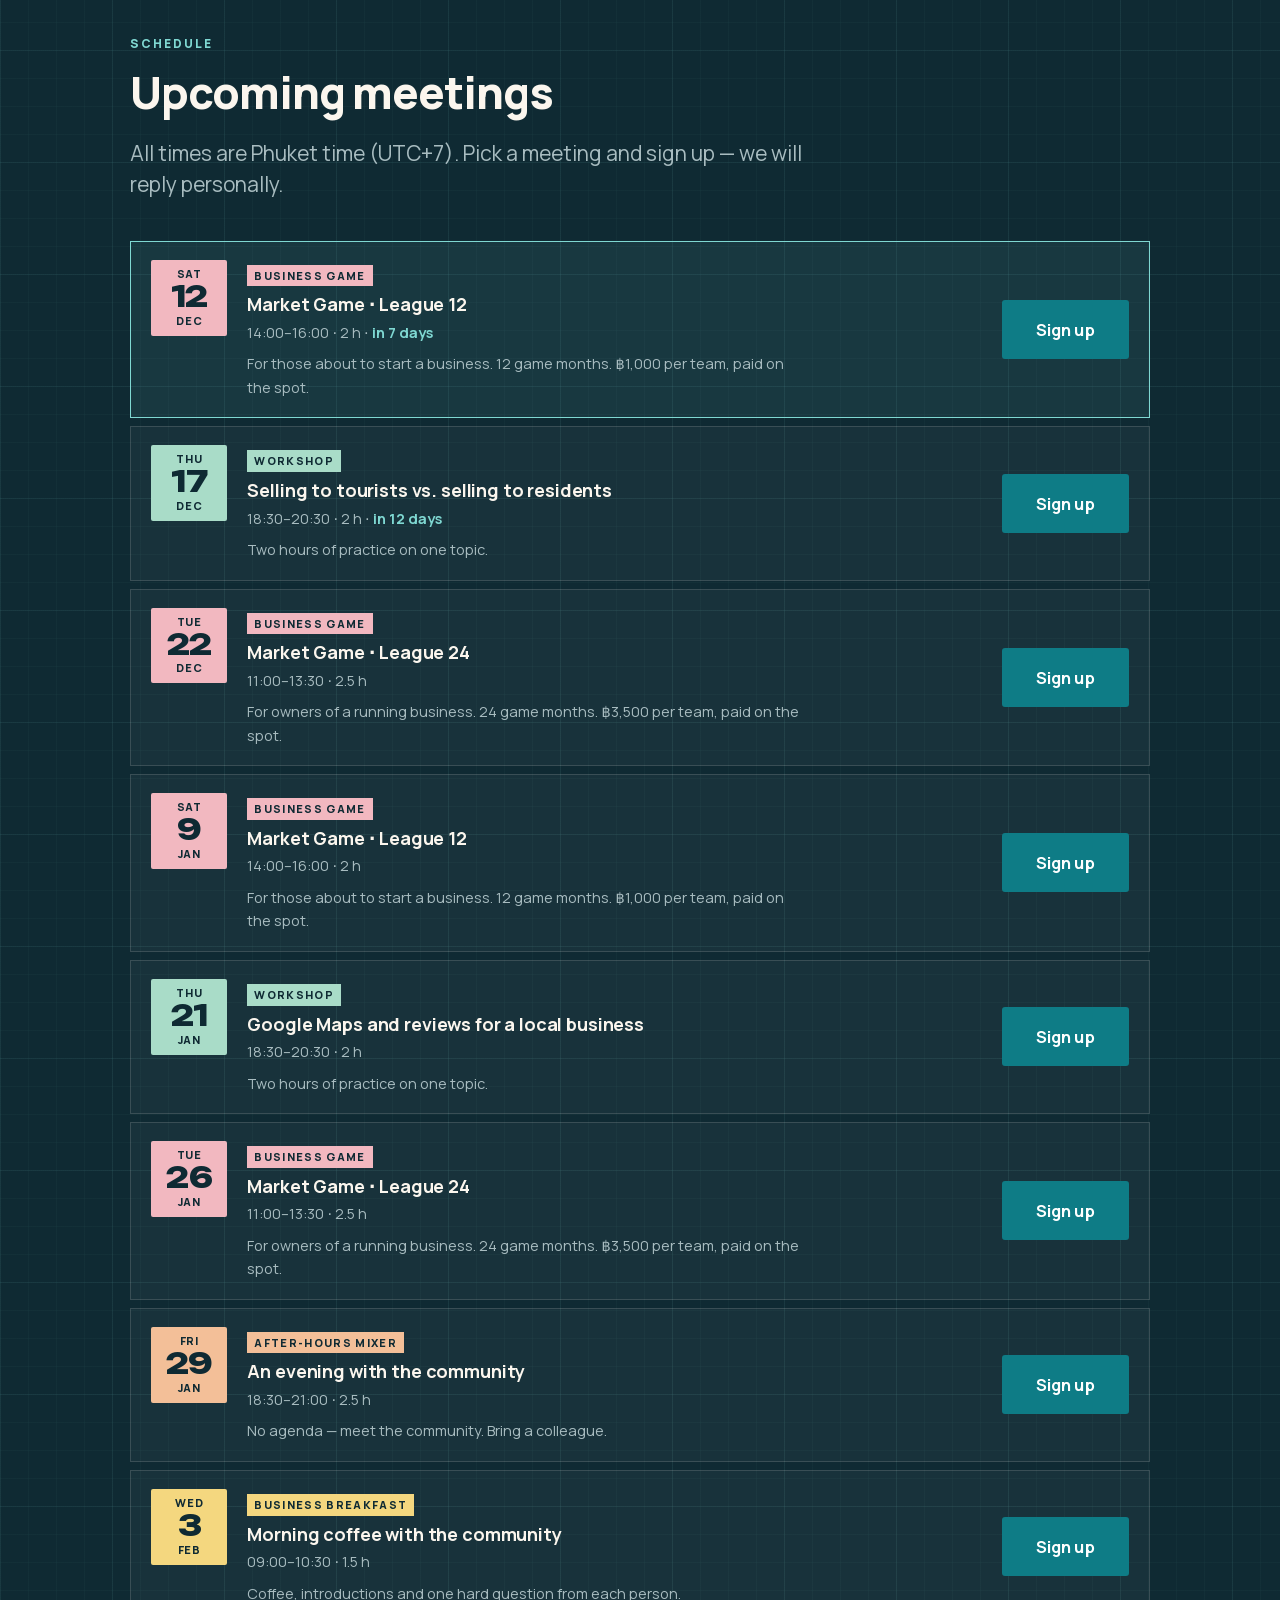
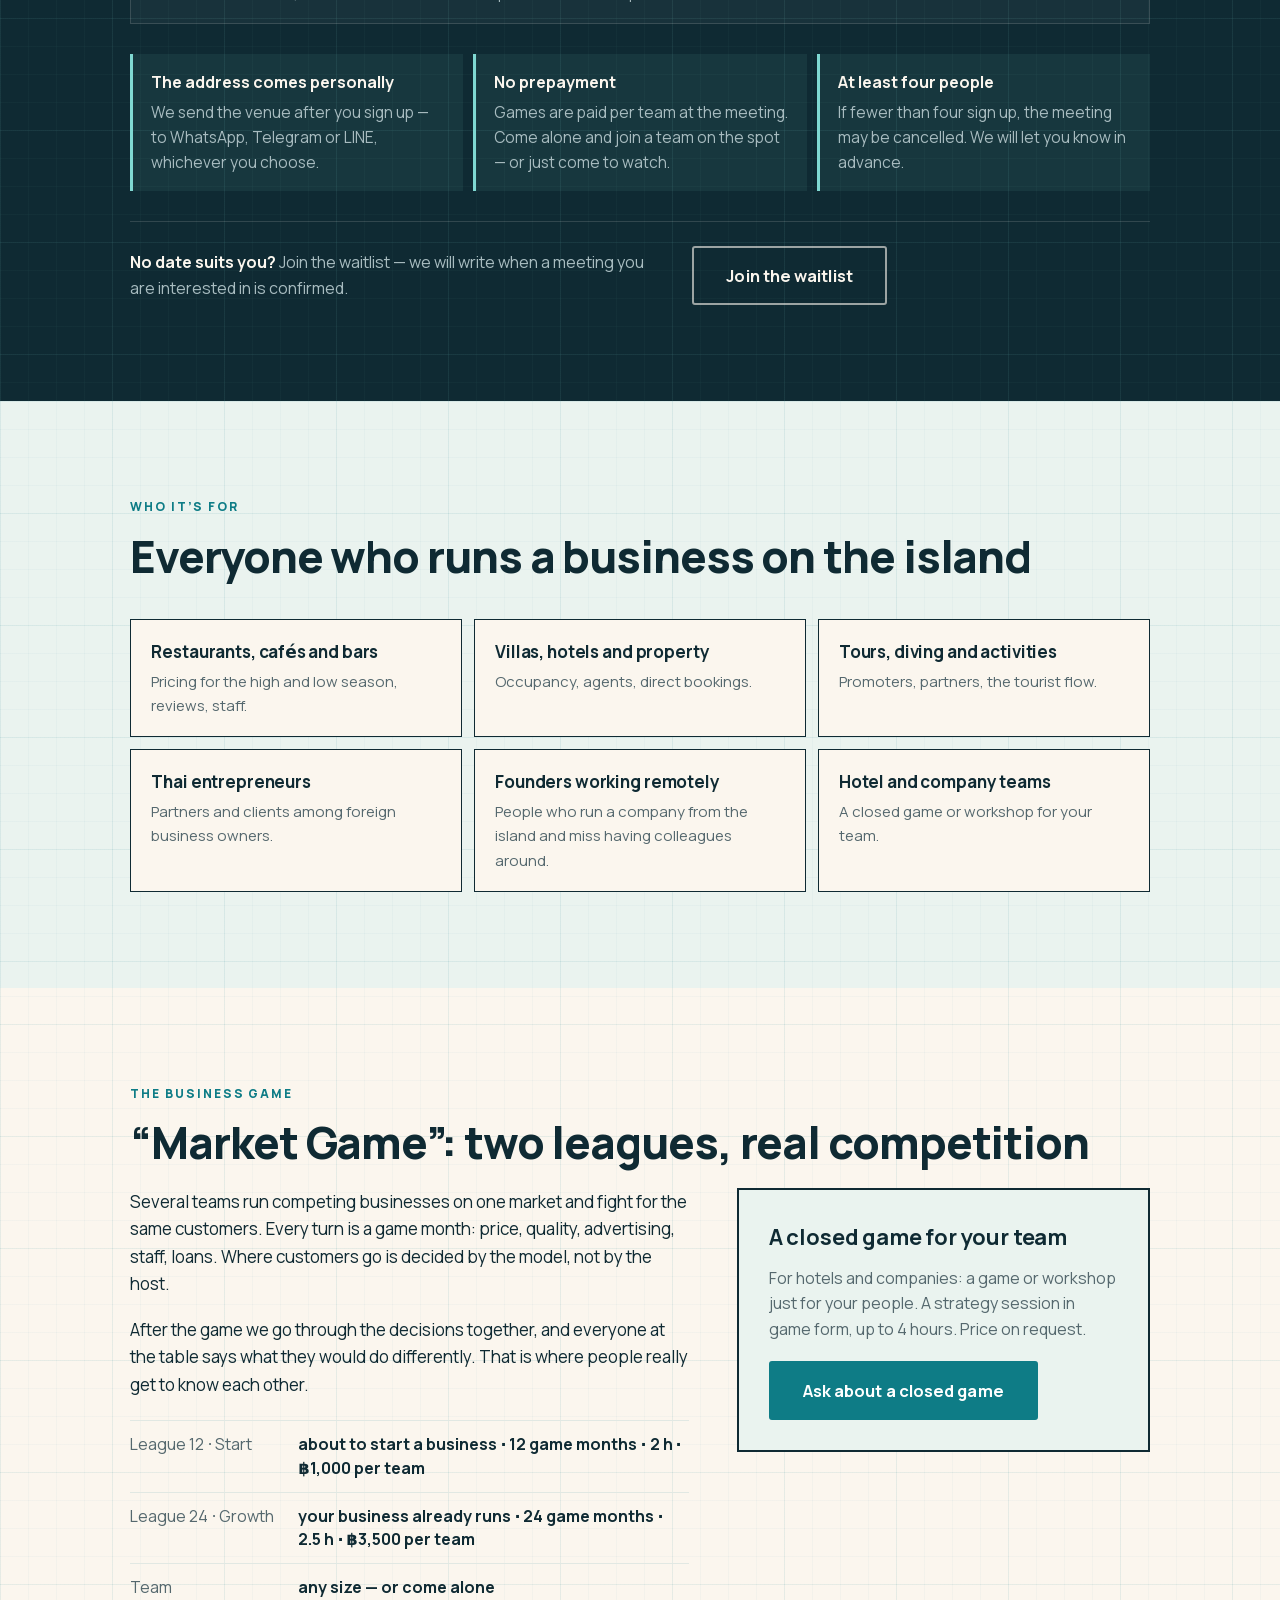
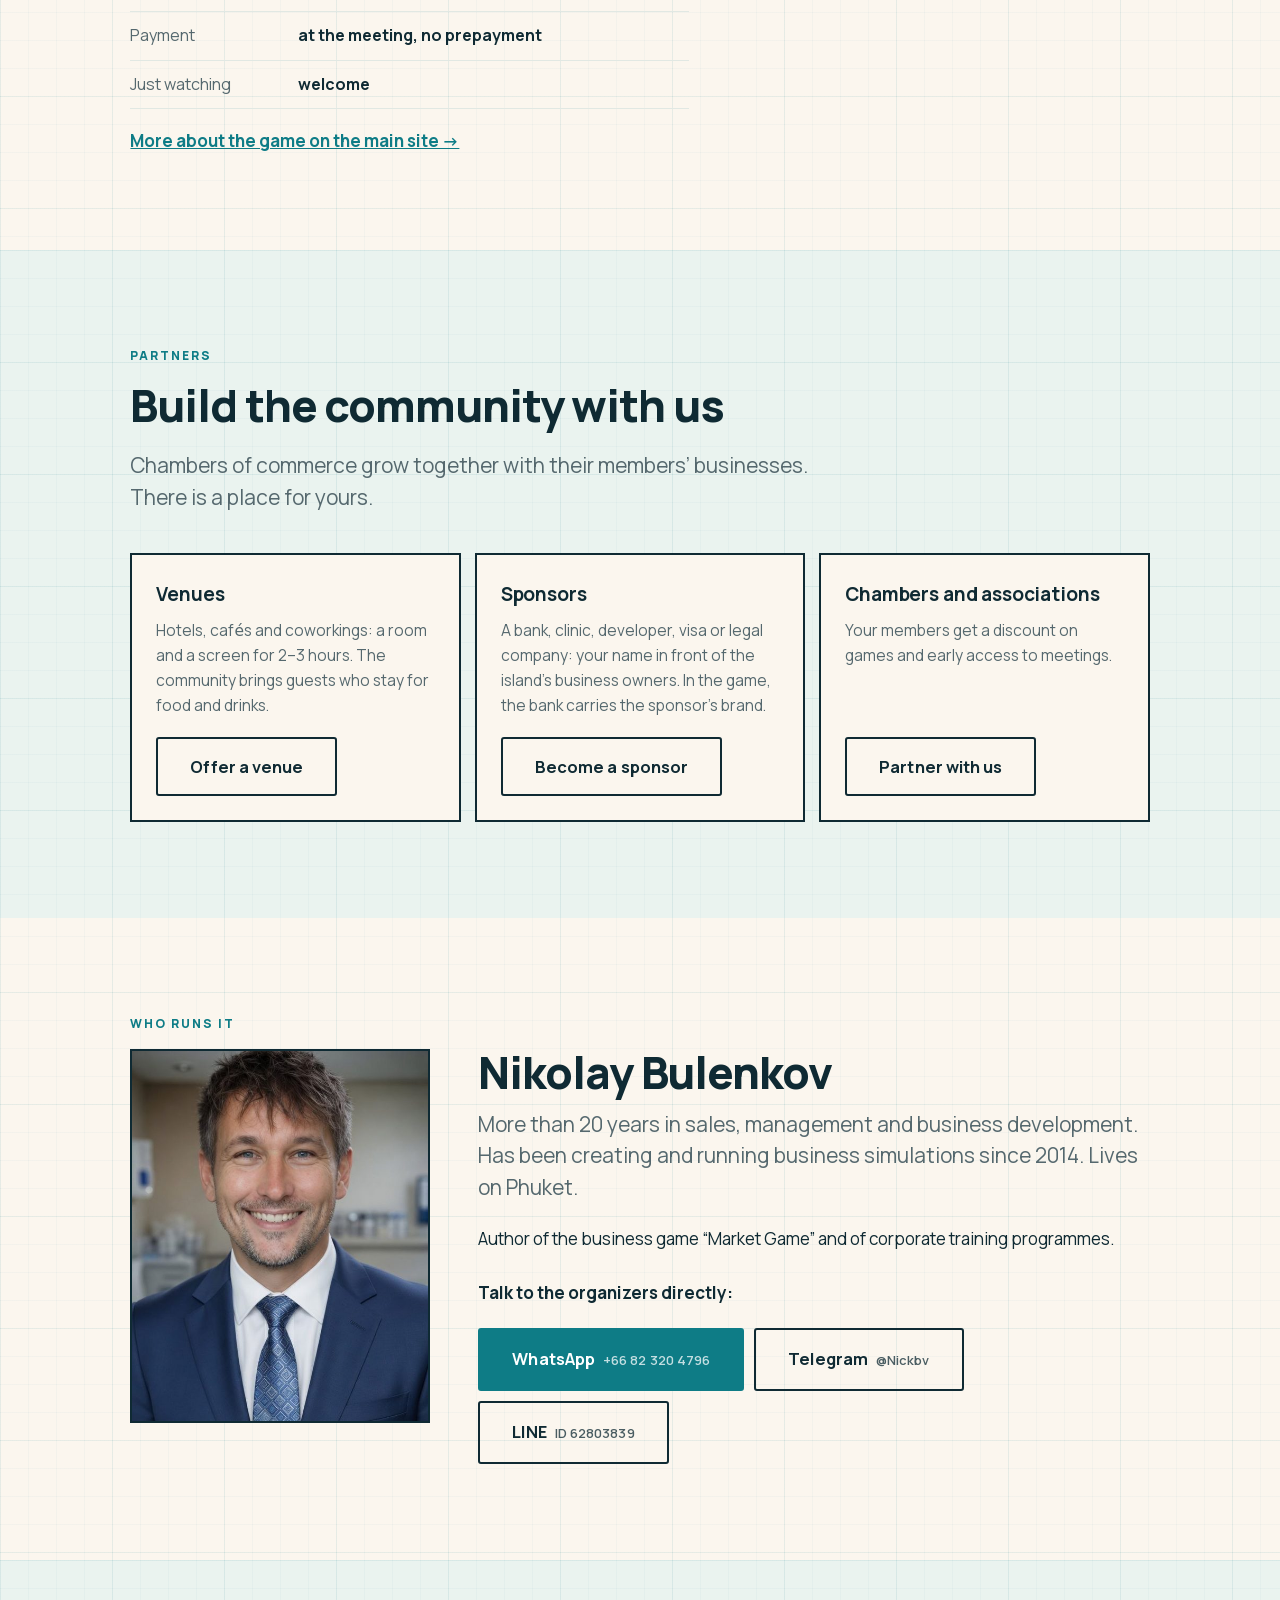
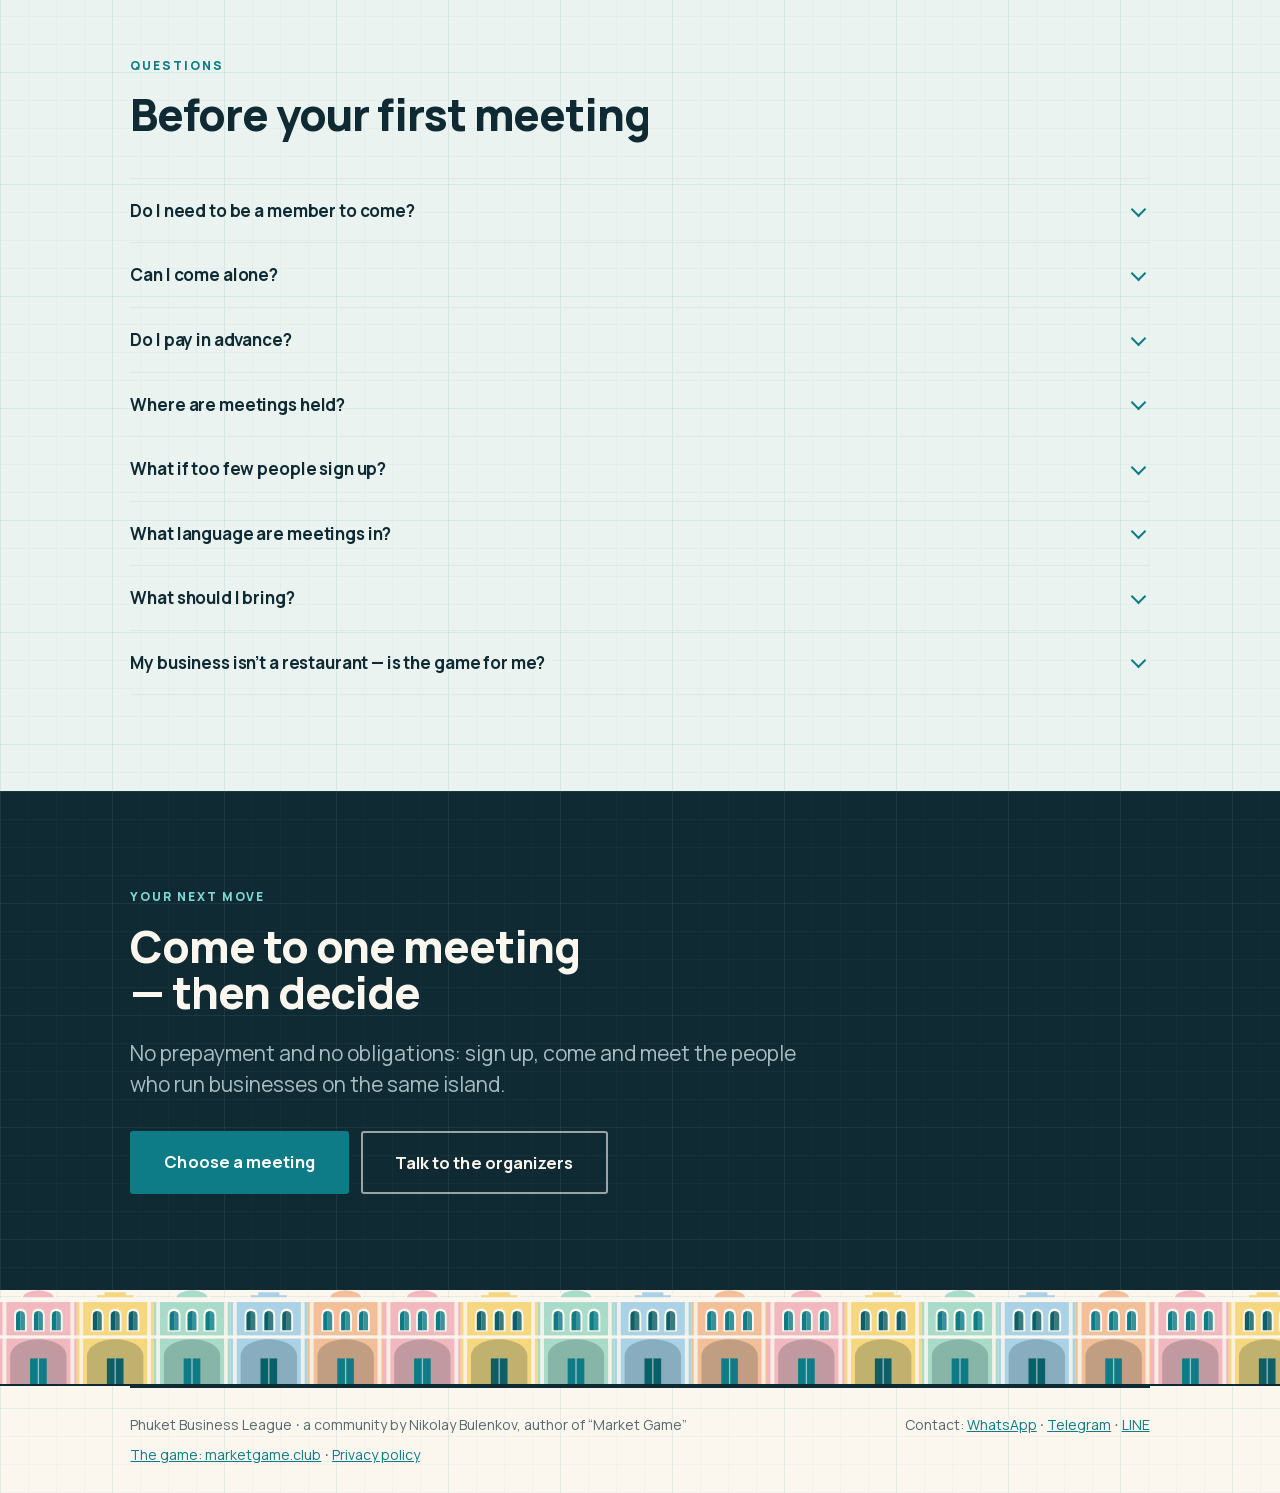
<file: phuket/index.html>
<!DOCTYPE html>
<html lang="en">
<head>
<meta charset="utf-8">
<meta name="viewport" content="width=device-width, initial-scale=1">
<title>Phuket Business League — a community of entrepreneurs on Phuket</title>
<meta name="description" content="Business owners on Phuket meet 2–6 times a month: business games, workshops, talks, breakfasts and evening mixers. Built like an American chamber of commerce. Sign up for a meeting — no prepayment.">
<meta name="theme-color" content="#FBF6EE">
<link rel="icon" href="../favicon.svg" type="image/svg+xml">
<link rel="canonical" href="https://marketgame.club/phuket/">


<meta property="og:type" content="website">
<meta property="og:locale" content="en_US">
<meta property="og:title" content="Phuket Business League">
<meta property="og:description" content="A community of entrepreneurs on the island: we meet 2–6 times a month to help each other, learn and do business together.">
<meta property="og:image" content="https://marketgame.club/phuket/og.jpg">
<meta property="og:url" content="https://marketgame.club/phuket/">
<meta name="twitter:card" content="summary_large_image">

<link rel="stylesheet" href="../styles.css">
<link rel="stylesheet" href="phuket.css">

<script type="application/ld+json">
{
  "@context": "https://schema.org",
  "@graph": [
    {
      "@type": "Organization",
      "@id": "https://marketgame.club/phuket/#org",
      "name": "Phuket Business League",
      "url": "https://marketgame.club/phuket/",
      "description": "Business owners on Phuket meet 2–6 times a month: business games, workshops, talks, breakfasts and evening mixers. Built like an American chamber of commerce. Sign up for a meeting — no prepayment.",
      "areaServed": {
        "@type": "Place",
        "name": "Phuket, Thailand"
      },
      "founder": {
        "@type": "Person",
        "name": "Nikolay Bulenkov"
      },
      "contactPoint": {
        "@type": "ContactPoint",
        "contactType": "customer support",
        "telephone": "+66823204796",
        "availableLanguage": [
          "English",
          "Russian"
        ]
      },
      "sameAs": [
        "https://t.me/Nickbv"
      ]
    },
    {
      "@type": "FAQPage",
      "mainEntity": [
        {
          "@type": "Question",
          "name": "Do I need to be a member to come?",
          "acceptedAnswer": {
            "@type": "Answer",
            "text": "No. Every meeting is open: pick one in the schedule, sign up and come."
          }
        },
        {
          "@type": "Question",
          "name": "Can I come alone?",
          "acceptedAnswer": {
            "@type": "Answer",
            "text": "Yes, that is how most people come. At games, teams are formed right at the table."
          }
        },
        {
          "@type": "Question",
          "name": "Do I pay in advance?",
          "acceptedAnswer": {
            "@type": "Answer",
            "text": "No. Games are paid per team at the meeting: League 12 — ฿1,000, League 24 — ฿3,500. You can also come just to watch."
          }
        },
        {
          "@type": "Question",
          "name": "Where are meetings held?",
          "acceptedAnswer": {
            "@type": "Answer",
            "text": "At hotels, cafés and coworkings on the island. We send the address personally after you sign up."
          }
        },
        {
          "@type": "Question",
          "name": "What if too few people sign up?",
          "acceptedAnswer": {
            "@type": "Answer",
            "text": "A meeting needs at least four people. If fewer sign up, it may be cancelled — we will warn you in advance and suggest another date."
          }
        },
        {
          "@type": "Question",
          "name": "What language are meetings in?",
          "acceptedAnswer": {
            "@type": "Answer",
            "text": "Mostly English. If another language is more comfortable for you, mention it when you sign up."
          }
        },
        {
          "@type": "Question",
          "name": "What should I bring?",
          "acceptedAnswer": {
            "@type": "Answer",
            "text": "A phone for the game, business cards if you have them, and a question you would like to ask other owners."
          }
        },
        {
          "@type": "Question",
          "name": "My business isn’t a restaurant — is the game for me?",
          "acceptedAnswer": {
            "@type": "Answer",
            "text": "Yes. The restaurant in the game is only a shell: price, quality, advertising, capacity and competitors work the same way for villas, tours and agencies."
          }
        }
      ]
    }
  ]
}
</script>
</head>
<body>

<header class="wrap">
  <div class="bar">
    <div class="logo">Phuket<br><em>Business League</em></div>
    <div class="bar__right">
      <a class="bar__tg" href="#calendar" data-lead="pk_join">Join</a>
    </div>
  </div>
</header>

<!-- ПЕРВЫЙ ЭКРАН -->
<section class="wrap hero">
  <div class="hero__in">
    <div>
      <span class="eyebrow">PHUKET BUSINESS LEAGUE · COMMUNITY OF ENTREPRENEURS</span>
      <h1>Phuket business owners<span>in one room</span></h1>
      <p class="lede">A community of entrepreneurs on the island, built the way American chambers of commerce work. We meet 2–6 times a month to help each other, learn and do business together: business games, workshops, talks and breakfasts.</p>
      <div class="btns">
        <a class="btn" href="#calendar">Choose a meeting</a>
        <button type="button" class="btn btn--line" data-lead="pk_join">Join the community</button>
      </div>
      <p class="hero__cta-note">Rather talk first? Write to the organizers on <a href="https://wa.me/66823204796?text=Hi%21%20I%27d%20like%20to%20know%20more%20about%20Phuket%20Business%20League." target="_blank" rel="noopener">WhatsApp</a>, <a href="https://t.me/Nickbv" target="_blank" rel="noopener">Telegram</a> or <a href="https://line.me/ti/p/~62803839" target="_blank" rel="noopener">LINE</a>.</p>
    </div>
    <aside class="board" aria-label="Next on the island">
      <img class="board__street" src="shophouses.svg" width="600" height="150" alt="">
      <div class="board__in">
        <span class="board__t">Next on the island</span>
        <div id="nextMeets"><p class="mute">Loading the schedule…</p></div>
        <p class="board__foot">Phuket time · <a href="#calendar">full schedule</a></p>
      </div>
    </aside>
  </div>
</section>

<!-- ЗАЧЕМ -->
<section class="sect sect--tint">
  <div class="wrap">
    <span class="eyebrow">WHY WE EXIST</span>
    <h2>Doing business on an island is easier together</h2>
    <p class="lede">Many of us came to Phuket from somewhere else — others grew up here and watched the island change. Everyone learns local business from their own mistakes. We would rather learn it together.</p>
    <div class="mission"><article><h3>Mission</h3><p>Bring Phuket’s entrepreneurs together, so nobody has to figure out business on the island alone.</p></article><article><h3>Goal</h3><p>A community where owners know each other by name, share what works and send business to each other.</p></article><article><h3>How we get there</h3><p>We meet 2–6 times a month. The game is one of the formats — alongside workshops, talks, breakfasts and evenings.</p></article></div>
  </div>
</section>

<!-- МОДЕЛЬ ТОРГОВЫХ ПАЛАТ -->
<section class="sect sect--dark">
  <div class="wrap">
    <span class="eyebrow">THE MODEL</span>
    <h2>How chambers of commerce work in the US — on Phuket</h2>
    <p class="lede" style="max-width:68ch">In American towns, local business owners have gathered in chambers of commerce for generations: they meet regularly, know each other by name, recommend each other and learn from each other. The formula is simple and works anywhere — including on an island.</p>
    <ol class="principles"><li><h3>Meet often</h3><p>Not once a year at a conference, but several times a month — until faces turn into names.</p></li><li><h3>Help first</h3><p>Advice, a contact, a recommendation to a client. Members give before they ask.</p></li><li><h3>Learn from practice</h3><p>Workshops and talks by people who run businesses here, on the problems of this season.</p></li><li><h3>Do business with each other</h3><p>Suppliers, partners, clients: the first place to look is the community.</p></li></ol>
  </div>
</section>

<!-- ФОРМАТЫ -->
<section class="sect">
  <div class="wrap">
    <span class="eyebrow">MEETING FORMATS</span>
    <h2>The game is just one of the reasons we meet</h2>
    <div class="fmts">
      <article class="fmt fmt--game"><div class="fmt__top"><span class="fmt__len">2–2.5 hours</span><h3>Business game</h3></div><div class="fmt__body"><p>“Market Game”: teams run competing businesses on one market and fight for the same customers. Two leagues: League 12 for those about to start a business, League 24 for owners of a running one.</p><p class="fmt__price">League 12 — ฿1,000 · League 24 — ฿3,500 per team, paid at the meeting</p></div></article>
      <article class="fmt fmt--breakfast"><div class="fmt__top"><span class="fmt__len">1.5 hours</span><h3>Business breakfast</h3></div><div class="fmt__body"><p>Coffee and introductions, then one question from each person: what is hardest in your business right now. Someone at the table has usually solved it already.</p></div></article>
      <article class="fmt fmt--workshop"><div class="fmt__top"><span class="fmt__len">2 hours</span><h3>Workshop</h3></div><div class="fmt__body"><p>Practice on one topic — pricing, Google Maps, hiring, marketing on a small budget — with something you can use the next day.</p></div></article>
      <article class="fmt fmt--talk"><div class="fmt__top"><span class="fmt__len">1.5 hours</span><h3>Guest talk</h3></div><div class="fmt__body"><p>An entrepreneur tells how they built a business on the island: what worked, what cost money and what they would do differently.</p></div></article>
      <article class="fmt fmt--mixer"><div class="fmt__top"><span class="fmt__len">2.5 hours</span><h3>After-hours mixer</h3></div><div class="fmt__body"><p>An evening with no agenda: meet the community, bring a colleague or a partner.</p></div></article>
      <article class="fmt fmt--own"><div class="fmt__top"><span class="fmt__len">Your format</span><h3>Suggest a meeting</h3></div><div class="fmt__body"><p>Want to run a workshop, host a meeting at your venue or bring a speaker? That is how chambers grow.</p><button type="button" class="btn btn--line" data-lead="pk_talk">Suggest</button></div></article>
    </div>
  </div>
</section>

<!-- РАСПИСАНИЕ -->
<section class="sect sect--dark" id="calendar">
  <div class="wrap">
    <span class="eyebrow">SCHEDULE</span>
    <h2>Upcoming meetings</h2>
    <p class="lede">All times are Phuket time (UTC+7). Pick a meeting and sign up — we will reply personally.</p>
    <div class="schedule" id="meetups">
      <p class="mute">Turn on JavaScript to see the schedule — or write to us and we will name the nearest dates.</p>
    </div>
    <ul class="rules"><li><b>The address comes personally</b>We send the venue after you sign up — to WhatsApp, Telegram or LINE, whichever you choose.</li><li><b>No prepayment</b>Games are paid per team at the meeting. Come alone and join a team on the spot — or just come to watch.</li><li><b>At least four people</b>If fewer than four sign up, the meeting may be cancelled. We will let you know in advance.</li></ul>
    <div class="waitlist">
      <p><b>No date suits you?</b> Join the waitlist — we will write when a meeting you are interested in is confirmed.</p>
      <button type="button" class="btn btn--line" data-lead="pk_join">Join the waitlist</button>
    </div>
  </div>
</section>

<!-- ДЛЯ КОГО -->
<section class="sect sect--tint">
  <div class="wrap">
    <span class="eyebrow">WHO IT’S FOR</span>
    <h2>Everyone who runs a business on the island</h2>
    <div class="who"><div><h3>Restaurants, cafés and bars</h3><p>Pricing for the high and low season, reviews, staff.</p></div><div><h3>Villas, hotels and property</h3><p>Occupancy, agents, direct bookings.</p></div><div><h3>Tours, diving and activities</h3><p>Promoters, partners, the tourist flow.</p></div><div><h3>Thai entrepreneurs</h3><p>Partners and clients among foreign business owners.</p></div><div><h3>Founders working remotely</h3><p>People who run a company from the island and miss having colleagues around.</p></div><div><h3>Hotel and company teams</h3><p>A closed game or workshop for your team.</p></div></div>
  </div>
</section>

<!-- ИГРА -->
<section class="sect">
  <div class="wrap">
    <span class="eyebrow">THE BUSINESS GAME</span>
    <h2>“Market Game”: two leagues, real competition</h2>
    <div class="duo">
      <div class="prose">
        <p>Several teams run competing businesses on one market and fight for the same customers. Every turn is a game month: price, quality, advertising, staff, loans. Where customers go is decided by the model, not by the host.</p><p>After the game we go through the decisions together, and everyone at the table says what they would do differently. That is where people really get to know each other.</p>
        <ul class="facts"><li><span>League 12 · Start</span><b>about to start a business · 12 game months · 2 h · ฿1,000 per team</b></li><li><span>League 24 · Growth</span><b>your business already runs · 24 game months · 2.5 h · ฿3,500 per team</b></li><li><span>Team</span><b>any size — or come alone</b></li><li><span>Payment</span><b>at the meeting, no prepayment</b></li><li><span>Just watching</span><b>welcome</b></li></ul>
        <p style="margin-top:18px"><a href="../"><b>More about the game on the main site →</b></a></p>
      </div>
      <div class="private">
        <h3>A closed game for your team</h3>
        <p>For hotels and companies: a game or workshop just for your people. A strategy session in game form, up to 4 hours. Price on request.</p>
        <button type="button" class="btn" data-lead="pk_team">Ask about a closed game</button>
      </div>
    </div>
  </div>
</section>

<!-- ПАРТНЁРЫ -->
<section class="sect sect--tint">
  <div class="wrap">
    <span class="eyebrow">PARTNERS</span>
    <h2>Build the community with us</h2>
    <p class="lede">Chambers of commerce grow together with their members’ businesses. There is a place for yours.</p>
    <div class="partners"><div class="partner"><h3>Venues</h3><p>Hotels, cafés and coworkings: a room and a screen for 2–3 hours. The community brings guests who stay for food and drinks.</p><button type="button" class="btn btn--line" data-lead="pk_partner">Offer a venue</button></div><div class="partner"><h3>Sponsors</h3><p>A bank, clinic, developer, visa or legal company: your name in front of the island’s business owners. In the game, the bank carries the sponsor’s brand.</p><button type="button" class="btn btn--line" data-lead="pk_partner">Become a sponsor</button></div><div class="partner"><h3>Chambers and associations</h3><p>Your members get a discount on games and early access to meetings.</p><button type="button" class="btn btn--line" data-lead="pk_partner">Partner with us</button></div></div>
  </div>
</section>

<!-- КТО ВЕДЁТ -->
<section class="sect">
  <div class="wrap">
    <span class="eyebrow">WHO RUNS IT</span>
    <div class="author">
      <div>
        <img class="author__photo" src="../author.jpg" width="560" height="700" alt="Nikolay Bulenkov, organizer of Phuket Business League" loading="lazy">
      </div>
      <div>
        <h2 style="margin-bottom:.3em">Nikolay Bulenkov</h2>
        <p class="lede">More than 20 years in sales, management and business development. Has been creating and running business simulations since 2014. Lives on Phuket.</p>
        <p>Author of the business game “Market Game” and of corporate training programmes.</p>
        <p style="margin:26px 0 0;font-weight:700">Talk to the organizers directly:</p>
        <div class="contacts"><a class="btn" href="https://wa.me/66823204796?text=Hi%21%20I%27d%20like%20to%20know%20more%20about%20Phuket%20Business%20League." target="_blank" rel="noopener">WhatsApp <small>+66 82 320 4796</small></a><a class="btn btn--line" href="https://t.me/Nickbv" target="_blank" rel="noopener">Telegram <small>@Nickbv</small></a><a class="btn btn--line" href="https://line.me/ti/p/~62803839" target="_blank" rel="noopener">LINE <small>ID 62803839</small></a></div>
      </div>
    </div>
  </div>
</section>

<!-- ВОПРОСЫ -->
<section class="sect sect--tint">
  <div class="wrap">
    <span class="eyebrow">QUESTIONS</span>
    <h2>Before your first meeting</h2>
    <div class="faq">
      <details><summary>Do I need to be a member to come?</summary><p class="faq__a">No. Every meeting is open: pick one in the schedule, sign up and come.</p></details>
      <details><summary>Can I come alone?</summary><p class="faq__a">Yes, that is how most people come. At games, teams are formed right at the table.</p></details>
      <details><summary>Do I pay in advance?</summary><p class="faq__a">No. Games are paid per team at the meeting: League 12 — ฿1,000, League 24 — ฿3,500. You can also come just to watch.</p></details>
      <details><summary>Where are meetings held?</summary><p class="faq__a">At hotels, cafés and coworkings on the island. We send the address personally after you sign up.</p></details>
      <details><summary>What if too few people sign up?</summary><p class="faq__a">A meeting needs at least four people. If fewer sign up, it may be cancelled — we will warn you in advance and suggest another date.</p></details>
      <details><summary>What language are meetings in?</summary><p class="faq__a">Mostly English. If another language is more comfortable for you, mention it when you sign up.</p></details>
      <details><summary>What should I bring?</summary><p class="faq__a">A phone for the game, business cards if you have them, and a question you would like to ask other owners.</p></details>
      <details><summary>My business isn’t a restaurant — is the game for me?</summary><p class="faq__a">Yes. The restaurant in the game is only a shell: price, quality, advertising, capacity and competitors work the same way for villas, tours and agencies.</p></details>
      
    </div>
  </div>
</section>

<!-- СЛЕДУЮЩИЙ ШАГ -->
<section class="sect sect--dark final">
  <div class="wrap">
    <span class="eyebrow">YOUR NEXT MOVE</span>
    <h2>Come to one meeting — then decide</h2>
    <p class="lede">No prepayment and no obligations: sign up, come and meet the people who run businesses on the same island.</p>
    <div class="btns" style="margin-top:30px">
      <a class="btn" href="#calendar">Choose a meeting</a>
      <button type="button" class="btn btn--line" data-lead="pk_talk">Talk to the organizers</button>
    </div>
  </div>
</section>

<div class="street" aria-hidden="true"></div>

<footer class="wrap">
  <div class="foot">
    <span>Phuket Business League · a community by Nikolay Bulenkov, author of “Market Game”</span>
    <span>Contact: <a href="https://wa.me/66823204796?text=Hi%21%20I%27d%20like%20to%20know%20more%20about%20Phuket%20Business%20League." target="_blank" rel="noopener">WhatsApp</a> · <a href="https://t.me/Nickbv" target="_blank" rel="noopener">Telegram</a> · <a href="https://line.me/ti/p/~62803839" target="_blank" rel="noopener">LINE</a></span>
    <span><a href="../">The game: marketgame.club</a> · <a href="../privacy.html">Privacy policy</a></span>
  </div>
</footer>

<script>
window.MEETUPS_CONFIG = {
  "locale": "en-GB",
  "hosts": [
    {
      "id": "meetups",
      "limit": 8
    },
    {
      "id": "nextMeets",
      "limit": 3,
      "compact": true
    }
  ],
  "formats": {
    "game": {
      "name": "Business game",
      "title": "“Market Game”",
      "blurb": "Teams compete for one market. Come alone — teams form at the table."
    },
    "breakfast": {
      "name": "Business breakfast",
      "title": "Morning coffee with the community",
      "blurb": "Coffee, introductions and one hard question from each person."
    },
    "workshop": {
      "name": "Workshop",
      "title": "",
      "blurb": "Two hours of practice on one topic."
    },
    "talk": {
      "name": "Guest talk",
      "title": "",
      "blurb": "An entrepreneur on how they built a business on the island."
    },
    "mixer": {
      "name": "After-hours mixer",
      "title": "An evening with the community",
      "blurb": "No agenda — meet the community. Bring a colleague."
    }
  },
  "topics": {
    "workshop": [
      "Google Maps and reviews for a local business",
      "Pricing for the high and low season",
      "Hiring and keeping staff on the island",
      "Marketing on a small budget: promoters, partners, Instagram",
      "What one guest really brings you",
      "Selling to tourists vs. selling to residents"
    ],
    "talk": [
      "Opening a business on Phuket: what nobody tells you",
      "Getting through the low season",
      "Working with Thai partners and suppliers",
      "From one location to several"
    ]
  },
  "text": {
    "duration": "{h} h",
    "decimal": ".",
    "cta": "Sign up",
    "empty": "The schedule is being updated. Write to us and we will name the nearest dates."
  },
  "leagues": {
    "l12": {
      "title": "Market Game · League 12",
      "blurb": "For those about to start a business. 12 game months. ฿1,000 per team, paid on the spot."
    },
    "l24": {
      "title": "Market Game · League 24",
      "blurb": "For owners of a running business. 24 game months. ฿3,500 per team, paid on the spot."
    }
  },
  "manager": {
    "locale": "ru-RU",
    "formats": {
      "game": "Бизнес-игра",
      "breakfast": "Бизнес-завтрак",
      "workshop": "Тренинг",
      "talk": "Лекция гостя",
      "mixer": "Вечерняя встреча"
    },
    "leagues": {
      "l12": "Лига 12",
      "l24": "Лига 24"
    },
    "topics": {
      "workshop": [
        "Google Maps и отзывы для местного бизнеса",
        "Цены в высокий и низкий сезон",
        "Найм и удержание персонала на острове",
        "Маркетинг на маленьком бюджете: промоутеры, партнёры, Instagram",
        "Сколько на самом деле приносит один гость",
        "Продавать туристам или местным"
      ],
      "talk": [
        "Открыть бизнес на Пхукете: о чём не рассказывают",
        "Как пережить низкий сезон",
        "Работа с тайскими партнёрами и поставщиками",
        "От одной точки к нескольким"
      ]
    }
  },
  "seo": {
    "name": "Phuket Business League",
    "url": "https://marketgame.club/phuket/",
    "place": "Phuket — venue sent after sign-up",
    "currency": "THB",
    "prices": {
      "l12": 1000,
      "l24": 3500
    }
  }
};
// Отменённые встречи и разовые встречи — см. README, раздел «Пхукет».
window.MEETUPS_CONFIG.exceptions = [];
window.MEETUPS_CONFIG.extra = [];
</script>
<script src="meetups.js"></script>
<script>
window.FORM_CONFIG = {
  "endpoint": "https://script.google.com/macros/s/AKfycbxE0kMC6oIlYu7r6wyIFLdjhnkD862wcumVuhh9k7uDW4CD8QnOKINW2HWd_IWopeQE/exec",
  "lang": "en",
  "privacyUrl": "../privacy.html",
  "fallback": {
    "url": "https://wa.me/66823204796",
    "label": "WhatsApp +66 82 320 4796"
  },
  "leaguePrefix": "PHUKET · ",
  "leagues": {
    "pk_meet": "A specific meeting",
    "pk_join": "Join the community",
    "pk_talk": "Talk to the organizers",
    "pk_team": "A closed game for a team",
    "pk_partner": "Partnership"
  },
  "managerLeagues": {
    "pk_meet": "Конкретная встреча",
    "pk_join": "Вступить в сообщество",
    "pk_talk": "Поговорить с организаторами",
    "pk_team": "Закрытая игра для команды",
    "pk_partner": "Партнёрство"
  },
  "messengers": {
    "whatsapp": "WhatsApp",
    "telegram": "Telegram",
    "line": "LINE"
  },
  "text": {
    "title": "Sign up",
    "subtitle": "We will reply personally and send you the address of the meeting.",
    "name": "Your name",
    "namePh": "Name",
    "phone": "WhatsApp or phone",
    "phonePh": "+66 …",
    "telegram": "Telegram or LINE ID",
    "telegramPh": "@username or LINE ID",
    "messenger": "Where should we write to you?",
    "league": "What are you interested in?",
    "consent": "I agree to the processing of my personal data —",
    "privacy": "privacy policy",
    "submit": "Send",
    "sending": "Sending…",
    "successTitle": "Thank you — we got it",
    "successText": "We will write to you in the messenger you chose, usually within a day, and send the address.",
    "close": "Close",
    "errName": "Please tell us your name.",
    "errContact": "Leave a WhatsApp number or a Telegram / LINE ID — otherwise we cannot send you the address.",
    "errPhone": "The number looks incomplete. Please check it.",
    "errConsent": "We cannot accept the request without consent to data processing.",
    "errSend": "The request did not go through.",
    "errSendFallback": "Write to us directly:"
  }
};
</script>
<script src="../form.js"></script>
</body>
</html>
</file>
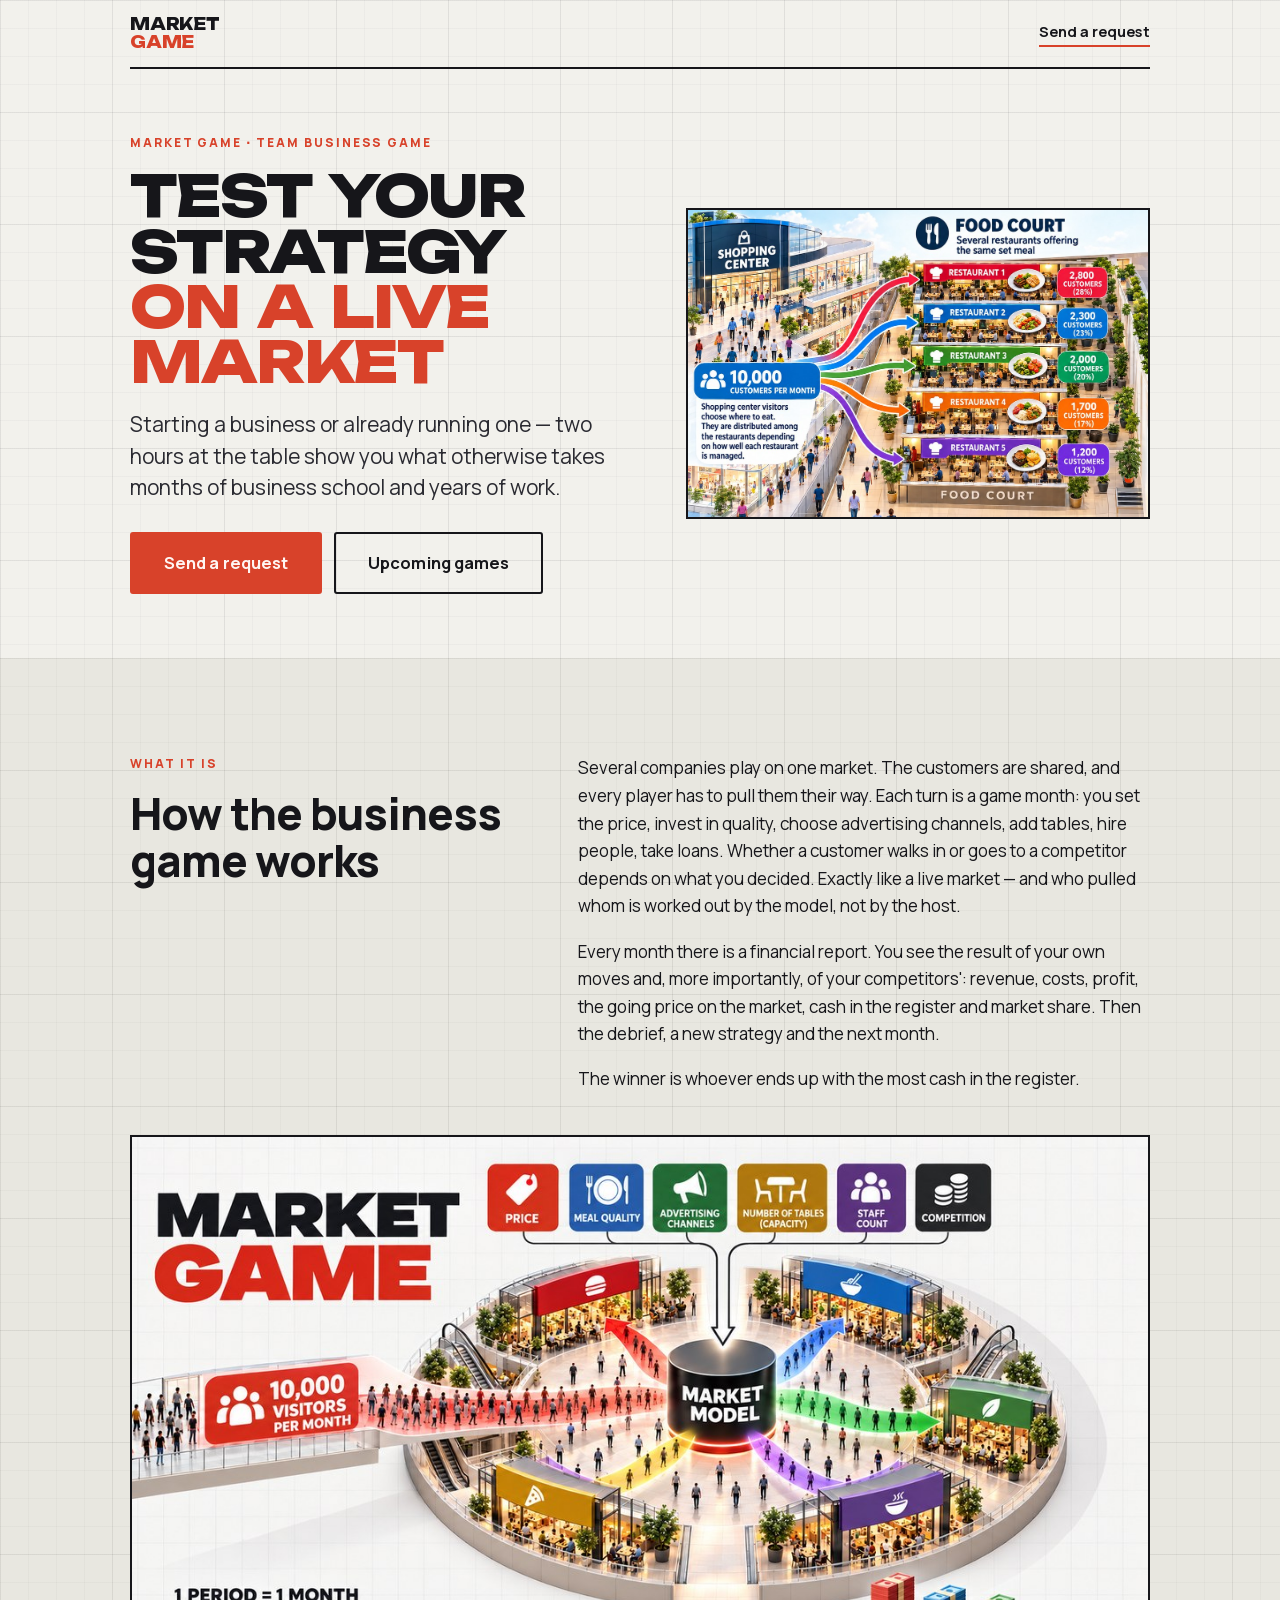
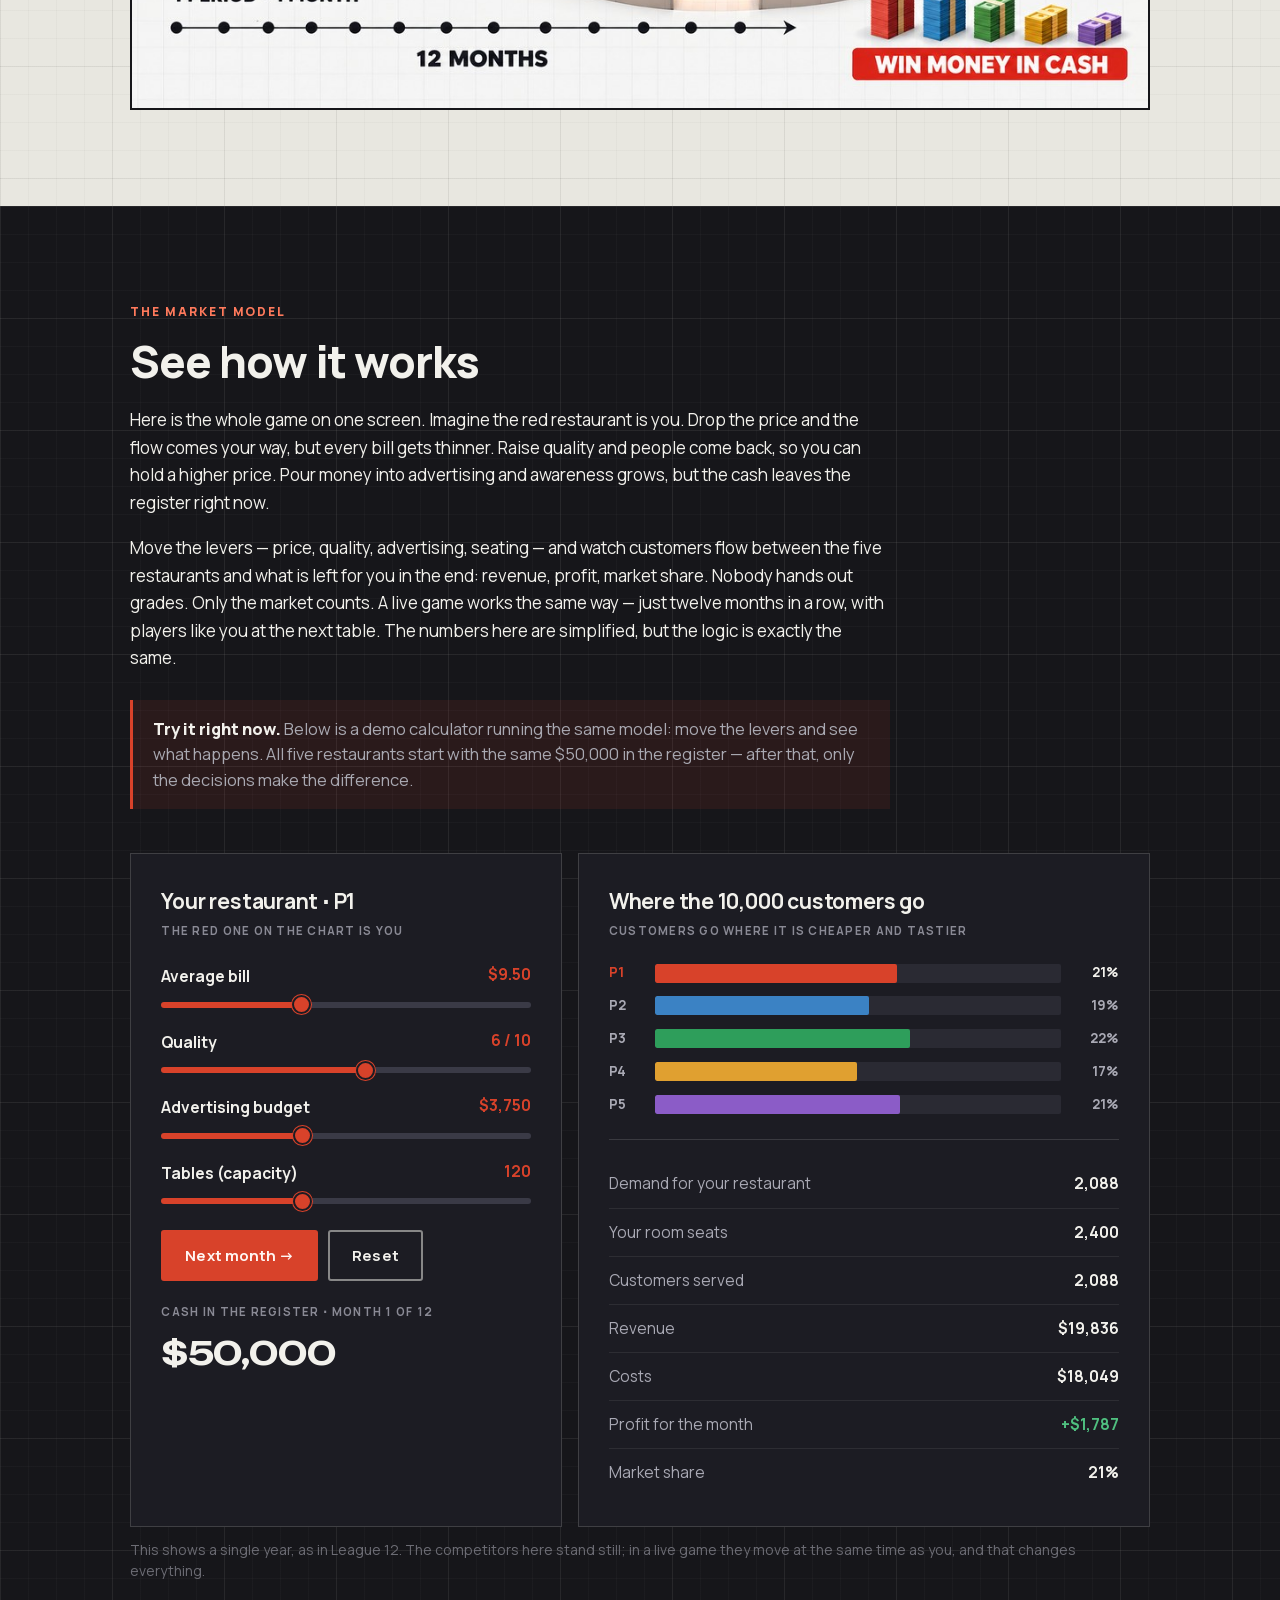
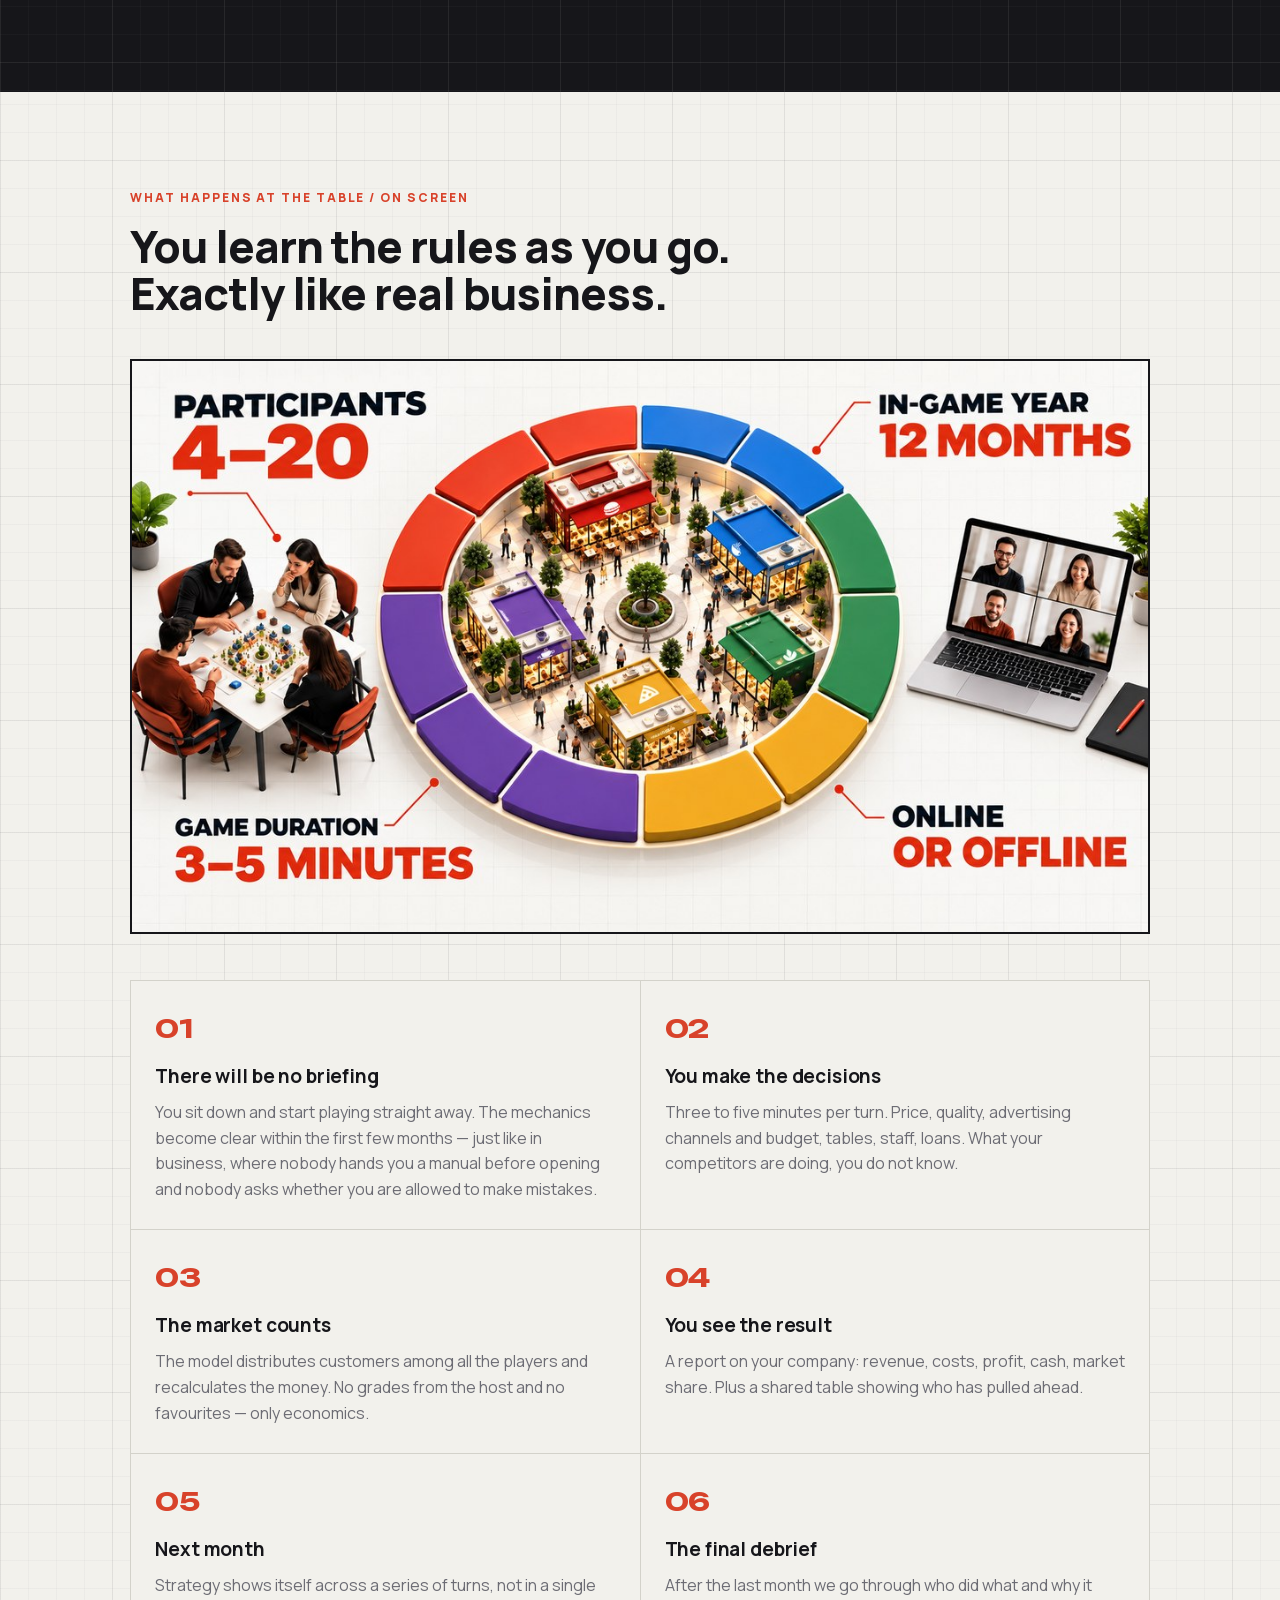
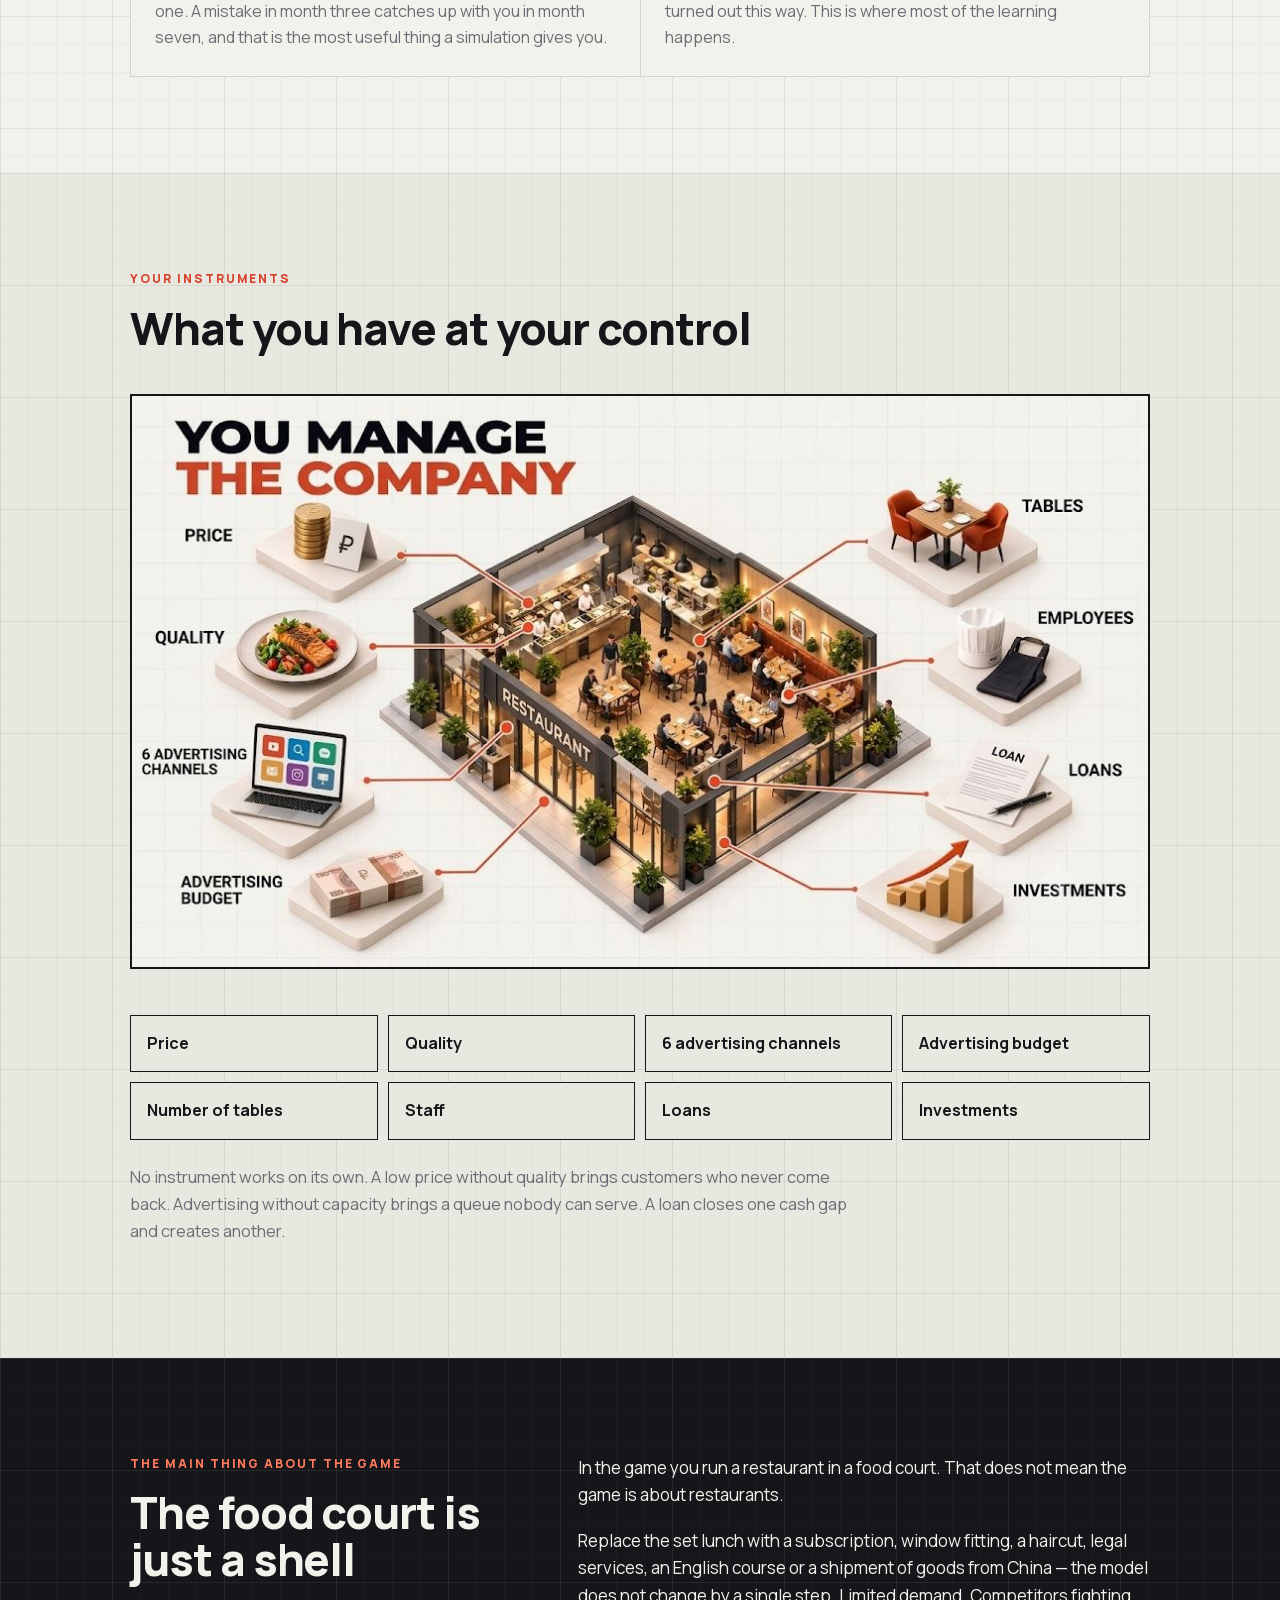
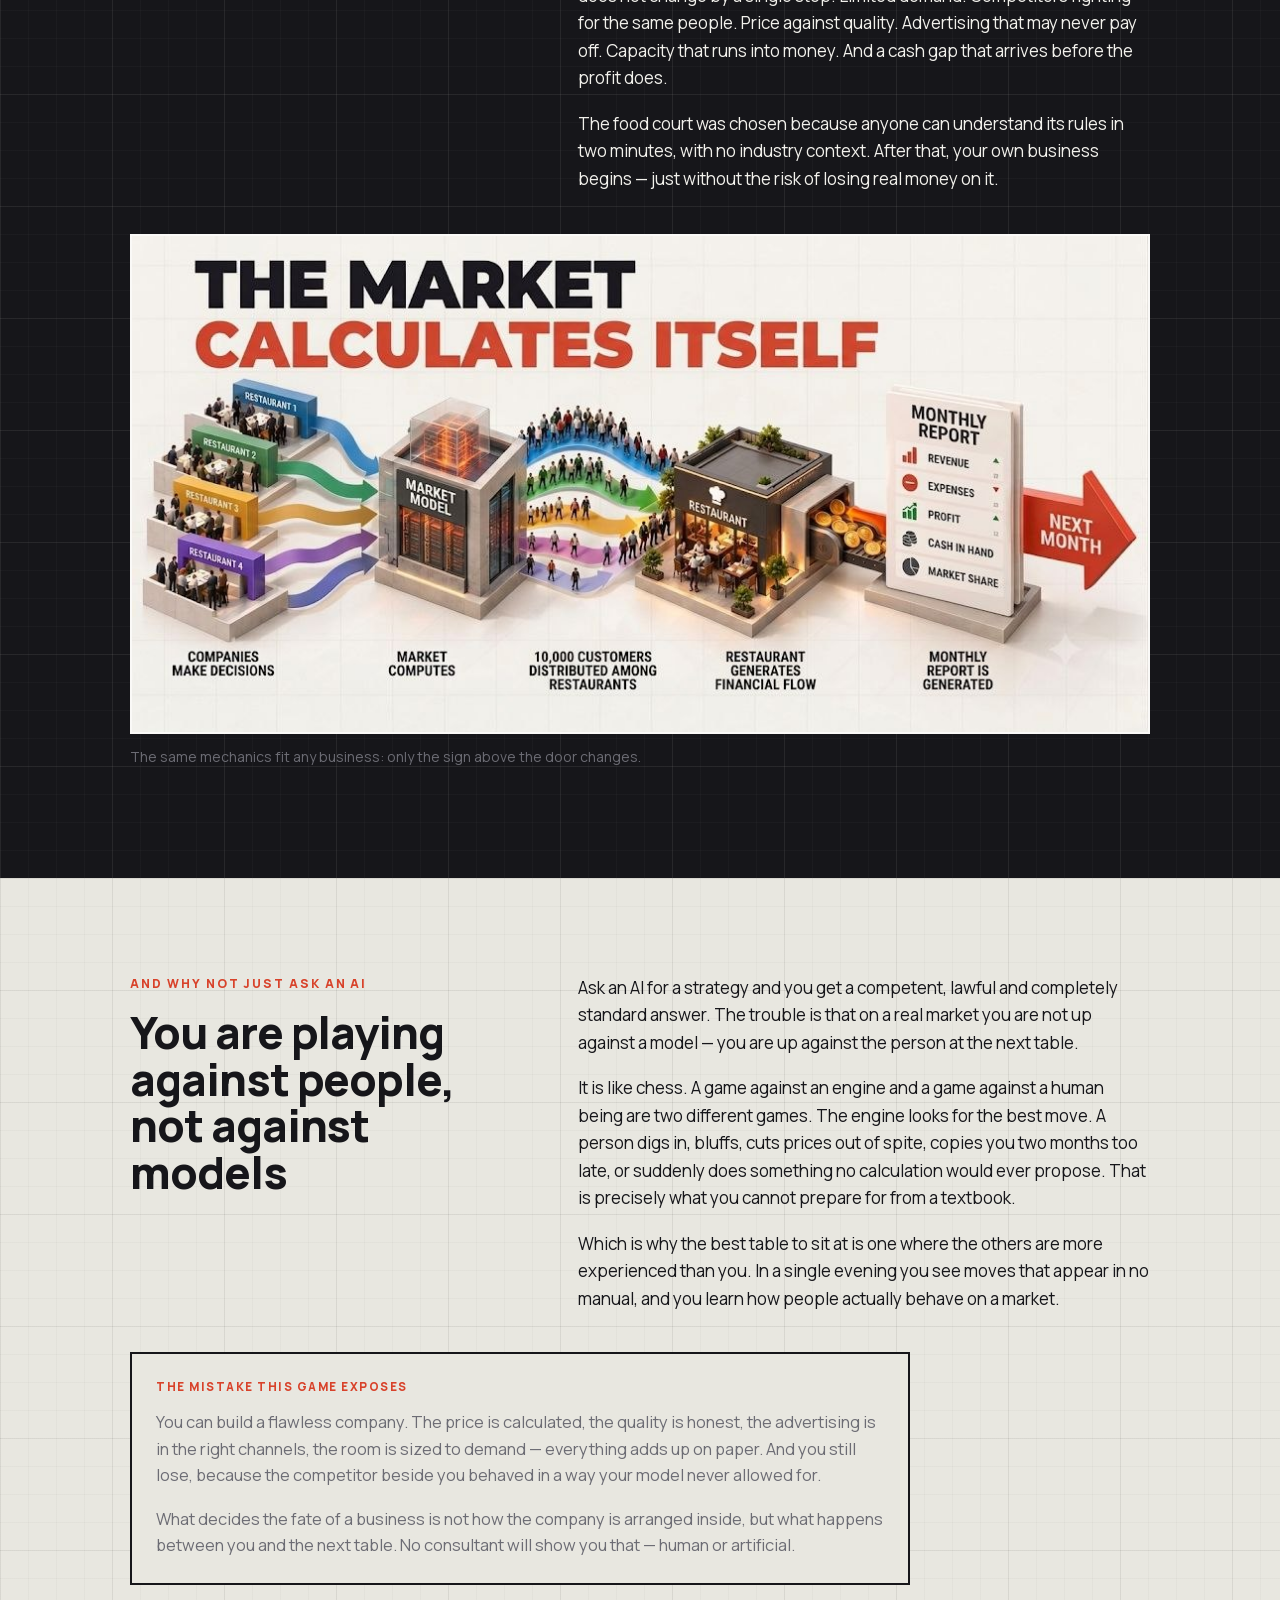
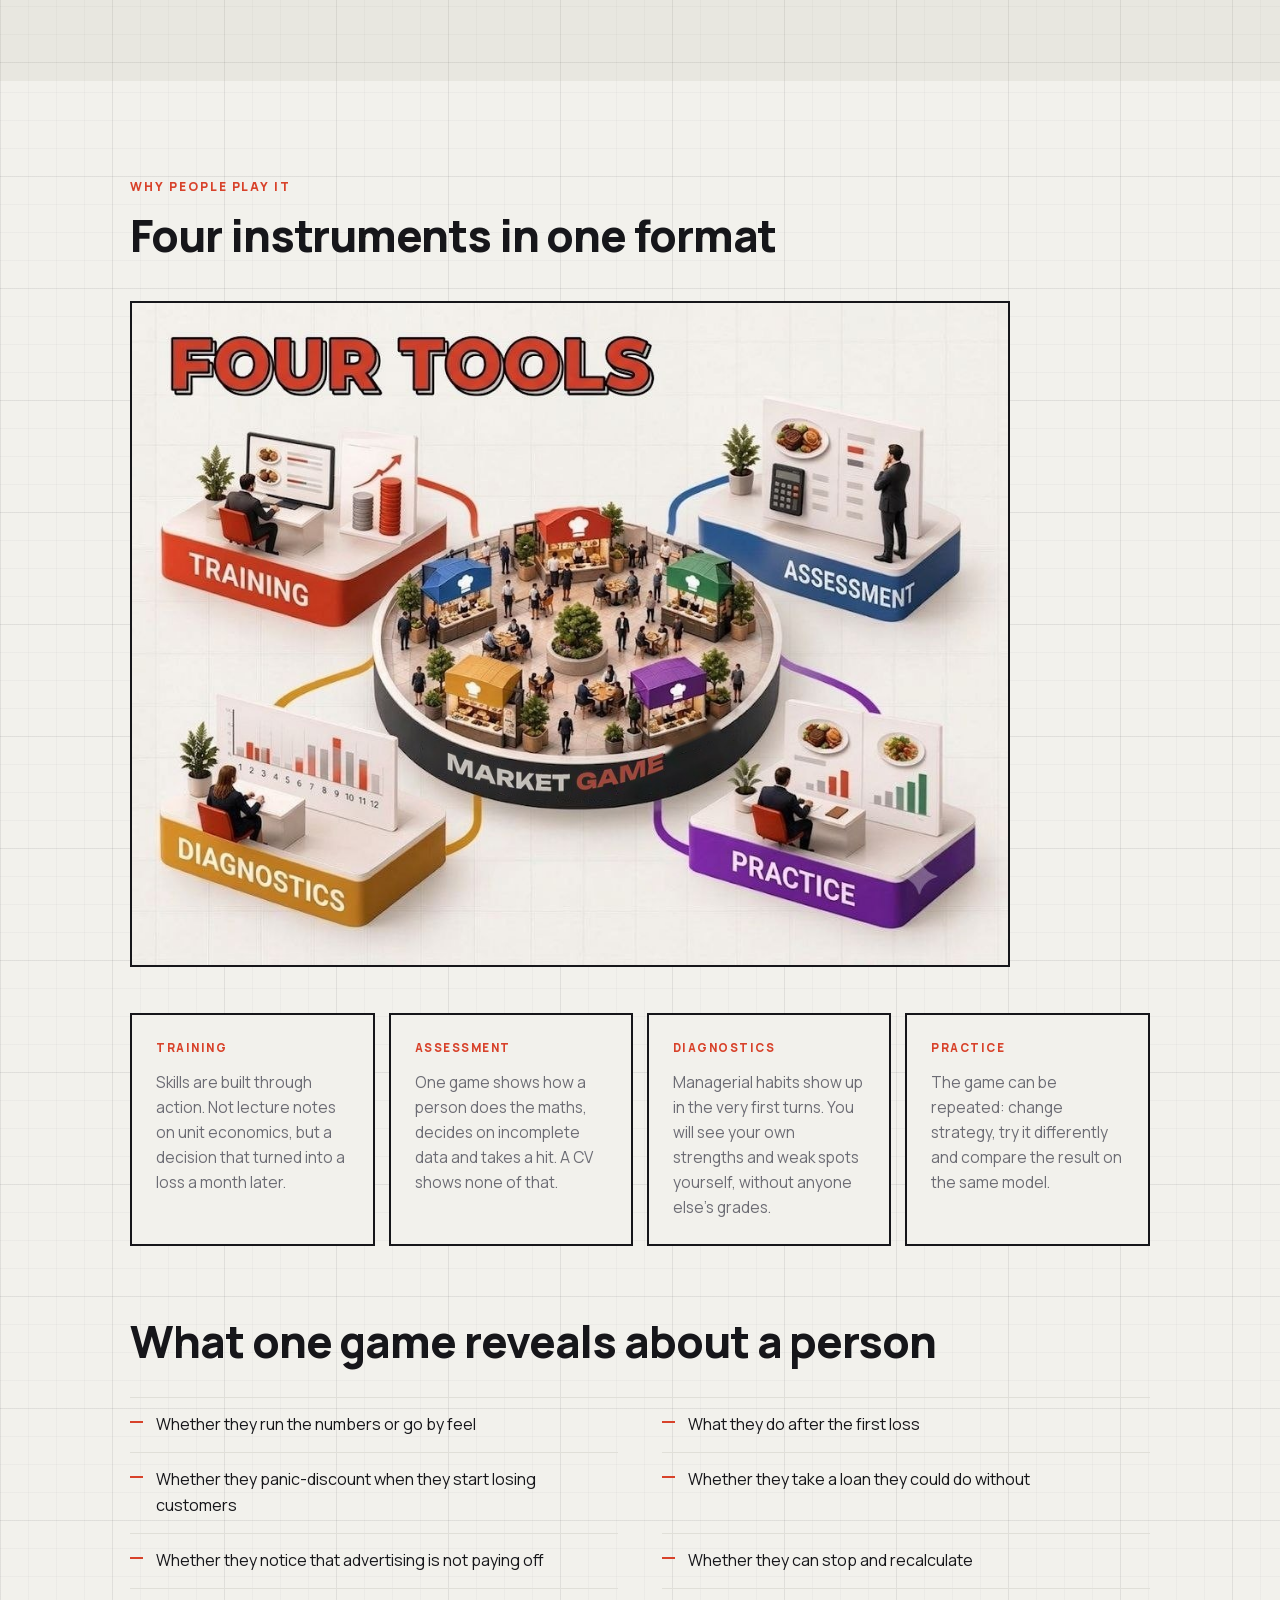
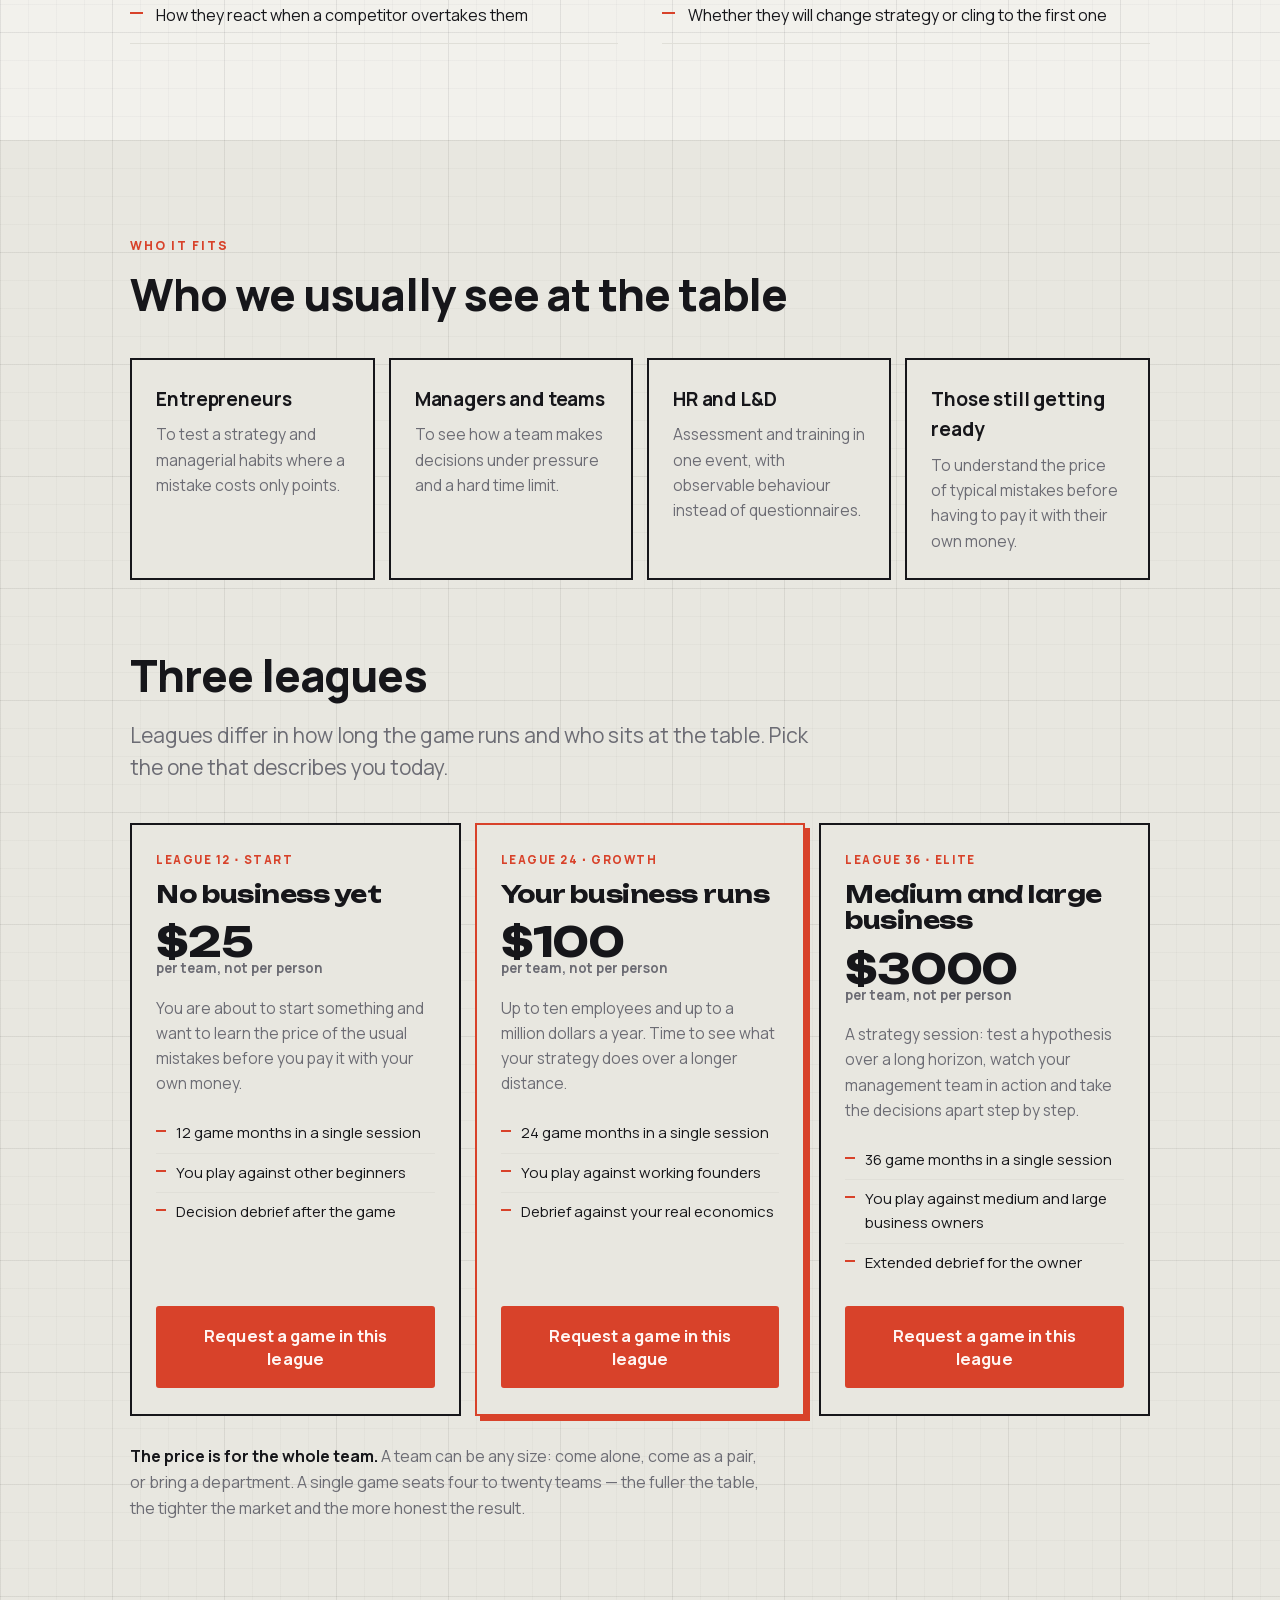
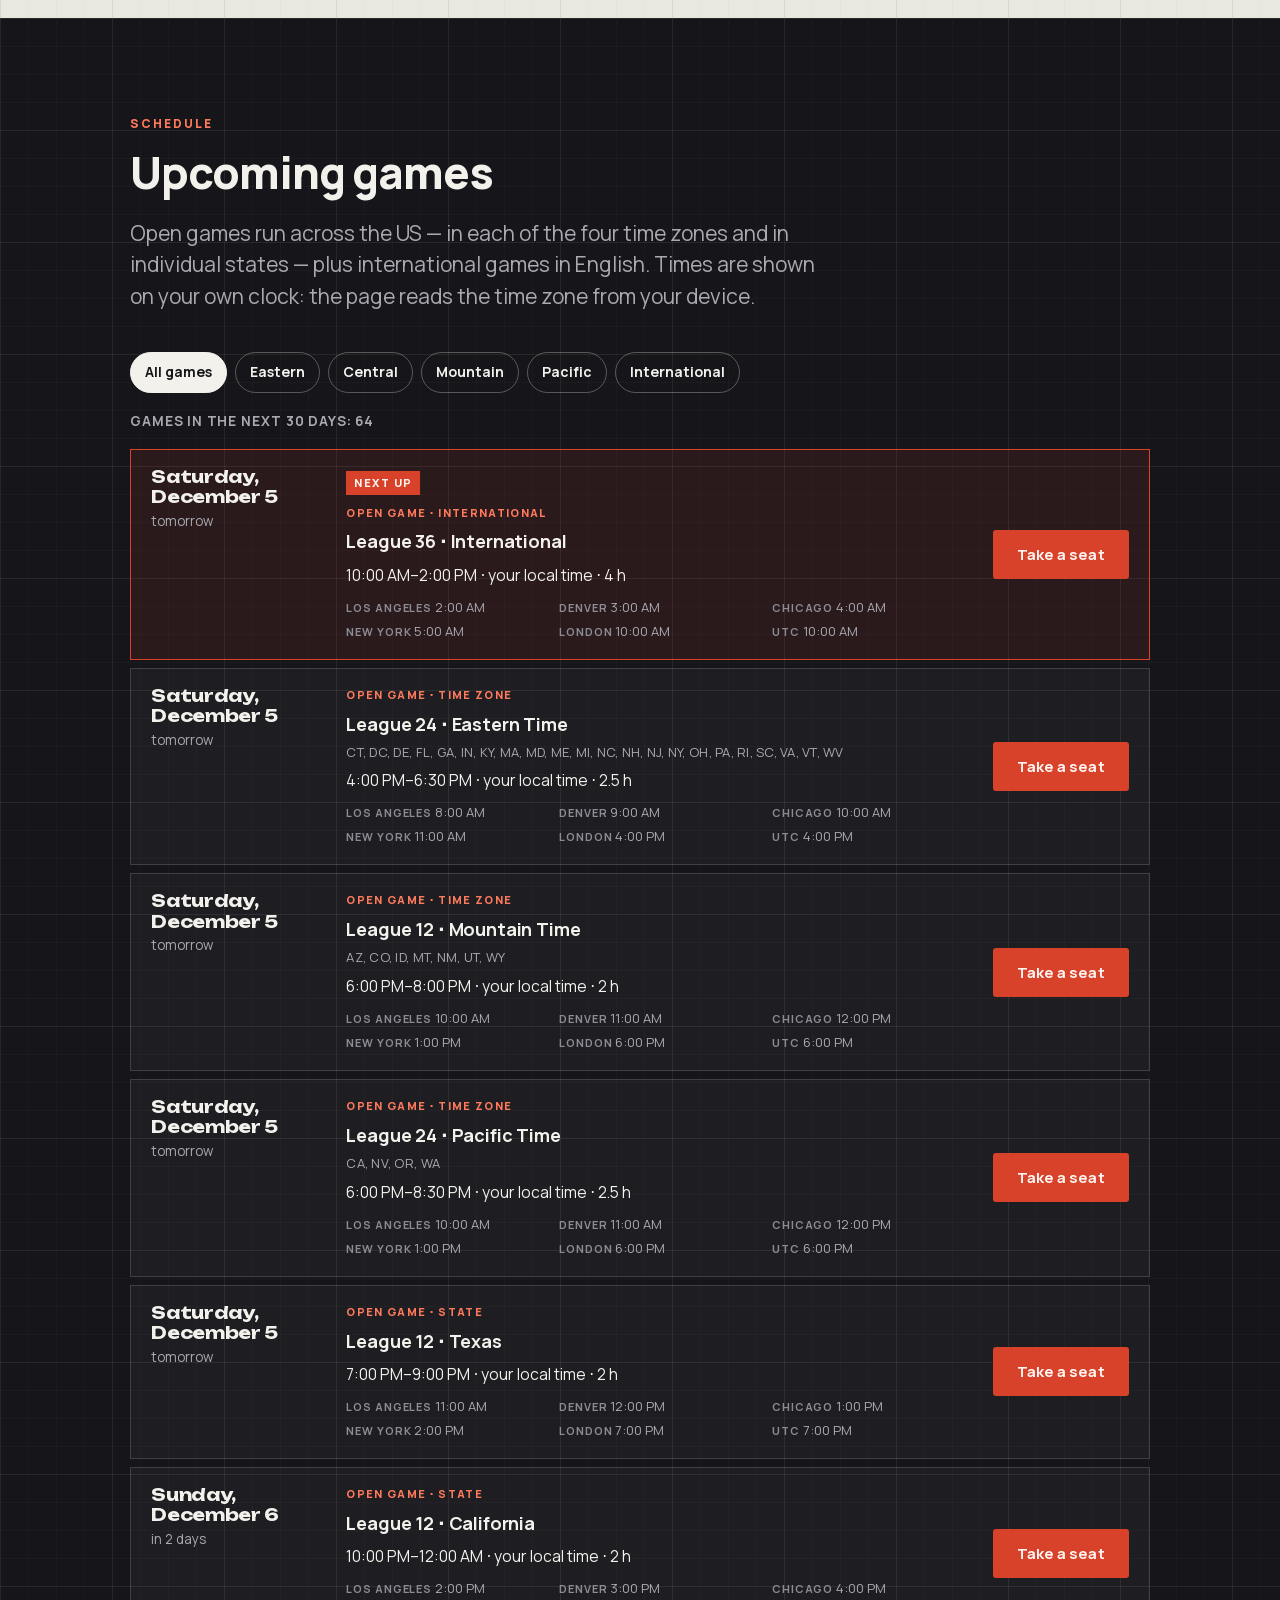
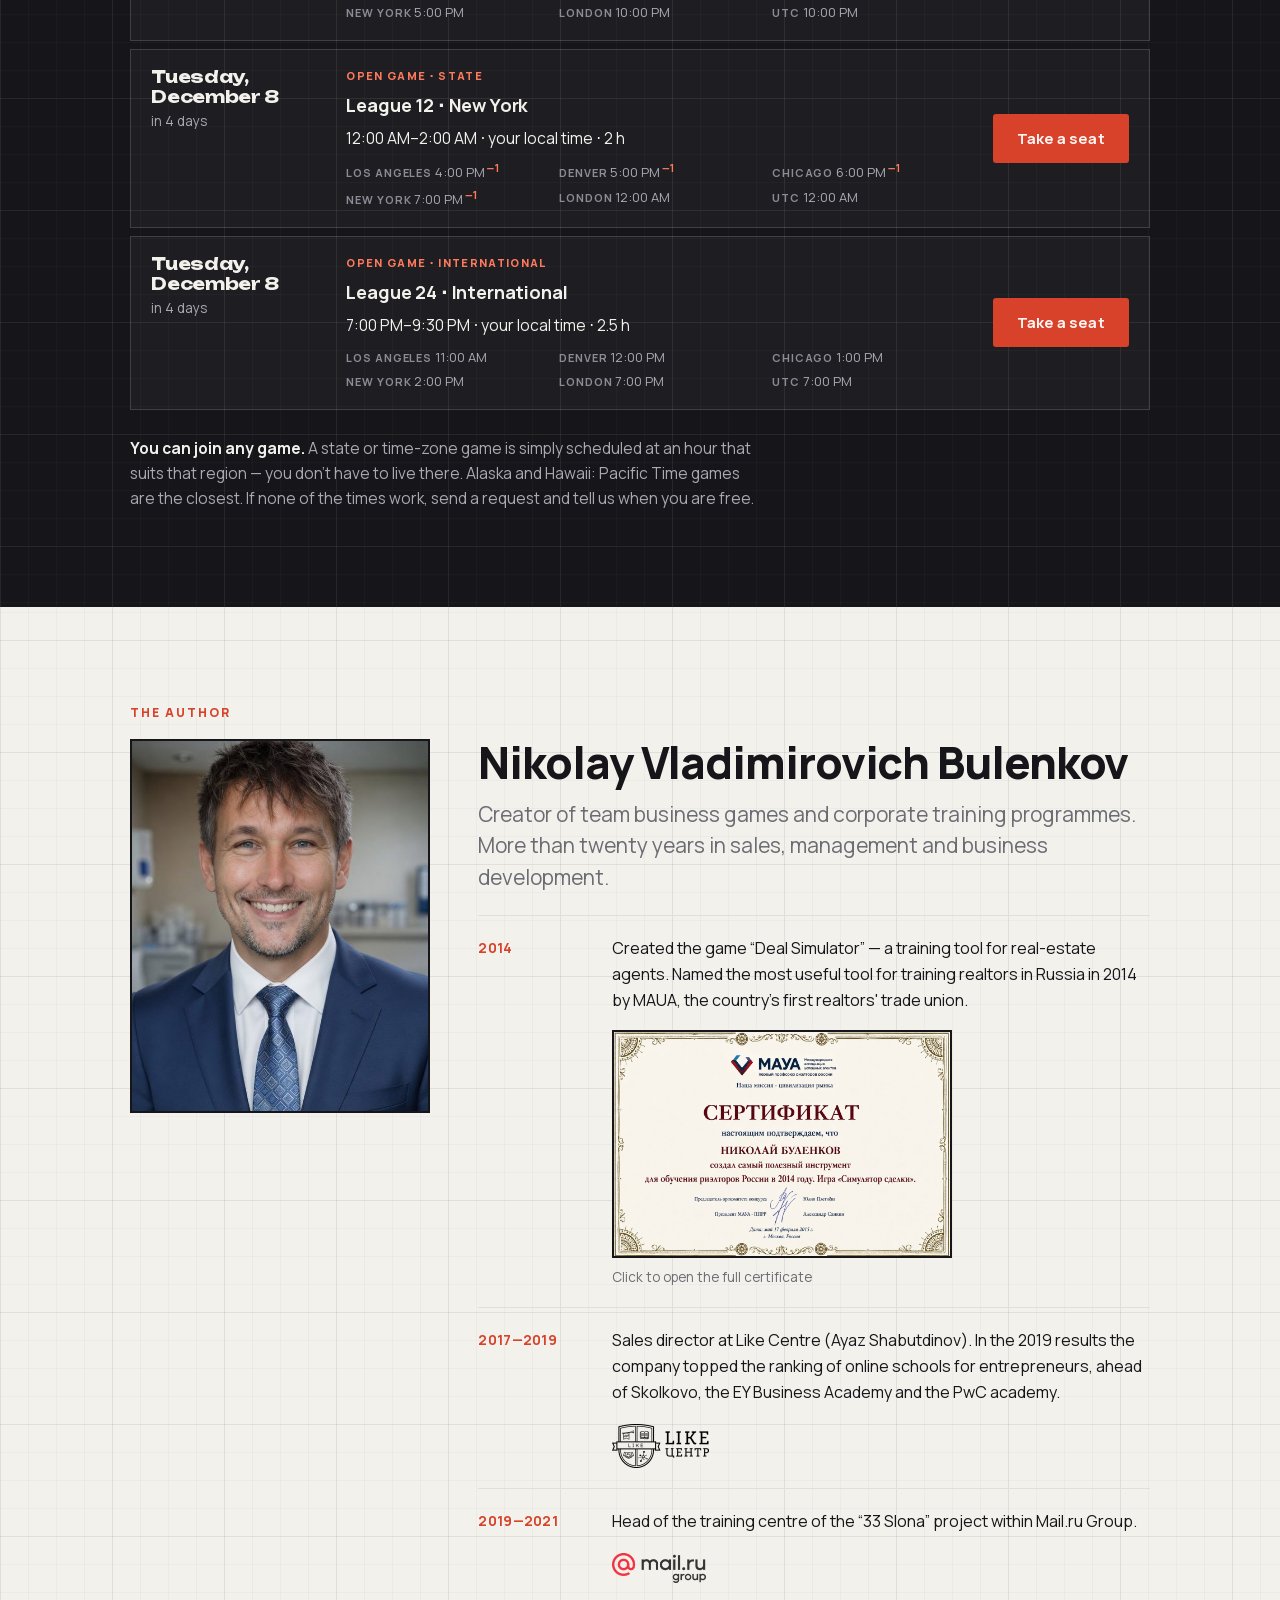
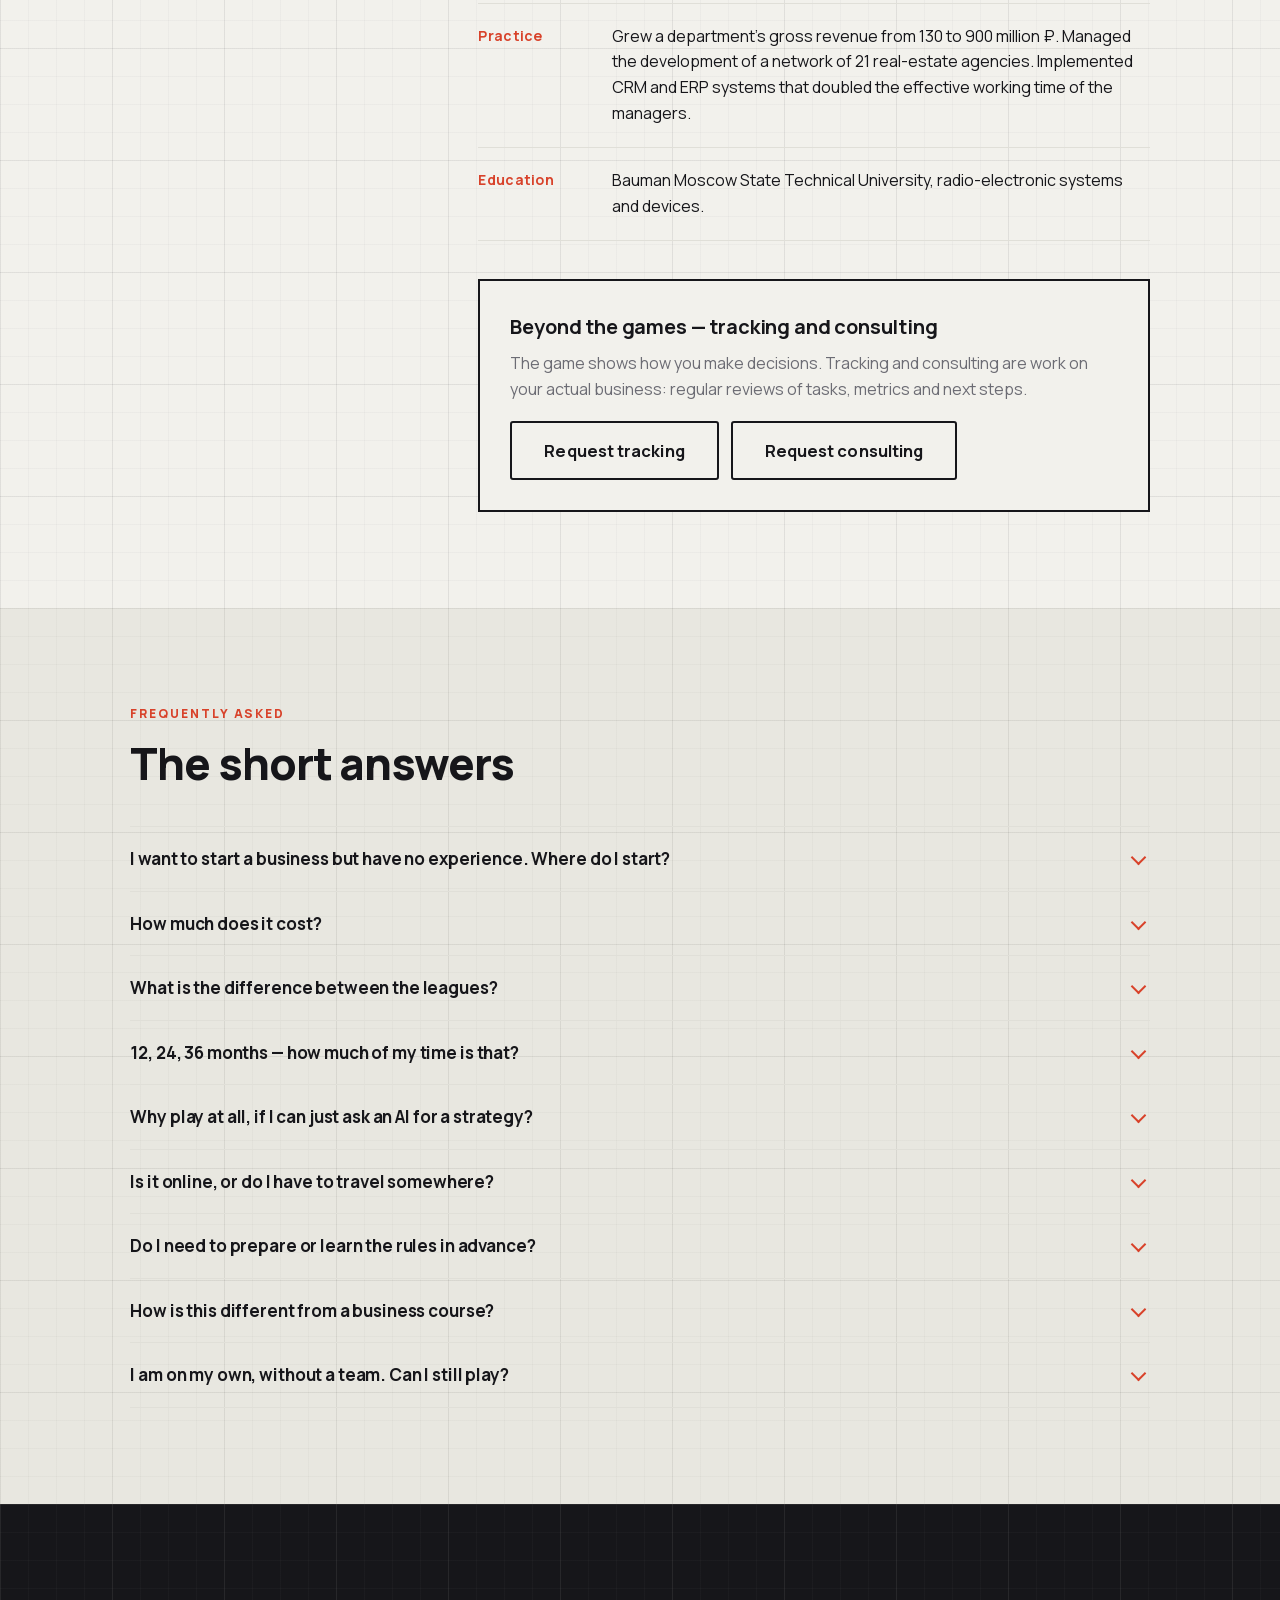
<file: vi/index.html>
<!DOCTYPE html>
<html lang="en">
<head>
<meta charset="utf-8">
<title>Market Game</title>
<!-- Адрес переехал: сайт теперь только на английском. Страница перенаправляет
     на новый адрес и не индексируется. -->
<meta name="robots" content="noindex">
<link rel="canonical" href="https://marketgame.club/">
<meta http-equiv="refresh" content="0; url=../">
<script>location.replace('../' + location.search + location.hash);</script>
</head>
<body>
<p>This page has moved: <a href="../">https://marketgame.club/</a></p>
</body>
</html>
</file>
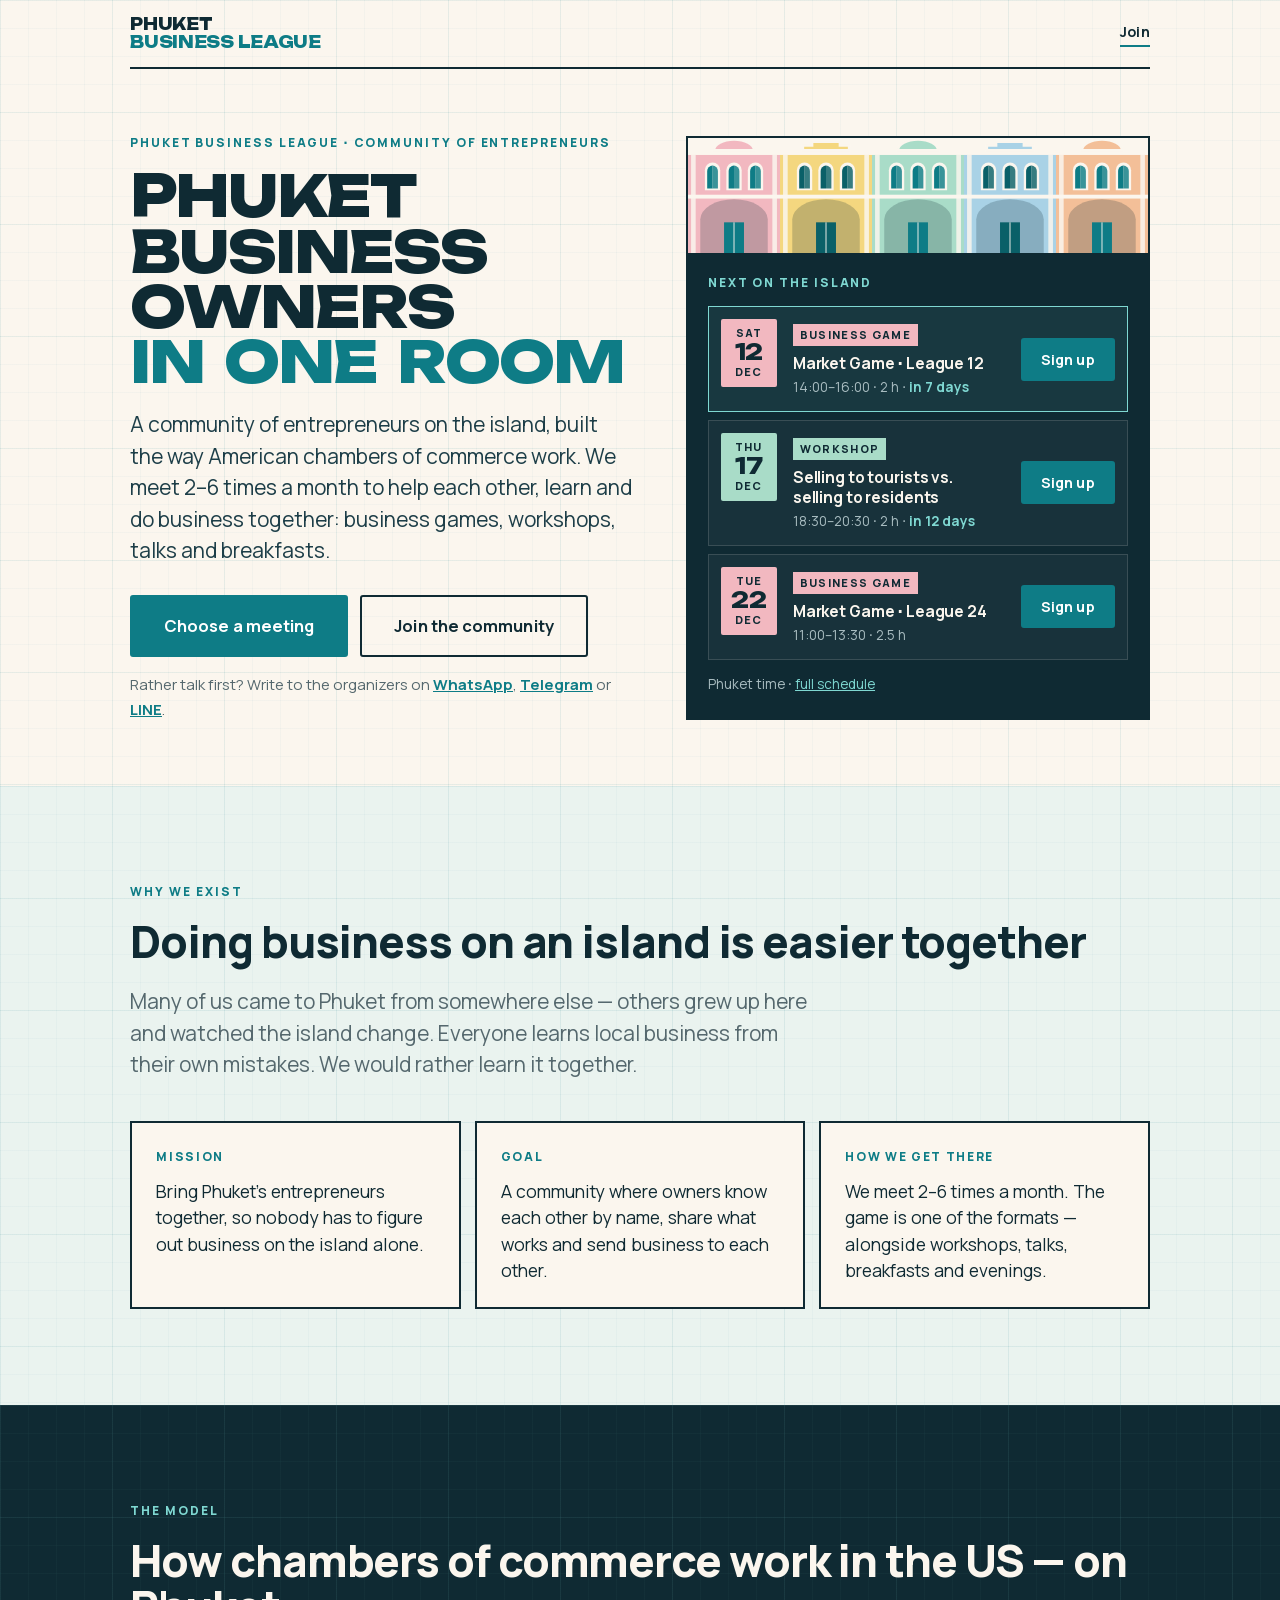
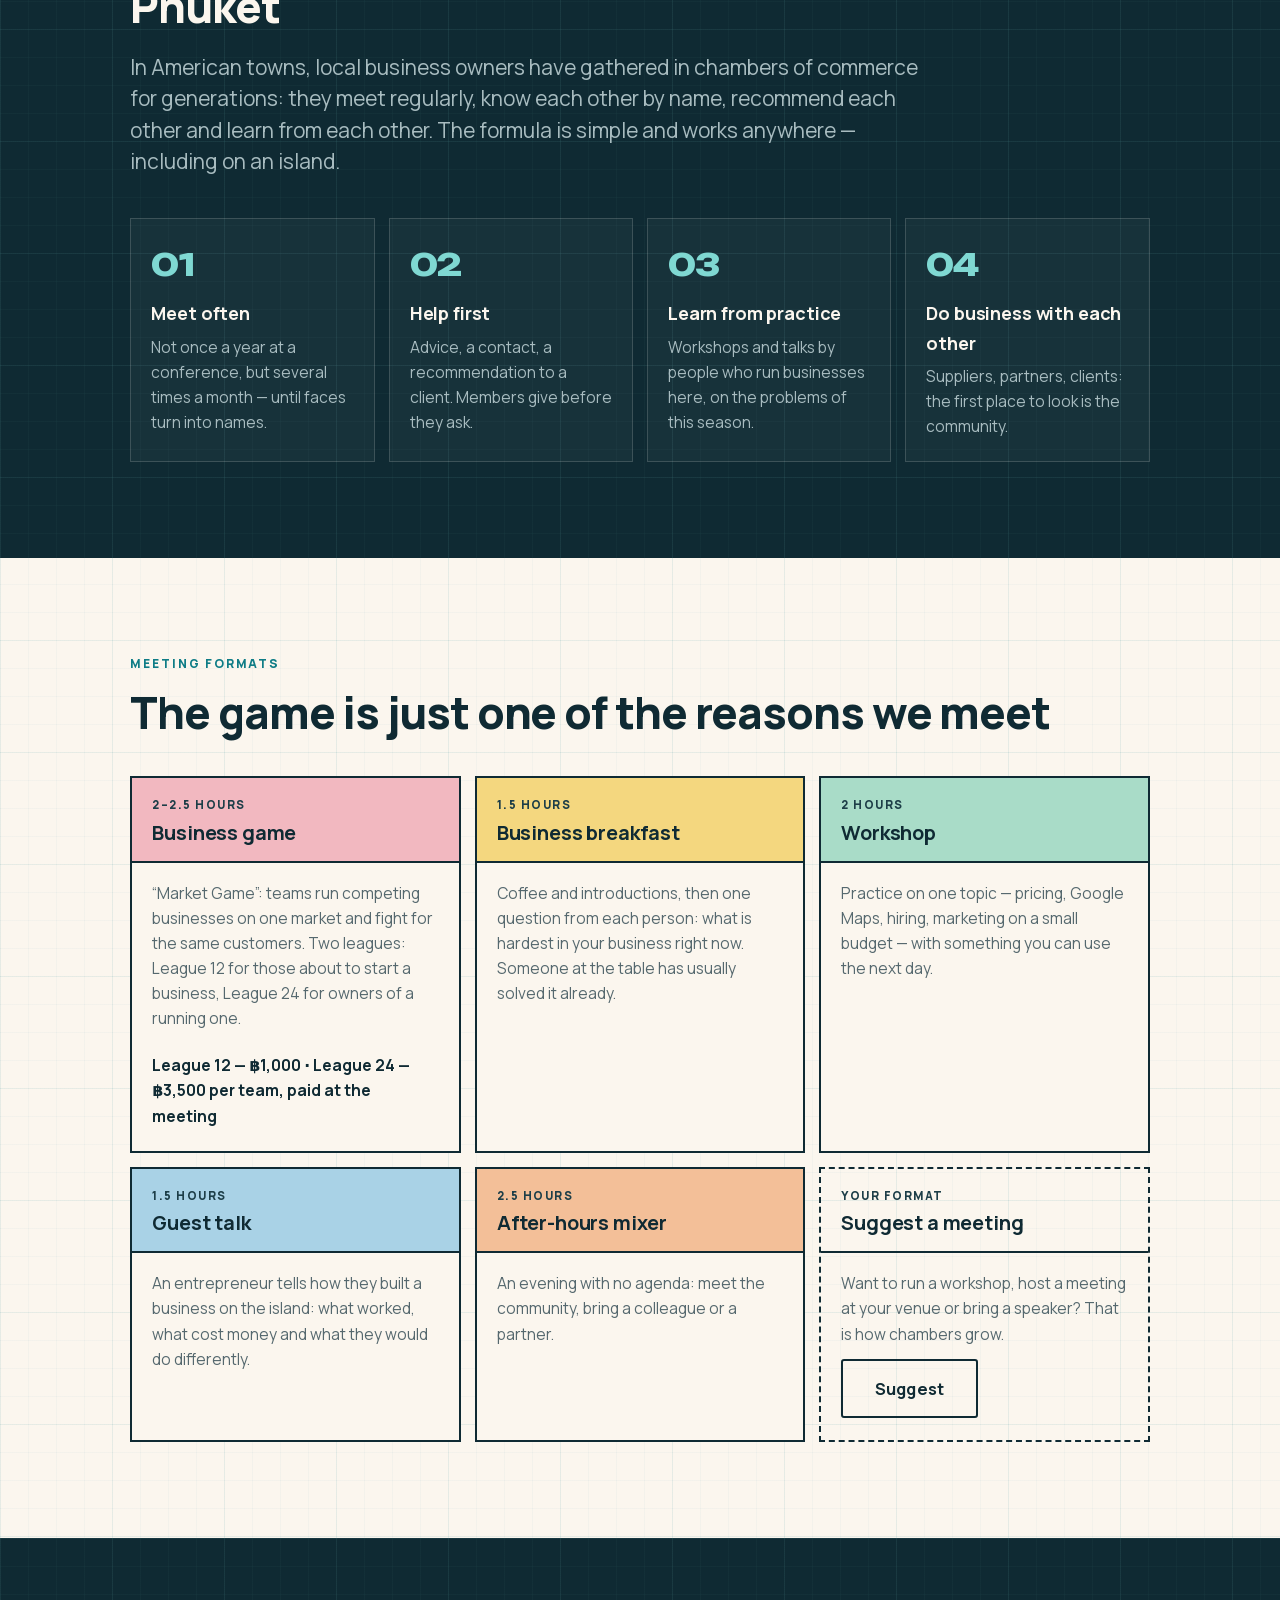
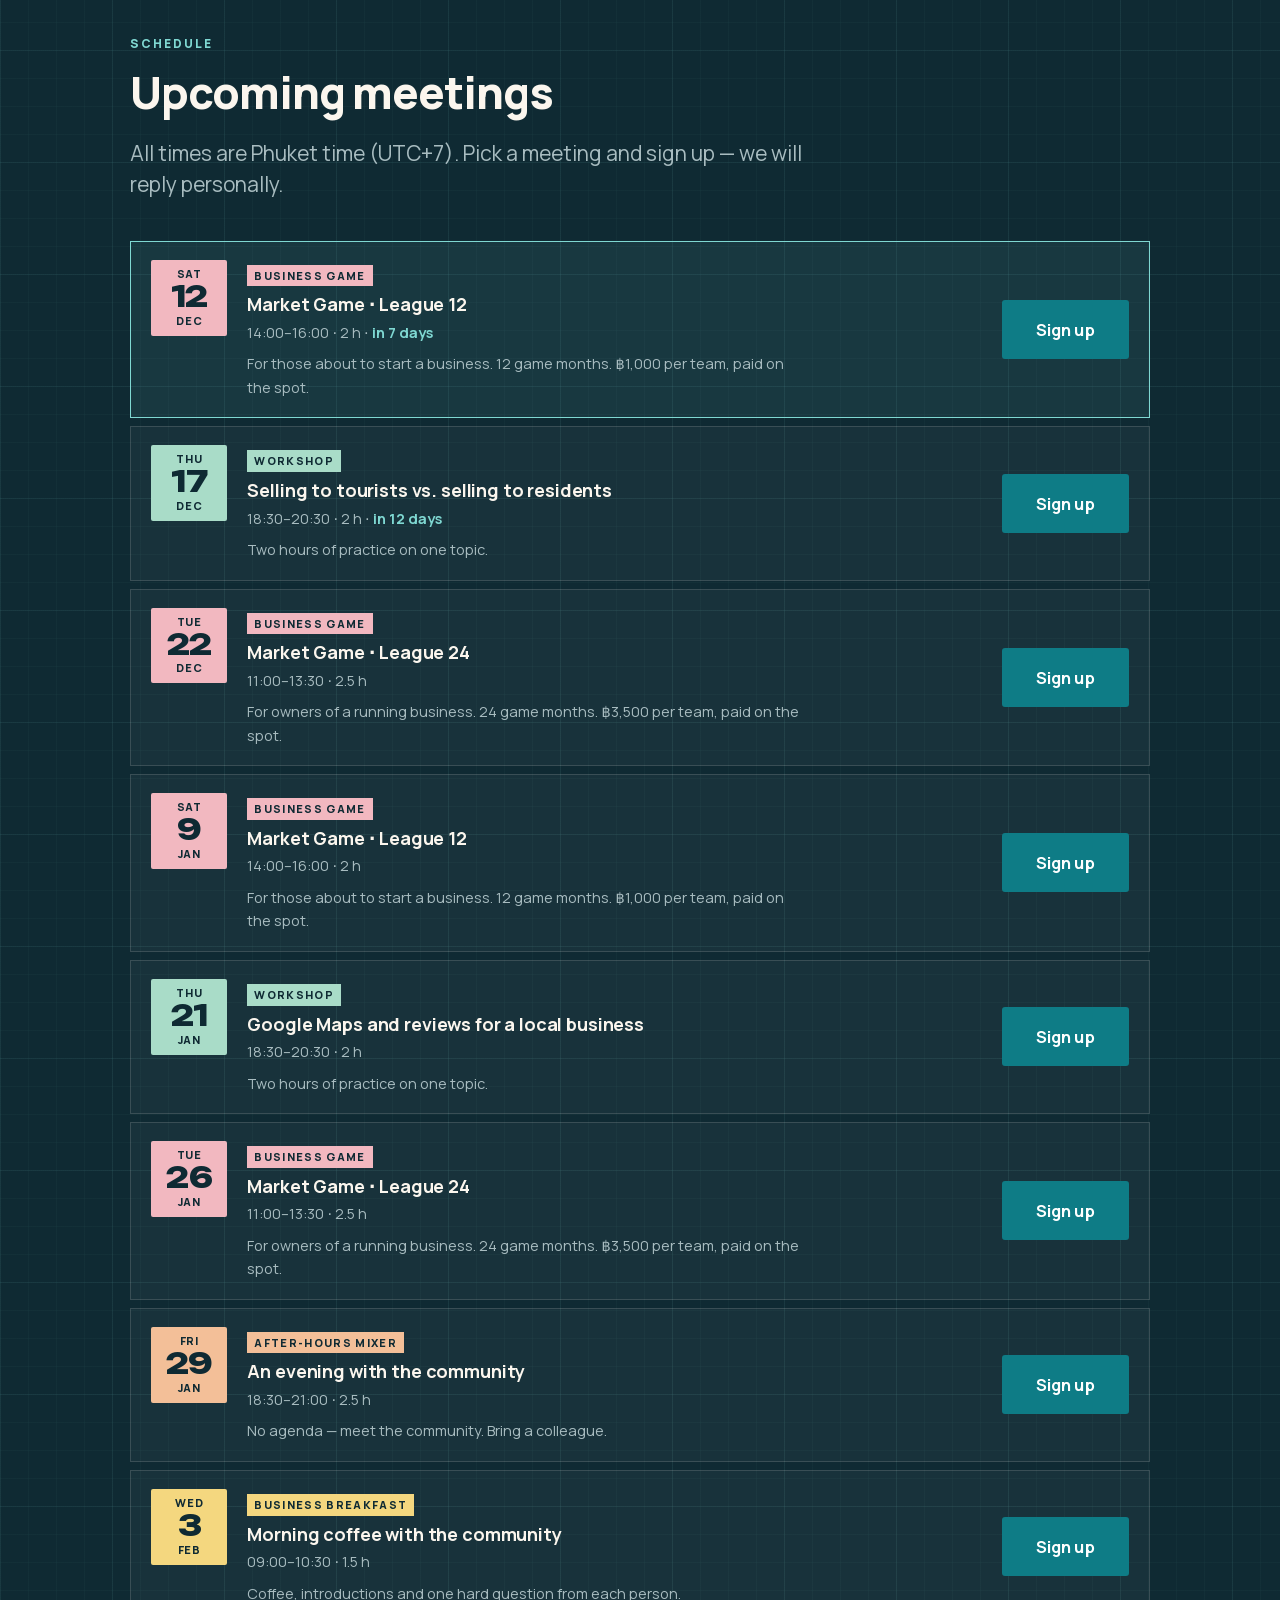
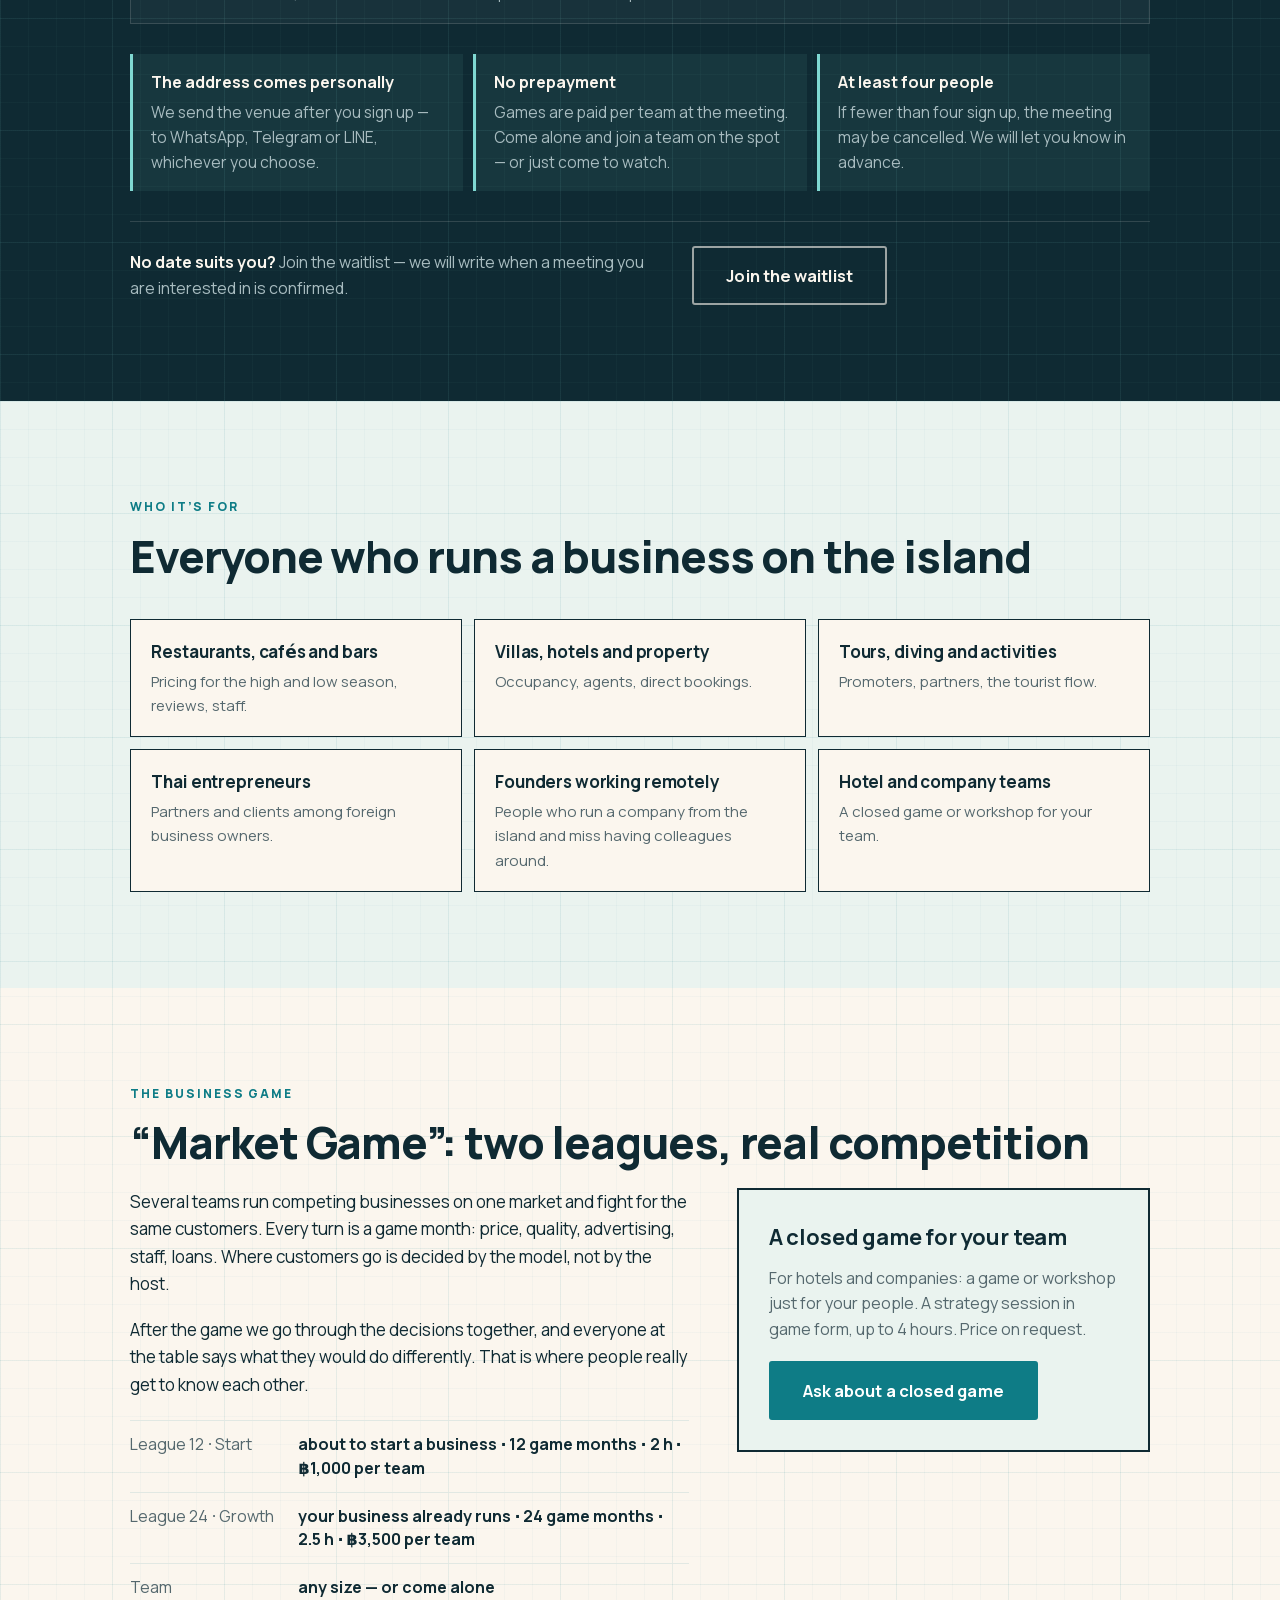
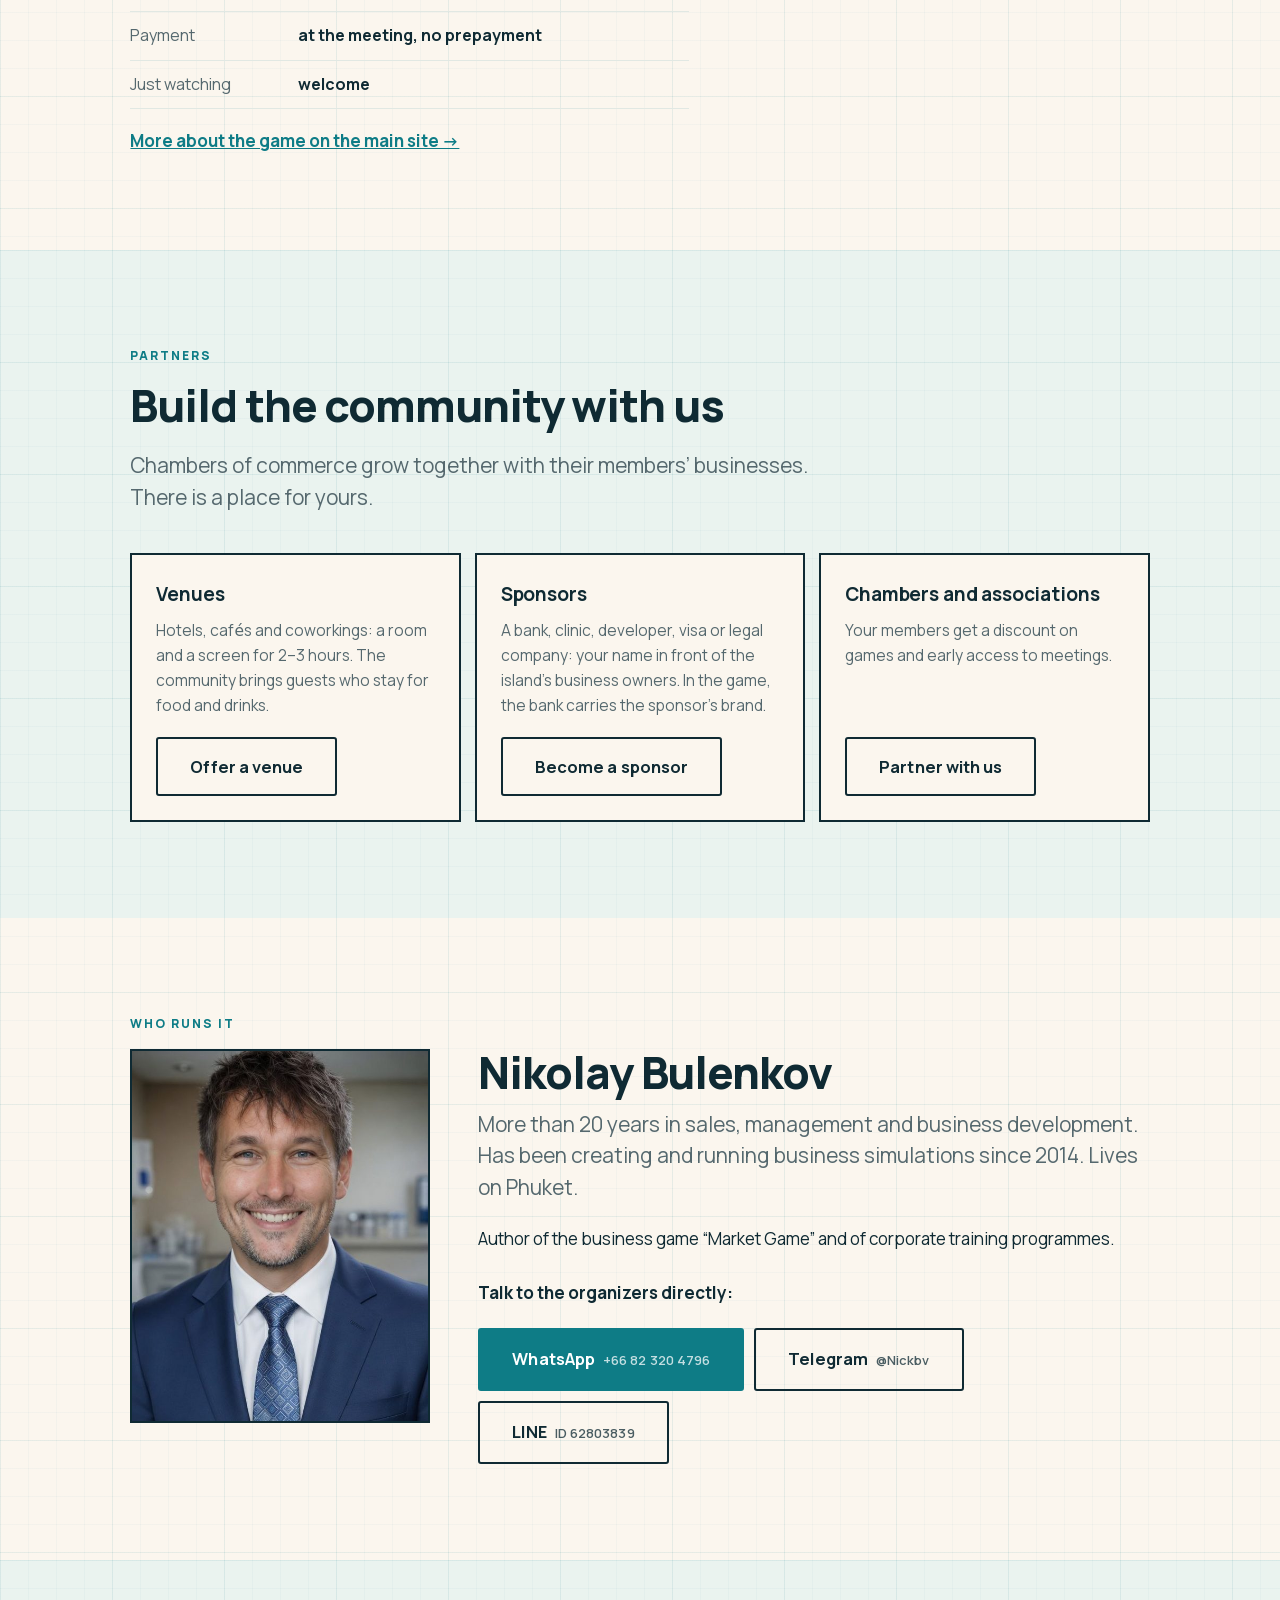
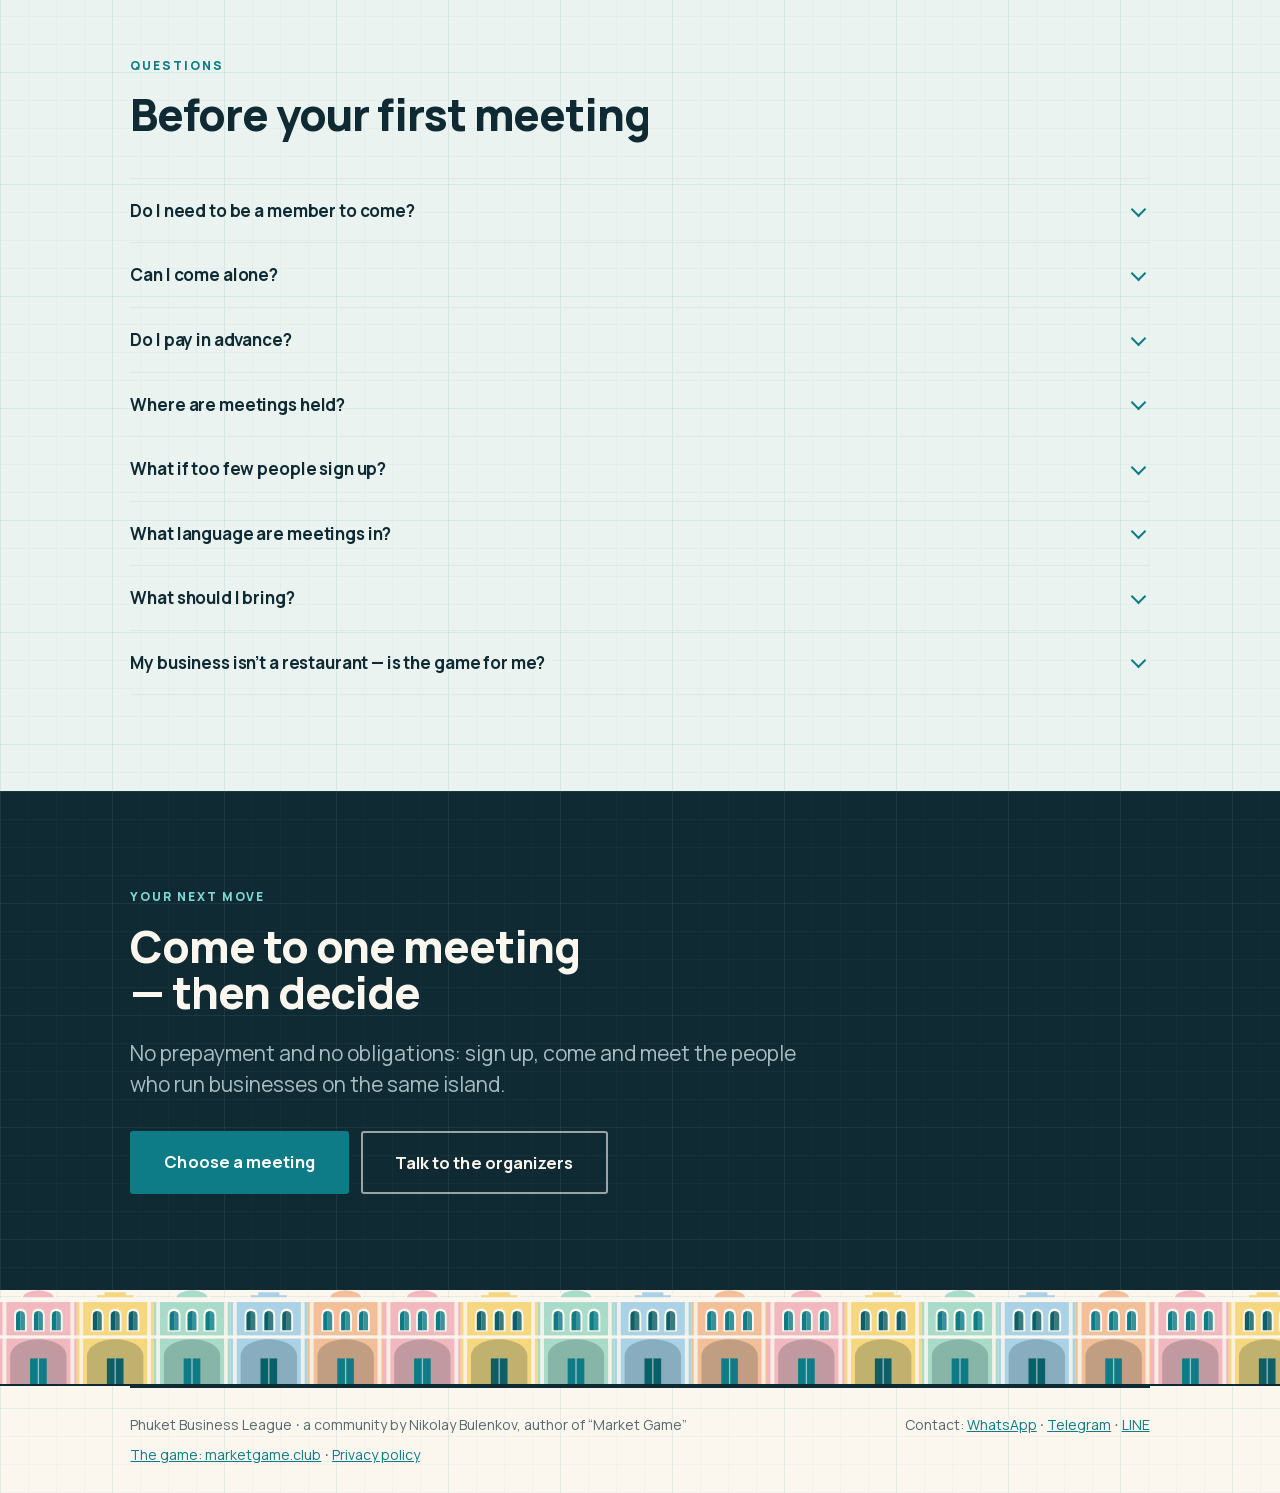
<file: phuket/th/index.html>
<!DOCTYPE html>
<html lang="en">
<head>
<meta charset="utf-8">
<title>Market Game</title>
<!-- Адрес переехал: сайт теперь только на английском. Страница перенаправляет
     на новый адрес и не индексируется. -->
<meta name="robots" content="noindex">
<link rel="canonical" href="https://marketgame.club/phuket/">
<meta http-equiv="refresh" content="0; url=../">
<script>location.replace('../' + location.search + location.hash);</script>
</head>
<body>
<p>This page has moved: <a href="../">https://marketgame.club/phuket/</a></p>
</body>
</html>
</file>
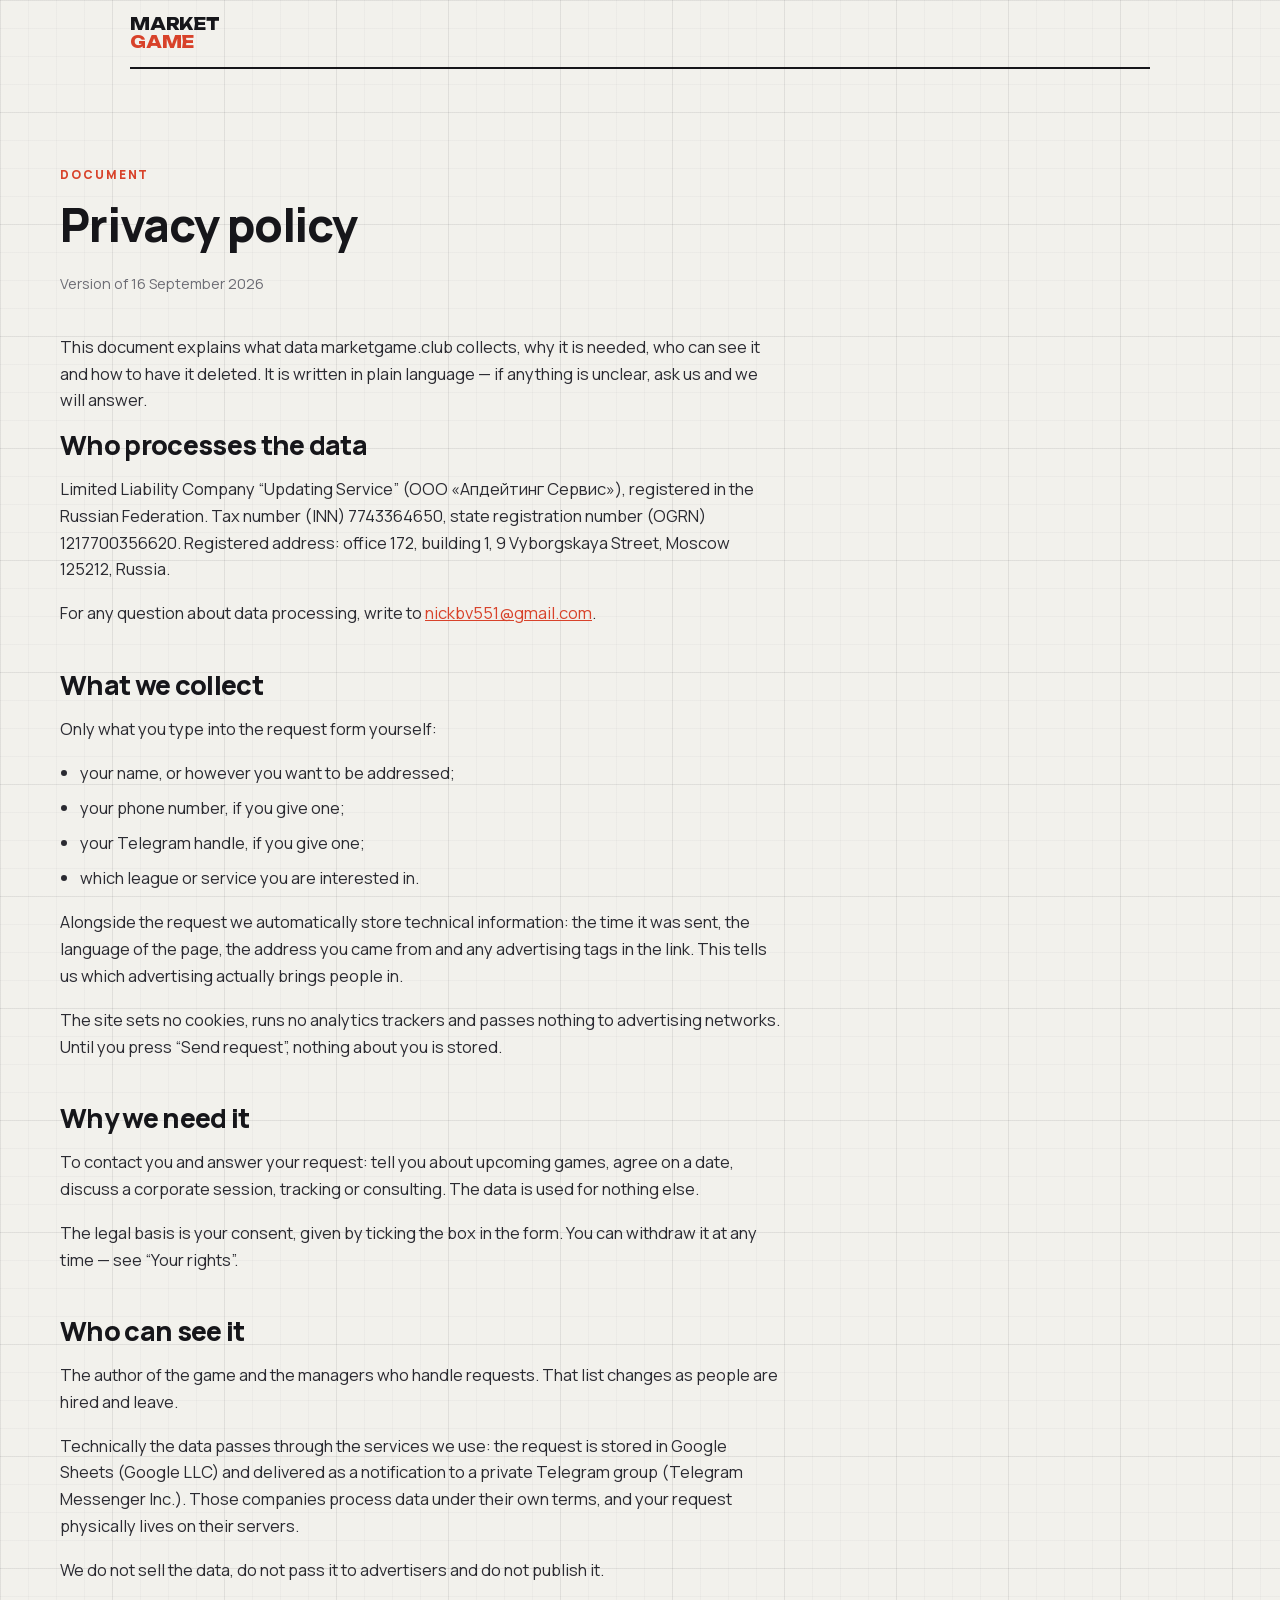
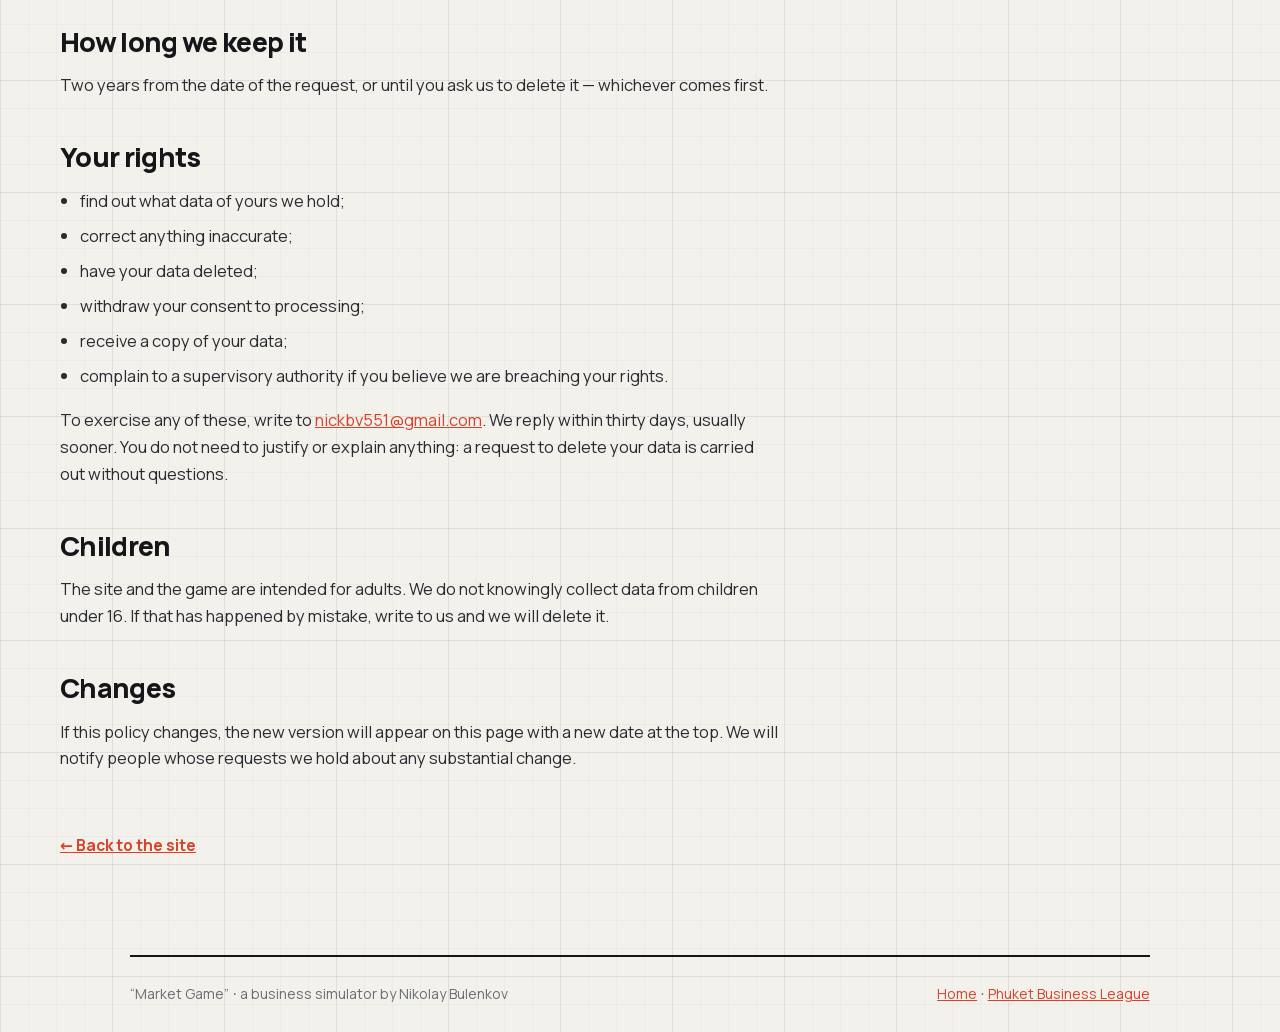
<file: privacy.html>
<!DOCTYPE html>
<html lang="en">
<head>
<meta charset="utf-8">
<meta name="viewport" content="width=device-width, initial-scale=1">
<title>Privacy policy — Market Game</title>
<meta name="description" content="What data marketgame.club collects, why it is needed, who can see it and how to have it deleted.">
<meta name="theme-color" content="#F2F1EC">
<meta name="robots" content="noindex, follow">
<link rel="icon" href="favicon.svg" type="image/svg+xml">
<link rel="canonical" href="https://marketgame.club/privacy.html">
<link rel="stylesheet" href="styles.css">
</head>
<body>

<header class="wrap">
  <div class="bar">
    <a class="logo" href="./" style="text-decoration:none;color:inherit">Market<br><em>Game</em></a>
    <div class="bar__right">
    </div>
  </div>
</header>

<section class="wrap sect">
  <span class="eyebrow">DOCUMENT</span>
  <h2 style="font-size:clamp(28px,4.2vw,46px)">Privacy policy</h2>
  <p class="legal__date">Version of 16 September 2026</p>

  <div class="legal">
    <p>This document explains what data marketgame.club collects, why it is needed, who can see it and how to have it deleted. It is written in plain language — if anything is unclear, ask us and we will answer.</p>

    <h2>Who processes the data</h2>
    <p>Limited Liability Company “Updating Service” (OOO «Апдейтинг Сервис»), registered in the Russian Federation. Tax number (INN) 7743364650, state registration number (OGRN) 1217700356620. Registered address: office 172, building 1, 9 Vyborgskaya Street, Moscow 125212, Russia.</p>
    <p>For any question about data processing, write to <a href="mailto:nickbv551@gmail.com">nickbv551@gmail.com</a>.</p>

    <h2>What we collect</h2>
    <p>Only what you type into the request form yourself:</p>
    <ul>
      <li>your name, or however you want to be addressed;</li>
      <li>your phone number, if you give one;</li>
      <li>your Telegram handle, if you give one;</li>
      <li>which league or service you are interested in.</li>
    </ul>
    <p>Alongside the request we automatically store technical information: the time it was sent, the language of the page, the address you came from and any advertising tags in the link. This tells us which advertising actually brings people in.</p>
    <p>The site sets no cookies, runs no analytics trackers and passes nothing to advertising networks. Until you press “Send request”, nothing about you is stored.</p>

    <h2>Why we need it</h2>
    <p>To contact you and answer your request: tell you about upcoming games, agree on a date, discuss a corporate session, tracking or consulting. The data is used for nothing else.</p>
    <p>The legal basis is your consent, given by ticking the box in the form. You can withdraw it at any time — see “Your rights”.</p>

    <h2>Who can see it</h2>
    <p>The author of the game and the managers who handle requests. That list changes as people are hired and leave.</p>
    <p>Technically the data passes through the services we use: the request is stored in Google Sheets (Google LLC) and delivered as a notification to a private Telegram group (Telegram Messenger Inc.). Those companies process data under their own terms, and your request physically lives on their servers.</p>
    <p>We do not sell the data, do not pass it to advertisers and do not publish it.</p>

    <h2>How long we keep it</h2>
    <p>Two years from the date of the request, or until you ask us to delete it — whichever comes first.</p>

    <h2>Your rights</h2>
    <ul>
      <li>find out what data of yours we hold;</li>
      <li>correct anything inaccurate;</li>
      <li>have your data deleted;</li>
      <li>withdraw your consent to processing;</li>
      <li>receive a copy of your data;</li>
      <li>complain to a supervisory authority if you believe we are breaching your rights.</li>
    </ul>
    <p>To exercise any of these, write to <a href="mailto:nickbv551@gmail.com">nickbv551@gmail.com</a>. We reply within thirty days, usually sooner. You do not need to justify or explain anything: a request to delete your data is carried out without questions.</p>

    <h2>Children</h2>
    <p>The site and the game are intended for adults. We do not knowingly collect data from children under 16. If that has happened by mistake, write to us and we will delete it.</p>

    <h2>Changes</h2>
    <p>If this policy changes, the new version will appear on this page with a new date at the top. We will notify people whose requests we hold about any substantial change.</p>
  </div>

  <a class="backlink" href="./">← Back to the site</a>
</section>

<footer class="wrap">
  <div class="foot">
    <span>“Market Game” · a business simulator by Nikolay Bulenkov</span>
    <span><a href="./">Home</a> · <a href="phuket/">Phuket Business League</a></span>
  </div>
</footer>

</body>
</html>
</file>
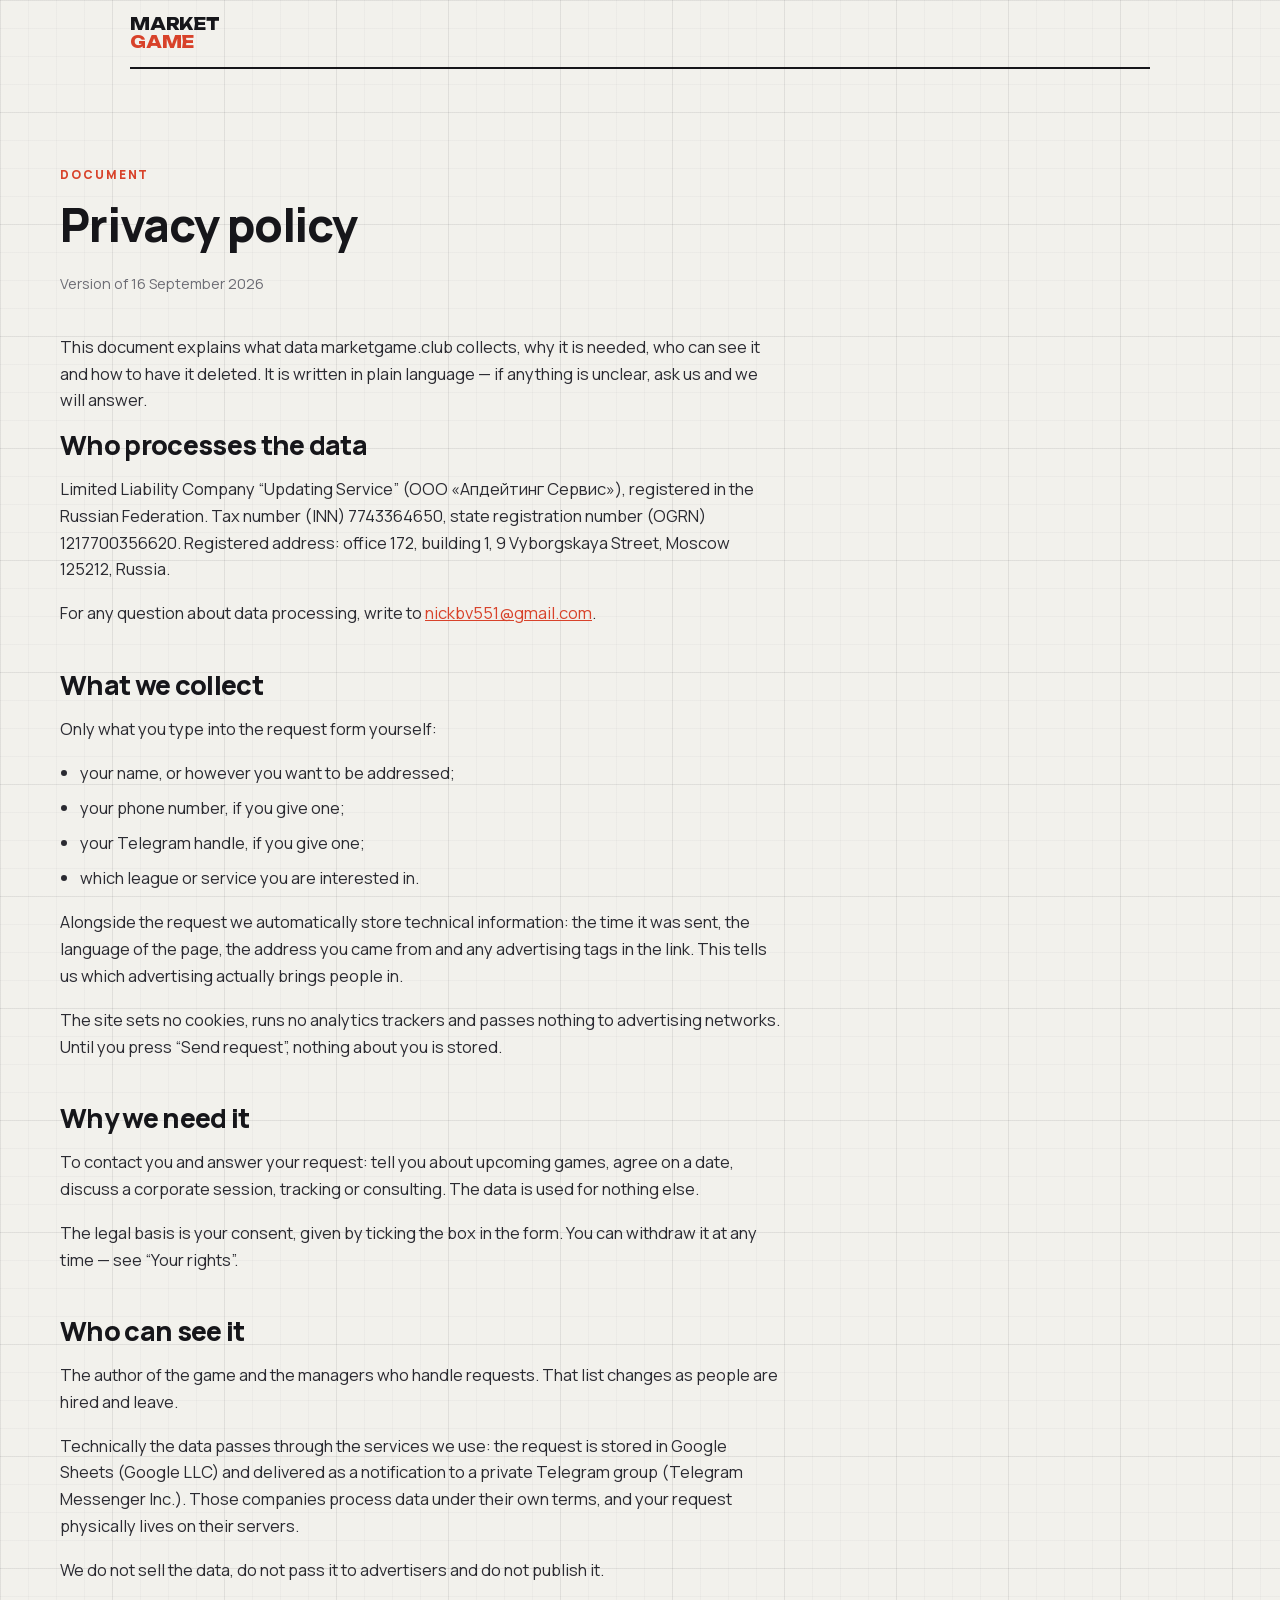
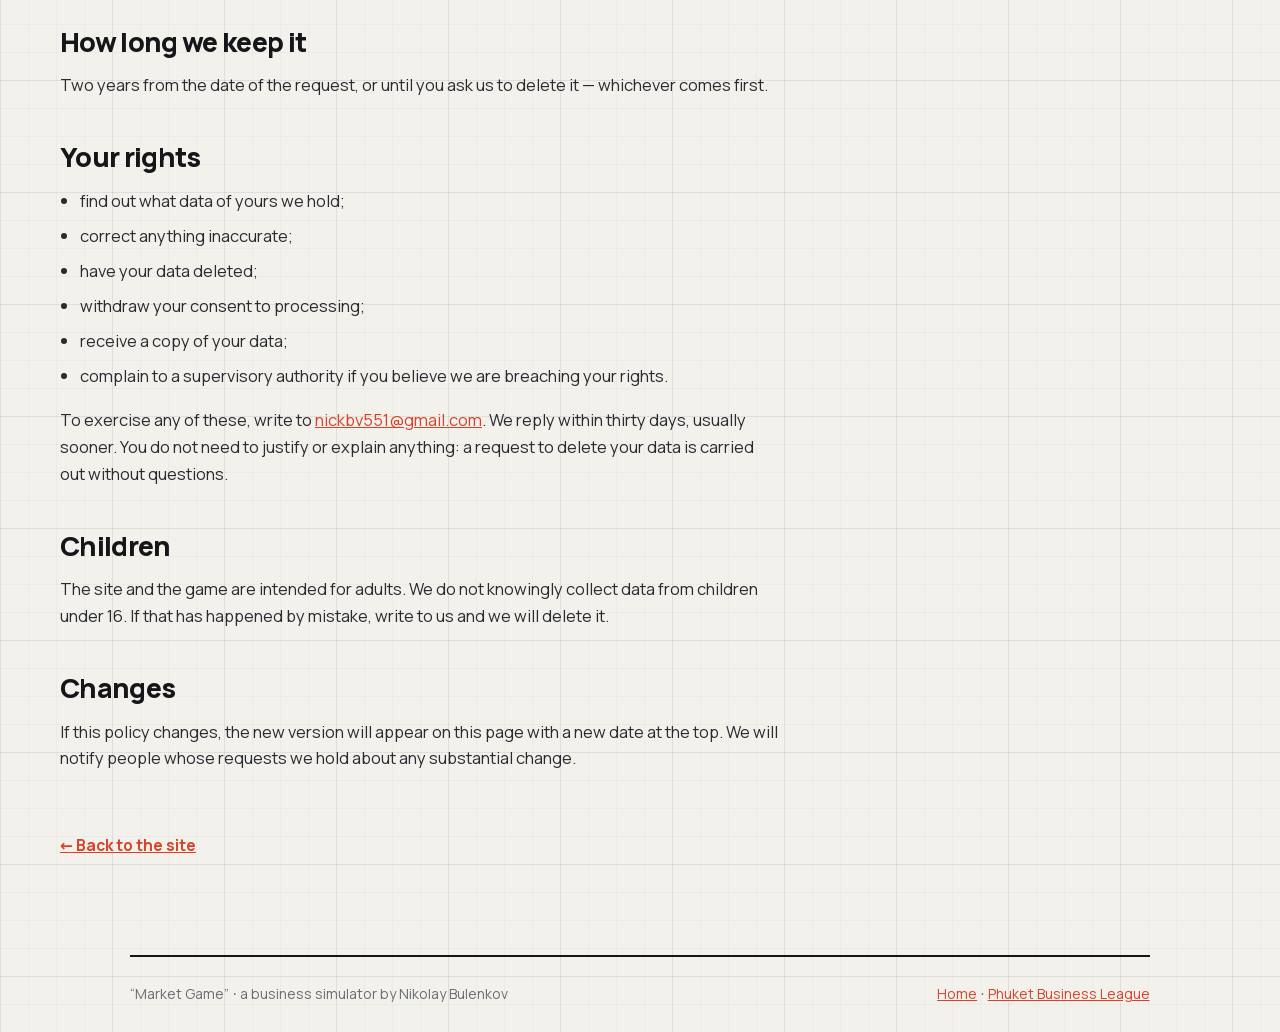
<file: en/privacy.html>
<!DOCTYPE html>
<html lang="en">
<head>
<meta charset="utf-8">
<title>Market Game</title>
<!-- Адрес переехал: сайт теперь только на английском. Страница перенаправляет
     на новый адрес и не индексируется. -->
<meta name="robots" content="noindex">
<link rel="canonical" href="https://marketgame.club/privacy.html">
<meta http-equiv="refresh" content="0; url=../privacy.html">
<script>location.replace('../privacy.html' + location.search + location.hash);</script>
</head>
<body>
<p>This page has moved: <a href="../privacy.html">https://marketgame.club/privacy.html</a></p>
</body>
</html>
</file>
<file: styles.css>
/* Вёрстка сайта «Рыночек Порешает». Одна на все языковые версии.
   Файл лежит в корне, поэтому пути к шрифтам ниже работают
   и для /, и для /en/, и для /phuket/. */

@font-face{font-family:'Unbounded';src:url('Unbounded.woff2') format('woff2');font-weight:200 900;font-style:normal;font-display:swap}
@font-face{font-family:'Manrope';src:url('Manrope.woff2') format('woff2');font-weight:200 800;font-style:normal;font-display:swap}

:root{
  --paper:#F2F1EC;
  --paper-2:#E8E7E0;
  --ink:#16161A;
  --ink-2:#2A2A31;
  --mute:#6C6C74;
  --red:#D8422A;
  --red-dk:#B0331F;
  --line:#D3D2CA;
  --line-2:#E0DFD8;

  --disp:'Unbounded','Manrope',system-ui,sans-serif;
  --sans:'Manrope',system-ui,-apple-system,'Segoe UI',sans-serif;

  --grid:
    linear-gradient(rgba(22,22,26,.055) 1px, transparent 1px),
    linear-gradient(90deg, rgba(22,22,26,.055) 1px, transparent 1px),
    linear-gradient(rgba(22,22,26,.028) 1px, transparent 1px),
    linear-gradient(90deg, rgba(22,22,26,.028) 1px, transparent 1px);
  --grid-dark:
    linear-gradient(rgba(242,241,236,.055) 1px, transparent 1px),
    linear-gradient(90deg, rgba(242,241,236,.055) 1px, transparent 1px),
    linear-gradient(rgba(242,241,236,.028) 1px, transparent 1px),
    linear-gradient(90deg, rgba(242,241,236,.028) 1px, transparent 1px);
  --grid-size:112px 112px,112px 112px,28px 28px,28px 28px;

  --pad:clamp(26px,5.5vw,72px);
  --maxw:1160px;
}
*{box-sizing:border-box}
html{-webkit-text-size-adjust:100%;scroll-behavior:smooth}
body{margin:0;background-color:var(--paper);background-image:var(--grid);background-size:var(--grid-size);color:var(--ink);font-family:var(--sans);font-size:17px;line-height:1.62;-webkit-font-smoothing:antialiased}
img{max-width:100%;height:auto;display:block}
a{color:var(--red)}
:focus-visible{outline:3px solid var(--red);outline-offset:3px}

.wrap{max-width:var(--maxw);margin:0 auto;padding-left:var(--pad);padding-right:var(--pad)}
.sect{padding:clamp(52px,7.5vw,96px) 0}
.sect--tint{background-color:var(--paper-2);background-image:var(--grid);background-size:var(--grid-size)}
.sect--dark{background-color:var(--ink);color:var(--paper);background-image:var(--grid-dark);background-size:var(--grid-size)}
.sect--dark .mute,.sect--dark .lede{color:#A9A9B2}
.sect--dark .eyebrow{color:#FF7A5C}

h1,h2{margin:0;line-height:1.06;letter-spacing:-.025em;font-weight:800}
/* Заголовок набирается прописными в display-шрифте, переносить слова нельзя —
   перенос рубит слово посередине. Поэтому кегль привязан не к ширине окна,
   а к ширине собственной колонки (cqw): длина заголовка сильно зависит от
   языка, и по vw русский вариант вылезал из колонки на картинку. */
/* word-spacing компенсирует отрицательный letter-spacing: тот сжимает и пробел
   тоже, и в жирном прописном начертании слова начинают сливаться */
h1{font-family:var(--disp);font-weight:800;font-size:clamp(30px,11.4cqw,84px);letter-spacing:-.035em;word-spacing:.14em;line-height:.96;text-transform:uppercase}
h2{font-size:clamp(26px,3.9vw,44px);margin-bottom:.5em}
h3{margin:0 0 8px;font-size:19px;font-weight:700;letter-spacing:-.008em}
p{margin:0 0 1.05em}
.lede{font-size:clamp(17px,1.95vw,21px);line-height:1.5;color:var(--mute);max-width:58ch}
.prose{max-width:64ch}
.prose p:last-child{margin-bottom:0}
.mute{color:var(--mute)}

.eyebrow{display:block;font-size:12px;font-weight:800;letter-spacing:.16em;color:var(--red);margin-bottom:16px}

/* кнопки-<button> браузер по умолчанию набирает системным шрифтом, а не шрифтом страницы */
button{font-family:inherit}
.btn{display:inline-block;padding:16px 32px;font-weight:700;font-size:16.5px;letter-spacing:.005em;text-decoration:none;border:2px solid var(--red);background:var(--red);color:#FFF6F3;border-radius:3px;transition:background .15s,border-color .15s,transform .12s}
.btn:hover{background:var(--red-dk);border-color:var(--red-dk)}
.btn:active{transform:translateY(1px)}
.btn--line{background:transparent;color:var(--ink);border-color:var(--ink)}
.btn--line:hover{background:var(--ink);color:var(--paper);border-color:var(--ink)}
.sect--dark .btn--line{color:var(--paper);border-color:rgba(242,241,236,.5)}
.sect--dark .btn--line:hover{background:var(--paper);color:var(--ink);border-color:var(--paper)}
.btns{display:flex;flex-wrap:wrap;gap:12px}
.undercta{font-size:14.5px;color:var(--mute);margin:16px 0 0;max-width:46ch}

/* шапка */
.bar{display:flex;align-items:center;justify-content:space-between;flex-wrap:wrap;gap:12px 16px;padding:16px 0;border-bottom:2px solid var(--ink)}
.logo{font-family:var(--disp);font-weight:800;font-size:16px;letter-spacing:-.02em;text-transform:uppercase;line-height:1.1}
.logo em{font-style:normal;color:var(--red)}
.bar__right{display:flex;align-items:center;flex-wrap:wrap;gap:10px 18px}
.bar__tg{font-size:14.5px;font-weight:700;letter-spacing:.005em;text-decoration:none;color:var(--ink);white-space:nowrap;border-bottom:2px solid var(--red);padding-bottom:2px}

/* переключатель языков */
.lang{display:flex;align-items:stretch;border:2px solid var(--ink);border-radius:3px;overflow:hidden}
.lang a,.lang span{display:block;padding:6px 11px;font-size:13px;font-weight:800;letter-spacing:.06em;line-height:1.3;text-decoration:none;border:0;border-left:2px solid var(--ink)}
.lang :first-child{border-left:0}
.lang a{color:var(--ink);background:transparent;transition:background .15s,color .15s}
.lang a:hover{background:var(--ink);color:var(--paper)}
.lang span{background:var(--red);color:#FFF6F3}

/* герой */
.hero{padding-top:clamp(36px,5vw,64px);padding-bottom:clamp(40px,5vw,64px)}
.hero__in{display:grid;gap:clamp(28px,4vw,52px);align-items:center}
.hero__in>*{min-width:0}
/* точка отсчёта для cqw в заголовке — ширина текстовой колонки */
.hero__in>div:first-child{container-type:inline-size}
@media(min-width:900px){.hero__in{grid-template-columns:minmax(0,1fr) minmax(0,.92fr)}}
.hero h1{margin-bottom:20px}
.hero h1 span{display:block;color:var(--red)}
.hero .lede{max-width:44ch;margin-bottom:28px;font-size:clamp(17.5px,2vw,21px);color:var(--ink-2)}
.hero__pic{border:2px solid var(--ink);background:#fff;overflow:hidden}
.hero__pic img{width:100%}

/* характеристики */
.specs{display:grid;grid-template-columns:repeat(2,1fr);gap:1px;background:var(--line);border:1px solid var(--line);margin-top:clamp(30px,4.5vw,48px)}
@media(min-width:760px){.specs{grid-template-columns:repeat(4,1fr)}}
.specs div{background:var(--paper);padding:20px}
.specs dt{font-size:11.5px;font-weight:800;letter-spacing:.12em;color:var(--mute);margin-bottom:7px}
.specs dd{margin:0;font-family:var(--disp);font-weight:600;font-size:19px;letter-spacing:-.02em}
.specnote{font-size:14.5px;color:var(--mute);margin-top:14px;max-width:62ch}

/* сетка текста */
.split{display:grid;gap:clamp(24px,4vw,56px)}
@media(min-width:900px){.split{grid-template-columns:minmax(0,.82fr) minmax(0,1.18fr);align-items:start}}

/* шаги */
.steps{counter-reset:s;display:grid;gap:1px;background:var(--line);border:1px solid var(--line);margin-top:clamp(26px,4vw,40px)}
@media(min-width:720px){.steps{grid-template-columns:1fr 1fr}}
.steps article{background:var(--paper);padding:26px 24px;counter-increment:s}
.sect--tint .steps article{background:var(--paper-2)}
.steps article::before{content:counter(s,decimal-leading-zero);display:block;font-family:var(--disp);font-weight:700;font-size:26px;color:var(--red);letter-spacing:-.03em;margin-bottom:12px}
.steps p{margin:0;font-size:16px;color:var(--mute)}

/* инструменты */
.tools{display:grid;grid-template-columns:repeat(2,1fr);gap:10px;margin-top:clamp(24px,3.5vw,38px)}
@media(min-width:820px){.tools{grid-template-columns:repeat(4,1fr)}}
.tools span{border:1.5px solid var(--ink);padding:15px 16px;font-weight:700;font-size:16px;letter-spacing:0;background:var(--paper)}
.sect--tint .tools span{background:var(--paper-2)}
.figure{border:2px solid var(--ink);background:#fff;line-height:0;margin:clamp(26px,4vw,42px) 0 0}
.figure img{width:100%}
.figure--mid{max-width:880px}
.sect--dark .figure{border-color:rgba(242,241,236,.42)}
.figcap{font-size:14px;color:var(--mute);margin-top:12px;line-height:1.5}

/* карточки */
.cards{display:grid;gap:14px;margin-top:clamp(26px,4vw,40px)}
@media(min-width:720px){.cards--2{grid-template-columns:1fr 1fr}.cards--4{grid-template-columns:repeat(2,1fr)}}
@media(min-width:1000px){.cards--4{grid-template-columns:repeat(4,1fr)}}
.card{border:2px solid var(--ink);padding:24px;background:var(--paper)}
.sect--tint .card{background:var(--paper-2)}
.card__tag{display:block;font-size:11.5px;font-weight:800;letter-spacing:.13em;color:var(--red);margin-bottom:12px}
.card p{margin:0;font-size:15.5px;color:var(--mute)}

/* список наблюдений */
.seen{list-style:none;margin:clamp(22px,3vw,32px) 0 0;padding:0;border-top:1px solid var(--line-2)}
@media(min-width:760px){.seen{display:grid;grid-template-columns:1fr 1fr;column-gap:44px}}
.seen li{padding:14px 0 14px 26px;border-bottom:1px solid var(--line-2);position:relative;font-size:16px}
.seen li::before{content:"";position:absolute;left:0;top:23px;width:13px;height:2px;background:var(--red)}

/* автор */
.author{display:grid;gap:clamp(26px,4vw,48px);align-items:start}
@media(min-width:860px){.author{grid-template-columns:300px minmax(0,1fr)}}
.author__photo{border:2px solid var(--ink);background:var(--paper-2)}
.regs{list-style:none;margin:22px 0 0;padding:0;border-top:1px solid var(--line-2)}
.regs li{display:grid;gap:6px;padding:20px 0;border-bottom:1px solid var(--line-2);font-size:16px}
@media(min-width:600px){.regs li{grid-template-columns:110px 1fr;gap:24px;align-items:start}}
.regs b{font-weight:700;font-size:14px;color:var(--red);letter-spacing:.02em;line-height:1.7}
.regs li>div>p{margin:0}
.cert{display:block;max-width:340px;margin-top:16px;border:2px solid var(--ink);background:#fff;line-height:0;transition:transform .15s,box-shadow .15s}
.cert:hover{transform:translateY(-2px);box-shadow:6px 6px 0 var(--ink)}
.cert img{width:100%}
.viscap{display:block;font-size:13.5px;color:var(--mute);margin-top:9px;line-height:1.5}
.orglogo{margin-top:18px;width:auto}
.orglogo--like{height:44px}
.orglogo--mail{height:30px}
.offer{margin-top:clamp(26px,3.5vw,38px);border:2px solid var(--ink);padding:clamp(22px,3vw,30px);background:var(--paper)}
.offer h3{font-size:20px}
.offer p{font-size:16px;color:var(--mute)}

/* телеграм */
.tg{border:2px solid var(--ink);padding:clamp(26px,4vw,44px);background:var(--paper)}
.sect--tint .tg{background:var(--paper-2)}

.final h2{max-width:16ch}
.foot{padding:26px 0;border-top:2px solid var(--ink);font-size:14px;color:var(--mute);display:flex;flex-wrap:wrap;gap:8px 24px;justify-content:space-between}

/* --- интерактивная модель рынка --- */
.sim{display:grid;gap:16px;margin-top:clamp(28px,4vw,44px)}
@media(min-width:900px){.sim{grid-template-columns:minmax(0,.86fr) minmax(0,1.14fr)}}
.sim__panel{background:#1C1C23;border:1px solid rgba(242,241,236,.16);padding:clamp(20px,3vw,30px)}
.sim__t{margin:0 0 4px;font-size:clamp(18px,2vw,21px);font-weight:700;letter-spacing:-.01em;color:var(--paper)}
.sim__sub{margin:0 0 22px;font-size:11.5px;font-weight:700;letter-spacing:.11em;text-transform:uppercase;color:#8A8A95}

.sim__row{margin-bottom:20px}
.sim__row label{display:inline-block;font-size:15.5px;font-weight:700;color:var(--paper)}
.sim__row output{float:right;font-size:15.5px;font-weight:700;color:var(--red);font-variant-numeric:tabular-nums}
.sim__row input[type=range]{
  -webkit-appearance:none;appearance:none;display:block;clear:both;width:100%;margin:12px 0 0;
  height:6px;border-radius:3px;background:#3A3A46;cursor:pointer;
}
.sim__row input[type=range]::-webkit-slider-thumb{-webkit-appearance:none;appearance:none;width:19px;height:19px;border-radius:50%;background:var(--red);border:2px solid #1C1C23;box-shadow:0 0 0 1px var(--red);cursor:pointer}
.sim__row input[type=range]::-moz-range-thumb{width:15px;height:15px;border-radius:50%;background:var(--red);border:2px solid #1C1C23;box-shadow:0 0 0 1px var(--red);cursor:pointer}
.sim__row input[type=range]:focus-visible{outline:2px solid var(--red);outline-offset:4px}

.sim__btns{display:flex;flex-wrap:wrap;gap:10px;margin:26px 0 22px}
.sim .btn{padding:13px 22px;font-size:15px}
/* Приглашение подвигать рычаги. Стоит прямо над калькулятором, потому что
   без него блок читается как иллюстрация, а не как то, что можно потрогать. */
.simcta{margin:clamp(20px,3vw,28px) 0 0;padding:16px 20px;border-left:3px solid var(--red);background:rgba(216,66,42,.1);font-size:16.5px;line-height:1.55;color:#A9A9B2;max-width:76ch}
.simcta b{font-weight:800;color:var(--paper)}
.sim__cashlab{margin:0 0 4px;font-size:11.5px;font-weight:700;letter-spacing:.11em;text-transform:uppercase;color:#8A8A95}
.sim__cash{margin:0;font-family:var(--disp);font-weight:600;font-size:clamp(23px,3.4vw,33px);letter-spacing:-.02em;color:var(--paper);font-variant-numeric:tabular-nums;overflow-wrap:break-word}
.sim__verdict{margin:16px 0 0;font-size:15.5px;color:#E9A63C;line-height:1.5}

.sim__bars{display:grid;gap:11px;margin-bottom:24px}
.simbar{display:grid;grid-template-columns:34px 1fr 46px;gap:12px;align-items:center}
.simbar b{font-size:13.5px;font-weight:700;color:#A9A9B4;font-variant-numeric:tabular-nums}
.simbar--me b{color:var(--red)}
.simbar__track{height:19px;background:#2A2A33;border-radius:2px;overflow:hidden}
.simbar__fill{height:100%;border-radius:2px;transition:width .35s cubic-bezier(.3,.7,.3,1)}
.simbar span{font-size:13.5px;font-weight:700;color:#A9A9B4;text-align:right;font-variant-numeric:tabular-nums}
.simbar--me span{color:var(--paper)}

.sim__stats{margin:0;padding:20px 0 0;border-top:1px solid rgba(242,241,236,.14)}
.sim__stats div{display:flex;justify-content:space-between;align-items:baseline;gap:16px;padding:11px 0;border-bottom:1px solid rgba(242,241,236,.08)}
.sim__stats div:last-child{border-bottom:0}
.sim__stats dt{font-size:15.5px;color:#A9A9B4}
.sim__stats dd{margin:0;font-size:15.5px;font-weight:700;color:var(--paper);font-variant-numeric:tabular-nums;text-align:right}
.sim__stats .plus{color:#4FBF7F}
.sim__stats .minus{color:#F2705A}
.sim__warn{margin:18px 0 0;padding:13px 15px;border-left:3px solid #E9A63C;background:rgba(233,166,60,.09);font-size:14.5px;color:#E6C88C;line-height:1.5}

/* --- лиги --- */
.leagues{display:grid;gap:14px;margin-top:clamp(26px,4vw,40px)}
@media(min-width:900px){.leagues{grid-template-columns:repeat(3,1fr)}}
.league{display:flex;flex-direction:column;border:2px solid var(--ink);padding:26px 24px;background:var(--paper)}
.sect--tint .league{background:var(--paper-2)}
.league--hot{border-color:var(--red);box-shadow:5px 5px 0 var(--red)}
.league__tag{display:block;font-size:11.5px;font-weight:800;letter-spacing:.13em;color:var(--red);margin-bottom:12px}
.league__name{font-family:var(--disp);font-weight:700;font-size:23px;letter-spacing:-.02em;margin:0 0 4px;line-height:1.15}
.league__price{font-family:var(--disp);font-weight:700;font-size:clamp(30px,4vw,40px);letter-spacing:-.03em;line-height:1;margin:10px 0 2px}
.league__per{display:block;font-family:var(--sans);font-size:13.5px;font-weight:700;color:var(--mute);letter-spacing:0;margin-bottom:18px}
.league__who{font-size:15.5px;color:var(--mute);margin:0 0 18px}
.league__facts{list-style:none;margin:0 0 24px;padding:0;font-size:15px}
.league__facts li{position:relative;padding:7px 0 7px 20px;border-bottom:1px solid var(--line-2)}
.league__facts li::before{content:"";position:absolute;left:0;top:16px;width:10px;height:2px;background:var(--red)}
.league__facts li:last-child{border-bottom:0}
.league .btn{margin-top:auto;text-align:center}
.leaguenote{margin:clamp(20px,3vw,28px) 0 0;font-size:16px;color:var(--mute);max-width:70ch}
.leaguenote b{color:var(--ink);font-weight:700}

/* --- календарь игр ---
   Список собирается скриптом, поэтому разметка описана в schedule.js,
   а здесь — только оформление. Блок тёмный: он единственный на странице
   меняется сам по себе, и его стоит отделить от остального. */
.schedule{margin-top:clamp(26px,4vw,40px)}
.schedule__count{font-size:13.5px;font-weight:700;letter-spacing:.06em;text-transform:uppercase;color:#A9A9B2;margin:0 0 16px}
.games{display:grid;gap:8px}
/* фильтр по регионам над списком игр */
.schedule__filters{display:flex;flex-wrap:wrap;gap:8px;margin:0 0 18px}
.chip{font:inherit;font-size:14px;font-weight:700;padding:8px 14px;border:1.5px solid rgba(242,241,236,.3);border-radius:999px;background:transparent;color:var(--paper);cursor:pointer;transition:background .15s,border-color .15s}
.chip:hover{border-color:var(--paper)}
.chip--on{background:var(--paper);color:var(--ink);border-color:var(--paper)}
.game__kind{display:block;font-size:11px;font-weight:800;letter-spacing:.12em;text-transform:uppercase;color:#FF7A5C;margin-bottom:6px}
/* список штатов пояса: длинный, поэтому мелко и приглушённо */
.game__states{margin:-2px 0 6px;font-size:13px;line-height:1.5;color:#A9A9B2;letter-spacing:.02em}
.game{display:grid;gap:6px 20px;align-items:start;padding:17px 20px;border:1px solid rgba(242,241,236,.16);background:rgba(242,241,236,.035)}
.game--next{border-color:var(--red);background:rgba(216,66,42,.1)}
.game h3{margin:0 0 6px;font-size:18px;color:var(--paper)}
.game__date{display:block;font-family:var(--disp);font-weight:700;font-size:17px;letter-spacing:-.02em;line-height:1.2;color:var(--paper)}
/* Intl отдаёт день недели со строчной («суббота, 19 сентября»). capitalize
   поднял бы и «Сентября» тоже, поэтому трогаем только первую букву. */
.game__date::first-letter{text-transform:uppercase}
.game__rel{display:block;font-size:13.5px;color:#A9A9B2;margin-top:3px}
.game__flag{display:inline-block;font-size:11px;font-weight:800;letter-spacing:.13em;text-transform:uppercase;color:#FFF6F3;background:var(--red);padding:3px 8px;margin-bottom:9px}
.game__time{margin:0;font-size:15.5px;color:var(--paper)}
/* Шесть городов ровной сеткой: в строку они не помещаются, а перенос
   «пять и один» смотрится обрывом. */
.game__clocks{display:grid;grid-template-columns:repeat(2,minmax(0,1fr));gap:3px 12px;margin:9px 0 0;font-size:13px;color:#A9A9B2}
.game__clocks b{font-weight:700;color:#8C8C96;font-size:11px;letter-spacing:.08em;text-transform:uppercase}
/* ±1 — в этом городе уже другие сутки */
.game__clocks i{font-style:normal;color:#FF7A5C;font-size:10.5px;font-weight:700;vertical-align:super;margin-left:1px;letter-spacing:0}
.game__go .btn{padding:12px 22px;font-size:15px;white-space:nowrap}
/* на узком экране кнопка занимает всю ширину, иначе она болтается в пустоте */
.game__go{margin-top:6px}
.game__go .btn{width:100%;text-align:center}
@media(min-width:820px){
  .game{grid-template-columns:175px minmax(0,1fr) auto;gap:20px}
  .game__clocks{grid-template-columns:repeat(3,minmax(0,1fr))}
  .game__go{margin-top:0;align-self:center}
  .game__go .btn{width:auto}
}
.schedule__note{margin:clamp(18px,2.6vw,26px) 0 0;font-size:15.5px;color:#A9A9B2;max-width:70ch}
.schedule__note b{color:var(--paper);font-weight:700}
.sect--dark .leaguenote b{color:var(--paper)}

/* --- FAQ --- */
.faq{margin-top:clamp(26px,4vw,40px);border-top:1px solid var(--line-2)}
.faq details{border-bottom:1px solid var(--line-2)}
.faq summary{cursor:pointer;list-style:none;padding:18px 34px 18px 0;position:relative;font-size:17px;font-weight:700;letter-spacing:-.008em}
.faq summary::-webkit-details-marker{display:none}
.faq summary::after{content:"";position:absolute;right:6px;top:50%;width:9px;height:9px;margin-top:-7px;border-right:2px solid var(--red);border-bottom:2px solid var(--red);transform:rotate(45deg);transition:transform .15s}
.faq details[open] summary::after{transform:rotate(-135deg);margin-top:-2px}
.faq summary:hover{color:var(--red)}
.faq__a{margin:0;padding:0 0 20px;font-size:16px;color:var(--mute);max-width:72ch}

/* --- форма заявки --- */
.lf{padding:0;border:2px solid var(--ink);border-radius:3px;background:var(--paper);color:var(--ink);max-width:460px;width:calc(100% - 32px);box-shadow:8px 8px 0 rgba(22,22,26,.18)}
.lf::backdrop{background:rgba(22,22,26,.55)}
.lf__in{position:relative;padding:clamp(24px,4vw,34px)}
.lf__x{position:absolute;top:10px;right:12px;width:34px;height:34px;border:0;background:transparent;font-size:26px;line-height:1;color:var(--mute);cursor:pointer;border-radius:3px}
.lf__x:hover{color:var(--red)}
.lf__t{font-size:clamp(21px,3vw,26px);margin:0 0 6px;line-height:1.15}
.lf__sub{font-size:15px;color:var(--mute);margin:0 0 22px}
.lf__row{margin-bottom:15px}
.lf__row label{display:block;font-size:14px;font-weight:700;margin-bottom:6px}
.lf__row input,.lf__row select{width:100%;font:inherit;font-size:16px;padding:11px 13px;border:2px solid var(--line);border-radius:3px;background:#fff;color:var(--ink)}
.lf__row input:focus,.lf__row select:focus{outline:none;border-color:var(--ink)}
.lf__row--bad input,.lf__row--bad select{border-color:var(--red)}
.lf__hint{display:block;font-size:13px;color:var(--mute);margin-top:5px}
.lf__trap{position:absolute;left:-9999px;width:1px;height:1px;overflow:hidden}
.lf__check{display:flex;gap:10px;align-items:flex-start;margin:18px 0 0}
.lf__check input{margin-top:3px;width:17px;height:17px;flex:none;accent-color:var(--red)}
.lf__consent{font-size:14px;color:var(--mute);line-height:1.45}
.lf__actions{margin-top:22px}
.lf__actions .btn{width:100%;padding:14px 20px}
.lf__actions .btn:disabled{opacity:.6;cursor:default}
.lf__status{margin:14px 0 0;font-size:14.5px;line-height:1.45;min-height:1px}
.lf__status--bad{color:var(--red-dk)}
.lf__form--done{display:none}
.lf__done h3{font-size:20px;margin:0 0 8px}
.lf__done p{font-size:15.5px;color:var(--mute);margin:0 0 20px}
.lf__done .btn{width:100%;padding:14px 20px}

/* --- юридические страницы --- */
.legal{max-width:72ch}
.legal h2{font-size:clamp(21px,2.6vw,27px);margin:clamp(30px,4vw,44px) 0 .6em}
.legal h2:first-of-type{margin-top:0}
.legal p,.legal li{font-size:16.5px;color:var(--ink-2)}
.legal ul{padding-left:20px;margin:0 0 1.05em}
.legal li{margin-bottom:.5em}
/* плейсхолдеры под реквизиты бывают длинными — переносить им можно и нужно */
.legal .fill{background:rgba(216,66,42,.12);border-bottom:2px solid var(--red);padding:1px 5px;font-weight:700}
.legal__date{font-size:14.5px;color:var(--mute);margin-bottom:clamp(26px,4vw,38px)}
.backlink{display:inline-block;margin-top:clamp(30px,4vw,44px);font-weight:700;font-size:15.5px}

@keyframes rise{from{opacity:0;transform:translateY(16px)}to{opacity:1;transform:none}}
.hero h1,.hero .lede,.hero .btns,.hero .undercta,.hero__pic{animation:rise .7s cubic-bezier(.2,.75,.3,1) both}
.hero .lede{animation-delay:.07s}
.hero .btns{animation-delay:.14s}
.hero .undercta{animation-delay:.2s}
.hero__pic{animation-delay:.1s}
@media(prefers-reduced-motion:reduce){*{animation:none!important;transition:none!important}html{scroll-behavior:auto}}
</file>
<file: phuket/phuket.css>
/* Пхукетское сообщество. Подключается ПОСЛЕ общего styles.css:
   вёрстка, шрифты и сетка общие с главной, здесь — палитра старого города
   Пхукета и Андаманского моря плюс блоки, которых на главной нет.

   Пастельные цвета фасадов (розовый, жёлтый, мятный, голубой, персиковый)
   идут только в фон: светлый текст на них не читается. Текст и кнопки —
   глубоким морским. */

:root{
  --paper:#FBF6EE;
  --paper-2:#EAF3EF;
  --ink:#0F2A33;
  --ink-2:#1D3E48;
  --mute:#55686E;
  --red:#0E7C86;
  --red-dk:#0A6068;
  --line:#D2DAD4;
  --line-2:#E1E8E3;

  --aqua:#7FD8D2;
  --pink:#F2B8C0;
  --yellow:#F4D77F;
  --mint:#A9DCC8;
  --sky:#A9D2E6;
  --peach:#F3BF98;
  --dark-mute:#A8BCC0;

  --grid:
    linear-gradient(rgba(14,124,134,.06) 1px, transparent 1px),
    linear-gradient(90deg, rgba(14,124,134,.06) 1px, transparent 1px),
    linear-gradient(rgba(14,124,134,.03) 1px, transparent 1px),
    linear-gradient(90deg, rgba(14,124,134,.03) 1px, transparent 1px);
  --grid-dark:
    linear-gradient(rgba(127,216,210,.06) 1px, transparent 1px),
    linear-gradient(90deg, rgba(127,216,210,.06) 1px, transparent 1px),
    linear-gradient(rgba(127,216,210,.03) 1px, transparent 1px),
    linear-gradient(90deg, rgba(127,216,210,.03) 1px, transparent 1px);
}

/* цвета, которые в общем файле заданы для красной палитры */
.sect--dark .mute,.sect--dark .lede{color:var(--dark-mute)}
.sect--dark .eyebrow{color:var(--aqua)}
.lang span{color:#fff}
.btn{color:#fff}
.btn--line{color:var(--ink)}
.btn--line:hover{color:var(--paper)}
.sect--dark .btn--line{color:var(--paper);border-color:rgba(251,246,238,.6)}
.sect--dark .btn--line:hover{background:var(--paper);color:var(--ink);border-color:var(--paper)}
.btn--sm{padding:10px 18px;font-size:14.5px}
.sr{position:absolute;width:1px;height:1px;overflow:hidden;clip:rect(0 0 0 0);white-space:nowrap}

/* --- первый экран --- */
.logo em{color:var(--red)}
.hero__cta-note{margin:16px 0 0;font-size:15px;color:var(--mute)}
.hero__cta-note a{font-weight:700}

/* табло «ближайшее на острове» справа от заголовка */
.board{background:var(--ink);color:var(--paper);border:2px solid var(--ink);overflow:hidden;animation:rise .7s cubic-bezier(.2,.75,.3,1) .1s both}
.board__street{display:block;width:100%;height:auto;background:var(--paper)}
.board__in{padding:20px 20px 22px}
.board__t{display:block;font-size:12px;font-weight:800;letter-spacing:.16em;text-transform:uppercase;color:var(--aqua);margin:0 0 14px}
.board__foot{margin:14px 0 0;font-size:13.5px;color:var(--dark-mute)}
.board__foot a{color:var(--aqua)}

/* --- карточки встреч --- */
.meets__count{font-size:13.5px;font-weight:700;letter-spacing:.06em;text-transform:uppercase;color:var(--dark-mute);margin:0 0 16px}
.meets{display:grid;gap:8px}
.meet{display:grid;grid-template-columns:64px minmax(0,1fr);gap:6px 16px;align-items:start;padding:14px;border:1px solid rgba(251,246,238,.14);background:rgba(251,246,238,.04)}
.meet--next{border-color:var(--aqua);background:rgba(127,216,210,.08)}
.meet__date{display:flex;flex-direction:column;align-items:center;justify-content:center;padding:8px 4px 9px;background:var(--pink);color:var(--ink);text-align:center;line-height:1.1;border-radius:2px}
.meet__date span{font-size:11px;font-weight:800;letter-spacing:.08em;text-transform:uppercase}
.meet__date b{font-family:var(--disp);font-size:24px;font-weight:800;letter-spacing:-.02em;margin:2px 0}
.meet__tag{display:inline-block;font-size:11px;font-weight:800;letter-spacing:.12em;text-transform:uppercase;color:var(--ink);background:var(--pink);padding:2px 7px;margin-bottom:7px}
.meet h3{margin:0 0 4px;font-size:17px;color:var(--paper);line-height:1.3}
.meet__time{margin:0;font-size:14.5px;color:var(--dark-mute)}
.meet__time em{font-style:normal;color:var(--aqua);font-weight:700}
.meet__blurb{margin:8px 0 0;font-size:14.5px;color:var(--dark-mute);max-width:62ch}
.meet__go{grid-column:1 / -1}
.meet__go .btn{width:100%;text-align:center}

/* цвет даты и метки — по формату, как фасады на улице Талан */
.meet--game .meet__date,.meet--game .meet__tag,.fmt--game{--tone:var(--pink)}
.meet--breakfast .meet__date,.meet--breakfast .meet__tag,.fmt--breakfast{--tone:var(--yellow)}
.meet--workshop .meet__date,.meet--workshop .meet__tag,.fmt--workshop{--tone:var(--mint)}
.meet--talk .meet__date,.meet--talk .meet__tag,.fmt--talk{--tone:var(--sky)}
.meet--mixer .meet__date,.meet--mixer .meet__tag,.fmt--mixer{--tone:var(--peach)}
.meet__date,.meet__tag{background:var(--tone,var(--pink))}

@media(min-width:760px){
  .meets:not(.meets--mini) .meet{grid-template-columns:76px minmax(0,1fr) auto;padding:18px 20px;gap:20px}
  .meets:not(.meets--mini) .meet__date b{font-size:28px}
  .meets:not(.meets--mini) .meet__go{grid-column:auto;align-self:center}
  .meets:not(.meets--mini) .meet__go .btn{width:auto}
  .meets:not(.meets--mini) .meet h3{font-size:18px}
}
/* в табло первого экрана — плотнее: кнопка справа, без описания */
.meets--mini .meet{grid-template-columns:56px minmax(0,1fr);padding:12px}
.meets--mini .meet__date b{font-size:21px}
.meets--mini .meet h3{font-size:15.5px}
.meets--mini .meet__time{font-size:13.5px}
@media(min-width:520px){
  .meets--mini .meet{grid-template-columns:56px minmax(0,1fr) auto}
  .meets--mini .meet__go{grid-column:auto;align-self:center}
}

/* правила записи под календарём */
.rules{list-style:none;margin:clamp(22px,3vw,30px) 0 0;padding:0;display:grid;gap:10px}
@media(min-width:860px){.rules{grid-template-columns:repeat(3,1fr)}}
.rules li{padding:16px 18px;border-left:3px solid var(--aqua);background:rgba(127,216,210,.07);font-size:15.5px;color:var(--dark-mute)}
.rules b{display:block;color:var(--paper);margin-bottom:4px;font-size:16px}
.waitlist{display:flex;flex-wrap:wrap;align-items:center;gap:14px 22px;margin:clamp(22px,3vw,30px) 0 0;padding-top:clamp(18px,2.6vw,24px);border-top:1px solid rgba(251,246,238,.14)}
.waitlist p{margin:0;max-width:60ch;color:var(--dark-mute);font-size:16px}
.waitlist b{color:var(--paper)}

/* --- миссия --- */
.mission{display:grid;gap:14px;margin-top:clamp(26px,4vw,40px)}
@media(min-width:860px){.mission{grid-template-columns:repeat(3,1fr)}}
.mission article{border:2px solid var(--ink);background:var(--paper);padding:24px}
.mission h3{font-size:12px;font-weight:800;letter-spacing:.14em;text-transform:uppercase;color:var(--red);margin:0 0 12px}
.mission p{margin:0;font-size:17.5px;line-height:1.5;color:var(--ink)}

/* --- модель торговых палат --- */
.principles{list-style:none;counter-reset:p;margin:clamp(26px,4vw,40px) 0 0;padding:0;display:grid;gap:14px}
@media(min-width:720px){.principles{grid-template-columns:1fr 1fr}}
@media(min-width:1040px){.principles{grid-template-columns:repeat(4,1fr)}}
.principles li{counter-increment:p;padding:22px 20px;border:1px solid rgba(251,246,238,.16);background:rgba(251,246,238,.035)}
.principles li::before{content:"0" counter(p);display:block;font-family:var(--disp);font-weight:800;font-size:30px;letter-spacing:-.03em;color:var(--aqua);margin-bottom:10px}
.principles h3{color:var(--paper);font-size:18px;margin:0 0 6px}
.principles p{margin:0;font-size:15.5px;color:var(--dark-mute)}

/* --- форматы встреч --- */
.fmts{display:grid;gap:14px;margin-top:clamp(26px,4vw,40px)}
@media(min-width:720px){.fmts{grid-template-columns:1fr 1fr}}
@media(min-width:1040px){.fmts{grid-template-columns:repeat(3,1fr)}}
.fmt{display:flex;flex-direction:column;border:2px solid var(--ink);background:var(--paper);overflow:hidden}
.fmt__top{background:var(--tone,var(--paper-2));padding:18px 20px 16px;border-bottom:2px solid var(--ink)}
.fmt__len{display:block;font-size:11.5px;font-weight:800;letter-spacing:.13em;text-transform:uppercase;color:var(--ink-2);margin-bottom:6px}
.fmt h3{margin:0;font-size:20px;line-height:1.2}
.fmt__body{padding:18px 20px 22px;flex:1;display:flex;flex-direction:column}
.fmt__body p{margin:0 0 12px;font-size:15.5px;color:var(--mute)}
.fmt__body p:last-child{margin-bottom:0}
.fmt__price{margin-top:auto!important;padding-top:10px;font-weight:700;color:var(--ink)!important}
.fmt--own{border-style:dashed;background:transparent}
.fmt--own .fmt__top{background:transparent}
.fmt--own .btn{margin-top:auto;align-self:flex-start}

/* --- для кого --- */
.who{display:grid;gap:12px;margin-top:clamp(26px,4vw,40px)}
@media(min-width:680px){.who{grid-template-columns:1fr 1fr}}
@media(min-width:1040px){.who{grid-template-columns:repeat(3,1fr)}}
.who div{padding:18px 20px;border:1.5px solid var(--ink);background:var(--paper)}
.who h3{font-size:17px;margin:0 0 4px}
.who p{margin:0;font-size:15px;color:var(--mute)}

/* --- игра и закрытые игры --- */
.duo{display:grid;gap:clamp(26px,4vw,48px);align-items:start}
@media(min-width:900px){.duo{grid-template-columns:minmax(0,1.15fr) minmax(0,.85fr)}}
.facts{list-style:none;margin:22px 0 0;padding:0;border-top:1px solid var(--line-2)}
/* строки лиг длинные — поэтому две колонки с выключкой влево, а не по краям */
.facts li{display:grid;grid-template-columns:minmax(110px,150px) minmax(0,1fr);gap:4px 18px;padding:12px 0;border-bottom:1px solid var(--line-2);font-size:16px;line-height:1.45}
.facts li span{color:var(--mute)}
.facts li b{font-weight:700}
.private{border:2px solid var(--ink);background:var(--paper-2);padding:clamp(22px,3vw,30px)}
.private h3{font-size:22px;margin:0 0 10px}
.private p{margin:0 0 18px;font-size:16px;color:var(--mute)}

/* --- партнёры --- */
.partners{display:grid;gap:14px;margin-top:clamp(26px,4vw,40px)}
@media(min-width:900px){.partners{grid-template-columns:repeat(3,1fr)}}
.partner{display:flex;flex-direction:column;border:2px solid var(--ink);background:var(--paper);padding:24px}
.partner h3{font-size:19px;margin:0 0 8px}
.partner p{margin:0 0 18px;font-size:15.5px;color:var(--mute)}
.partner .btn{margin-top:auto;align-self:flex-start}

/* --- контакты --- */
.contacts{display:flex;flex-wrap:wrap;gap:10px;margin-top:22px}
.contacts .btn{display:inline-flex;align-items:baseline;gap:8px}
.contacts small{font-weight:600;opacity:.75;font-size:13px}

/* улица из шопхаусов над подвалом */
.street{height:96px;background:url('shophouses.svg') repeat-x left bottom / auto 96px;border-bottom:2px solid var(--ink)}
</file>
